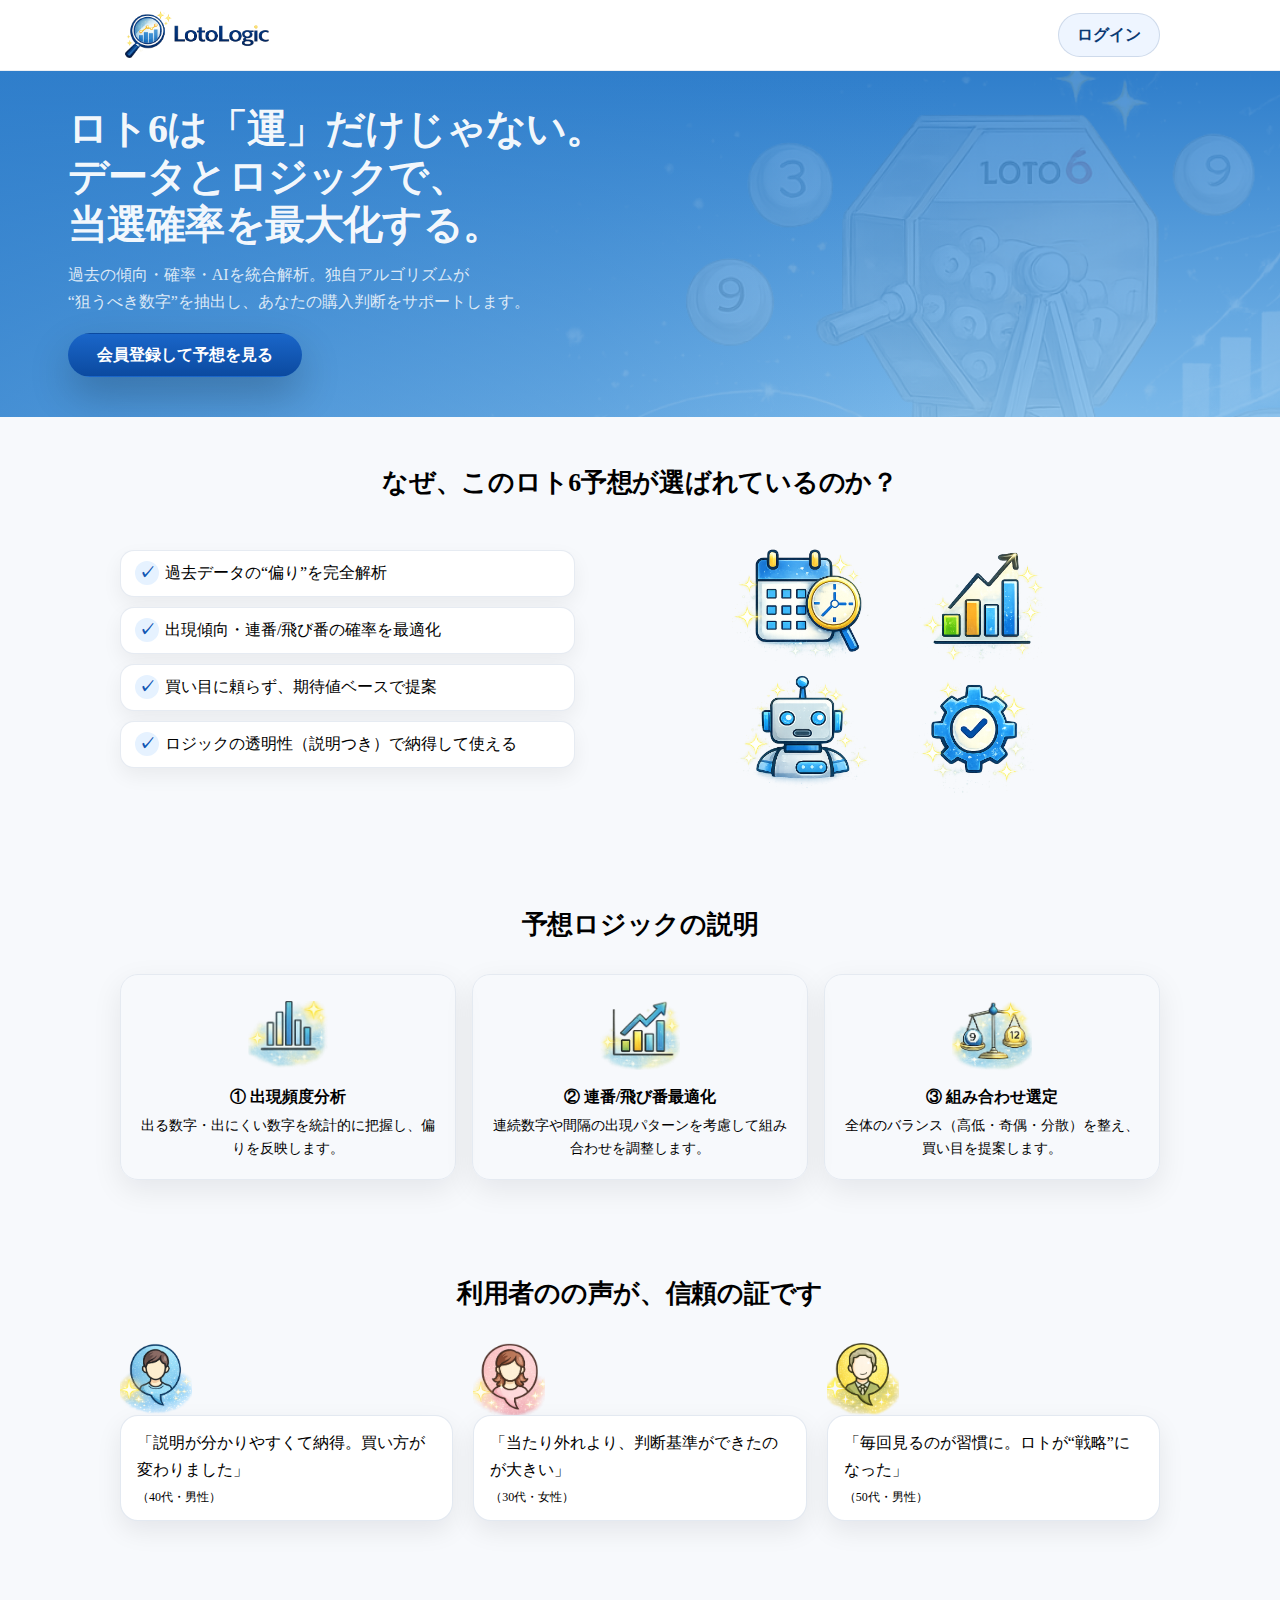
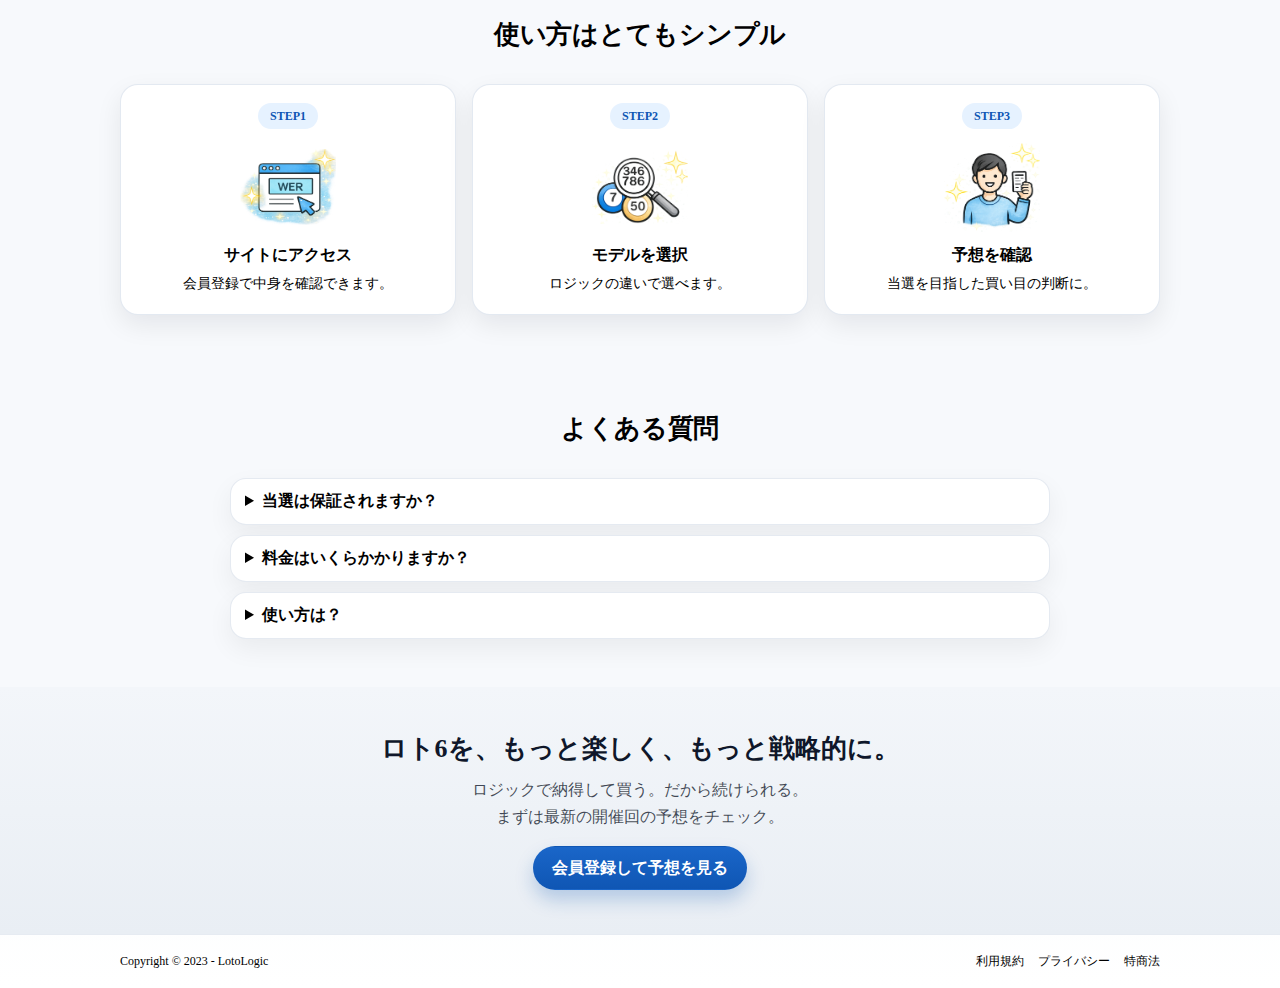
<file: frontend/index.html>
<!doctype html>
<html lang="ja">
<head>
  <meta charset="utf-8" />
  <meta name="viewport" content="width=device-width,initial-scale=1" />
  <title>LotoLogic</title>
  <link rel="stylesheet" href="./css/style.css" />
</head>
<body>

<header class="header">
  <div class="container header__inner">
    <a class="logo" href="/">
      <img class="logo__img logo__img--header" src="./assets/logo.webp" alt="LotoLogic">
    </a>


    <nav class="nav">
      <a class="btn btn--ghost" href="login.html">ログイン</a>
    </nav>
  </div>
</header>

<main>

  <!-- HERO -->
  <section class="hero">
    <div class="container container--hero hero__inner">
      <div class="hero__left">
        <h1 class="hero__title">
          ロト6は「運」だけじゃない。<br>
          データとロジックで、<br>
          当選確率を最大化する。
        </h1>
        <p class="hero__desc">
          過去の傾向・確率・AIを統合解析。独自アルゴリズムが<br>
          “狙うべき数字”を抽出し、あなたの購入判断をサポートします。
        </p>

        <div class="hero__cta">
          <a class="btn btn--primary" href="login.html">会員登録して予想を見る</a>
        </div>
      </div>
    </div>
  </section>

  <!-- WHY -->
  <section class="section reason">
    <div class="container">
      <h2 class="section__title">なぜ、このロト6予想が選ばれているのか？</h2>

      <div class="reason__layout">
        <div class="reason__media">
          <img src="./assets/reason-icons.webp"
              alt="理由アイコン"
              width="1280"
              height="640"
              loading="lazy"
              decoding="async">
        </div>

        <ul class="checklist reason__list">
          <li>過去データの“偏り”を完全解析</li>
          <li>出現傾向・連番/飛び番の確率を最適化</li>
          <li>買い目に頼らず、期待値ベースで提案</li>
          <li>ロジックの透明性（説明つき）で納得して使える</li>
        </ul>
      </div>
    </div>
  </section>


  <!-- LOGIC -->
  <section class="section section--alt">
    <div class="container">
      <h2 class="section__title">予想ロジックの説明</h2>

      <div class="cards3">
        <article class="card">
          <div class="card__icon">
            <img src="./assets/logic-frequency.webp"
                alt="出現頻度分析"
                width="56"
                height="56"
                loading="lazy">
          </div>
          <h3 class="card__title">① 出現頻度分析</h3>
          <p class="card__text">出る数字・出にくい数字を統計的に把握し、偏りを反映します。</p>
        </article>

        <article class="card">
          <div class="card__icon">
            <img src="./assets/logic-trend.webp"
                alt="傾向分析"
                width="56"
                height="56"
                loading="lazy">
          </div>
          <h3 class="card__title">② 連番/飛び番最適化</h3>
          <p class="card__text">連続数字や間隔の出現パターンを考慮して組み合わせを調整します。</p>
        </article>

        <article class="card">
          <div class="card__icon">
            <img src="./assets/logic-balance.webp"
                alt="組み合わせ最適化"
                width="56"
                height="56"
                loading="lazy">
          </div>
          <h3 class="card__title">③ 組み合わせ選定</h3>
          <p class="card__text">全体のバランス（高低・奇偶・分散）を整え、買い目を提案します。</p>
        </article>
      </div>
    </div>
  </section>

  <!-- TESTIMONIALS -->
  <section class="section">
    <div class="container">
      <h2 class="section__title">利用者のの声が、信頼の証です</h2>

      <div class="voices">
        <article class="voice">
          <div class="voice__avatar">
            <img src="./assets/voice-1.webp" alt="" width="56" height="56" loading="lazy">
          </div>
          <div class="voice__bubble">
            <p class="voice__text">「説明が分かりやすくて納得。買い方が変わりました」</p>
            <p class="voice__meta">（40代・男性）</p>
          </div>
        </article>

        <article class="voice">
          <div class="voice__avatar">
            <img src="./assets/voice-2.webp" alt="" width="56" height="56" loading="lazy">
          </div>
          <div class="voice__bubble">
            <p class="voice__text">「当たり外れより、判断基準ができたのが大きい」</p>
            <p class="voice__meta">（30代・女性）</p>
          </div>
        </article>

        <article class="voice">
          <div class="voice__avatar">
            <img src="./assets/voice-3.webp" alt="" width="56" height="56" loading="lazy">
          </div>
          <div class="voice__bubble">
            <p class="voice__text">「毎回見るのが習慣に。ロトが“戦略”になった」</p>
            <p class="voice__meta">（50代・男性）</p>
          </div>
        </article>
      </div>
    </div>
  </section>


  <!-- STEPS -->
  <section class="section section--alt">
    <div class="container">
      <h2 class="section__title">使い方はとてもシンプル</h2>

      <div class="steps">
        <article class="step">
          <p class="step__badge">STEP1</p>
          <div class="step__icon">
            <img src="./assets/step-1.webp" alt="" width="96" height="96" loading="lazy">
          </div>
          <h3 class="step__title">サイトにアクセス</h3>
          <p class="step__text">会員登録で中身を確認できます。</p>
        </article>

        <article class="step">
          <p class="step__badge">STEP2</p>
          <div class="step__icon">
            <img src="./assets/step-2.webp" alt="" width="96" height="96" loading="lazy">
          </div>
          <h3 class="step__title">モデルを選択</h3>
          <p class="step__text">ロジックの違いで選べます。</p>
        </article>

        <article class="step">
          <p class="step__badge">STEP3</p>
          <div class="step__icon">
            <img src="./assets/step-3.webp" alt="" width="96" height="96" loading="lazy">
          </div>
          <h3 class="step__title">予想を確認</h3>
          <p class="step__text">当選を目指した買い目の判断に。</p>
        </article>
      </div>
    </div>
  </section>


  <!-- FAQ -->
  <section class="section">
    <div class="container">
      <h2 class="section__title">よくある質問</h2>

      <div class="faq">
        <details class="faq__item">
          <summary>当選は保証されますか？</summary>
          <p>保証はできません。過去データの解析とロジックに基づき、判断材料を提供します。</p>
        </details>
        <details class="faq__item">
          <summary>料金はいくらかかりますか？</summary>
          <p>月額500円です。Stripe決済でいつでも解約できます。</p>
        </details>
        <details class="faq__item">
          <summary>使い方は？</summary>
          <p>開催中の回を確認し、モデルを選ぶだけで予想が表示されます。</p>
        </details>
      </div>
    </div>
  </section>

  <!-- BOTTOM CTA -->
  <section class="bottom-cta">
    <div class="container bottom-cta__inner">
      <h2 class="bottom-cta__title">ロト6を、もっと楽しく、もっと戦略的に。</h2>
      <p class="bottom-cta__text">
        ロジックで納得して買う。だから続けられる。<br>
        まずは最新の開催回の予想をチェック。
      </p>
      <div class="bottom-cta__buttons">
        <a class="btn btn--primary" href="login.html">会員登録して予想を見る</a>
      </div>
    </div>
  </section>

</main>

<footer class="footer">
  <div class="container footer__inner">
    <p class="footer__copy">Copyright © 2023 - LotoLogic</p>
    <div class="footer__links">
      <a href="terms.html">利用規約</a>
      <a href="privacy.html">プライバシー</a>
      <a href="tokusho.html">特商法</a>
    </div>
  </div>
</footer>

</body>
</html>
</file>
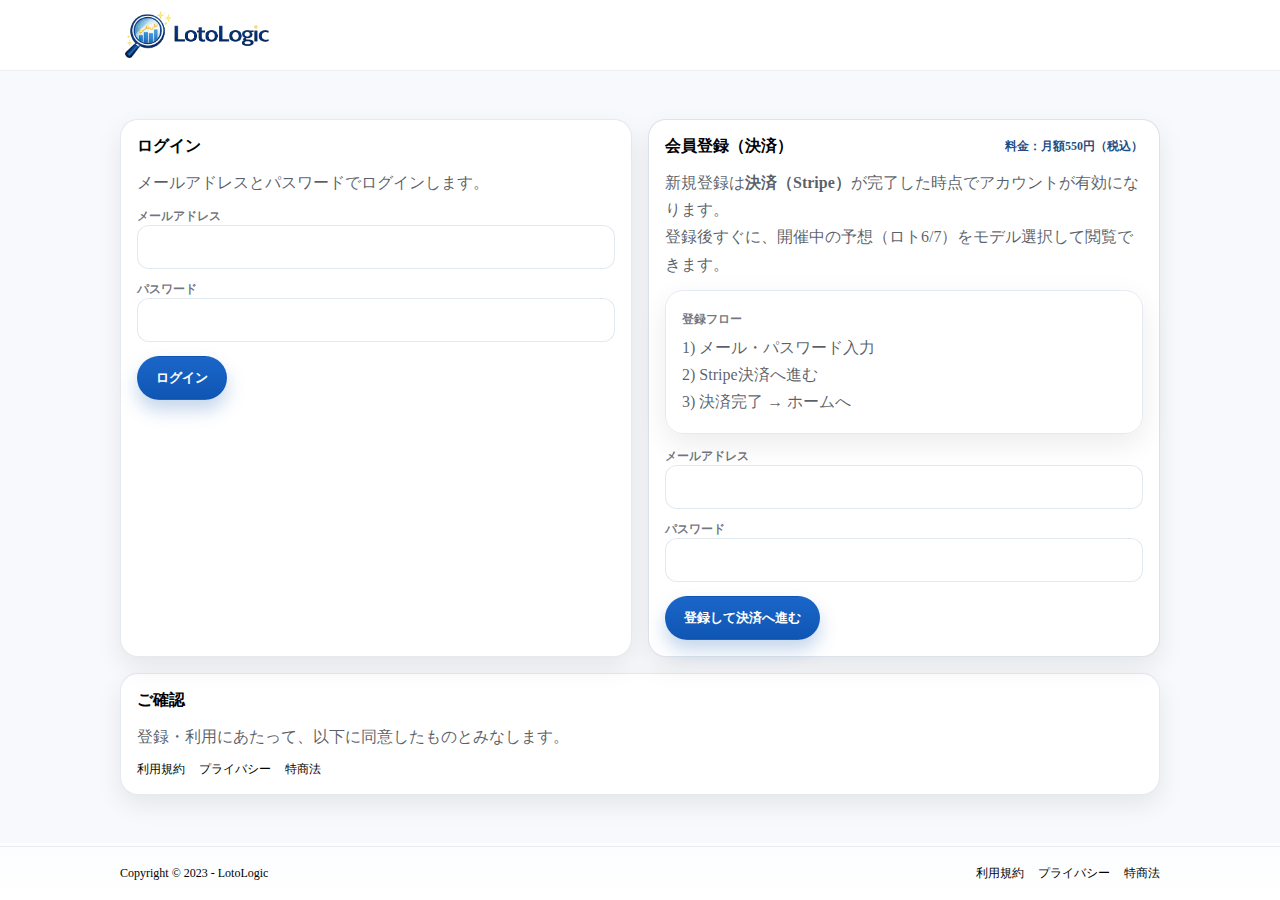
<file: frontend/home.html>
<!doctype html>
<html lang="ja">
<head>
  <meta charset="utf-8" />
  <meta name="viewport" content="width=device-width,initial-scale=1" />
  <title>ホーム | LotoLogic</title>
  <link rel="stylesheet" href="./css/style.css" />
</head>

<body class="page-home">

<header class="header">
  <div class="container header__inner">
    <a class="logo" href="index.html">
      <img class="logo__img logo__img--header" src="./assets/logo.webp" alt="LotoLogic">
    </a>

    <nav class="nav">
      <a class="btn btn--ghost" href="mypage.html">MYページ</a>
    </nav>
  </div>
</header>

<!-- サブナビ（タブ） -->
<div class="subnav">
  <div class="container subnav__inner">
    <a class="tab" href="home.html">ホーム</a>
    <a class="tab" href="loto6-logic.html">ロト6ロジック予想</a>
    <a class="tab" href="loto7-logic.html">ロト7ロジック予想</a>
    <a class="tab" href="loto6-fortune.html">ロト6占い予想</a>
    <a class="tab" href="loto7-fortune.html">ロト7占い予想</a>
    <a class="tab" href="results.html">当選結果</a>
    <a class="tab" href="mypage.html">MYページ</a>
  </div>
</div>

<main>
  <section class="section">
    <div class="container">

      <!-- ① 最新の抽選結果 -->
      <section class="panel panel--result">
        <div class="panel__head">
          <h2 class="panel__title">最新の抽選結果</h2>
          <a class="panel__link" href="results.html">過去の結果 →</a>
        </div>

        <div class="results-grid">
          <article class="result-card result-card--l6">
            <div class="result-head">
              <span class="badge badge--blue">ロト6</span>
              <p class="result-meta">第<span>1922</span>回（2026-01-08）</p>
            </div>

            <div class="nums nums--sm">
              <span class="num">04</span>
              <span class="num">12</span>
              <span class="num">15</span>
              <span class="num">18</span>
              <span class="num">26</span>
              <span class="num">40</span>
            </div>

            <a class="mini-link" href="results.html">詳細を見る →</a>
          </article>

          <article class="result-card result-card--l7">
            <div class="result-head">
              <span class="badge badge--gold">ロト7</span>
              <p class="result-meta">第<span>630</span>回（2026-01-09）</p>
            </div>

            <div class="nums nums--sm">
              <span class="num">04</span>
              <span class="num">12</span>
              <span class="num">15</span>
              <span class="num">18</span>
              <span class="num">26</span>
              <span class="num">40</span>
              <span class="num">41</span>
            </div>

            <a class="mini-link" href="results.html">詳細を見る →</a>
          </article>
        </div>
      </section>

      <!-- ② 開催中 -->
      <section class="panel panel--featured">
        <div class="panel__head">
          <h2 class="panel__title">開催中</h2>
        </div>

        <div class="draw-cards">
          <article class="draw-card">
            <span class="badge badge--blue">ロト6</span>
            <p class="draw-card__meta">第1923回（抽選日：2026-01-15）</p>
            <a class="btn btn--primary" href="loto6-logic.html">
              おすすめ予想を見る
            </a>
          </article>

          <article class="draw-card">
            <span class="badge badge--gold">ロト7</span>
            <p class="draw-card__meta">第631回（抽選日：2026-01-16）</p>
            <a class="btn btn--primary" href="loto7-fortune.html">
              おすすめ予想を見る
            </a>
          </article>
        </div>
      </section>

      
    </div>
  </section>
</main>

<footer class="footer">
  <div class="container footer__inner">
    <p class="footer__copy">Copyright © 2023 - LotoLogic</p>
    <div class="footer__links">
      <a href="terms.html">利用規約</a>
      <a href="privacy.html">プライバシー</a>
      <a href="tokusho.html">特商法</a>
    </div>
  </div>
</footer>

<script>window.LOTO_ENGINE_BASE="";</script>
<script src="./js/auth.js"></script>
<script>LotoAuth.requirePremium();</script>
</body>
</html>
</file>
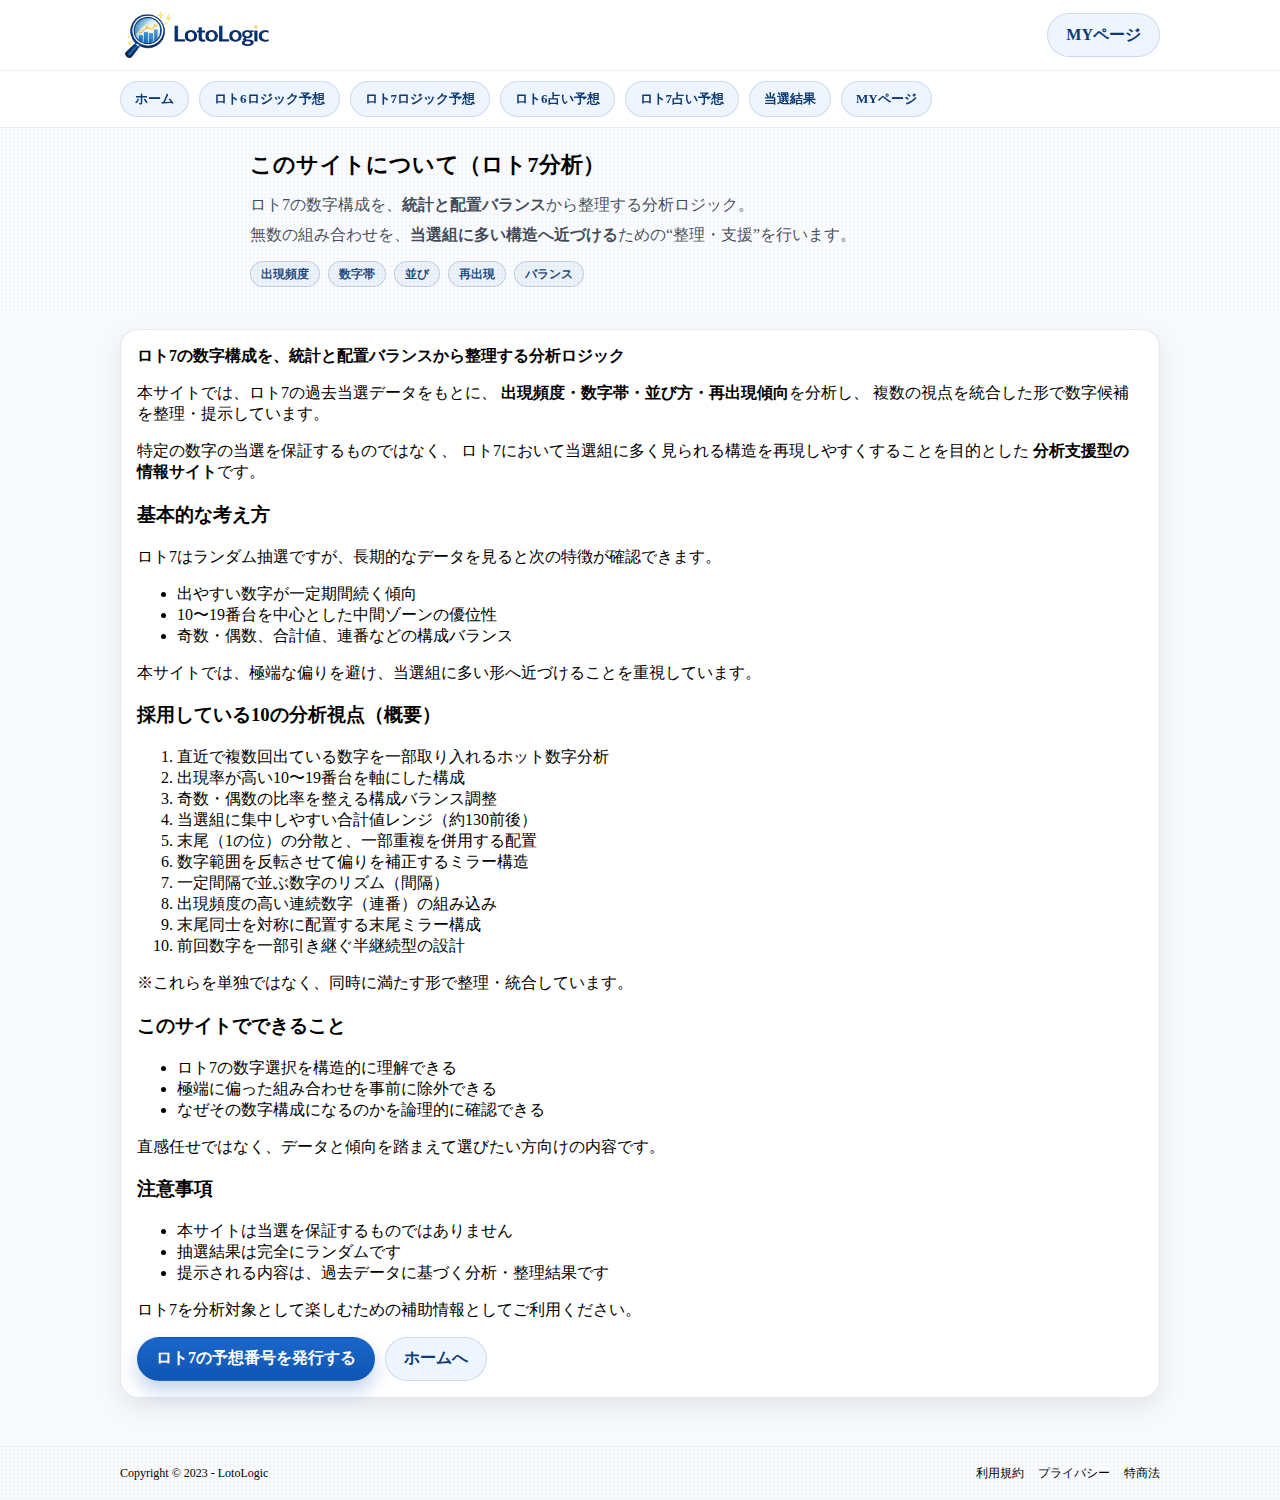
<file: frontend/logic-loto7.html>
<!doctype html>
<html lang="ja">
<head>
  <meta charset="utf-8" />
  <meta name="viewport" content="width=device-width,initial-scale=1" />
  <title>このサイトについて（ロト7分析） | LotoLogic</title>
  <link rel="stylesheet" href="./css/style.css" />
</head>

<body class="page-logic page-logic--loto7">

<header class="header">
  <div class="container header__inner">
    <a class="logo" href="home.html">
      <img class="logo__img logo__img--header" src="./assets/logo.webp" alt="LotoLogic">
    </a>
    <nav class="nav">
      <a class="btn btn--ghost" href="mypage.html">MYページ</a>
    </nav>
  </div>
</header>

<div class="subnav">
  <div class="container subnav__inner">
    <a class="tab" href="home.html">ホーム</a>
    <a class="tab" href="loto6-logic.html">ロト6ロジック予想</a>
    <a class="tab" href="loto7-logic.html">ロト7ロジック予想</a>
    <a class="tab" href="loto6-fortune.html">ロト6占い予想</a>
    <a class="tab" href="loto7-fortune.html">ロト7占い予想</a>
    <a class="tab" href="results.html">当選結果</a>
    <a class="tab" href="mypage.html">MYページ</a>
  </div>
</div>

<main class="logic-page">

  <!-- HERO（画像なし 1カラム） -->
  <section class="logic-hero">
    <div class="container">
      <div class="logic-hero__inner logic-hero__inner--single">
        <div class="logic-hero__left logic-hero__left--center">
          <h1 class="logic-hero__title">このサイトについて（ロト7分析）</h1>
          <p class="logic-hero__lead">
            ロト7の数字構成を、<strong>統計と配置バランス</strong>から整理する分析ロジック。<br>
            無数の組み合わせを、<strong>当選組に多い構造へ近づける</strong>ための“整理・支援”を行います。
          </p>

          <div class="logic-hero__chips" aria-hidden="true">
            <span class="chip">出現頻度</span>
            <span class="chip">数字帯</span>
            <span class="chip">並び</span>
            <span class="chip">再出現</span>
            <span class="chip">バランス</span>
          </div>
        </div>
      </div>
    </div>
  </section>

  <!-- 本文 -->
  <section class="section">
    <div class="container">

      <section class="panel analysis-about">
        <div class="panel__head">
          <h2 class="panel__title">ロト7の数字構成を、統計と配置バランスから整理する分析ロジック</h2>
        </div>

        <div class="about-box about-box--lead">
          <p>
            本サイトでは、ロト7の過去当選データをもとに、
            <strong>出現頻度・数字帯・並び方・再出現傾向</strong>を分析し、
            複数の視点を統合した形で数字候補を整理・提示しています。
          </p>
          <p>
            特定の数字の当選を保証するものではなく、
            ロト7において当選組に多く見られる構造を再現しやすくすることを目的とした
            <strong>分析支援型の情報サイト</strong>です。
          </p>
        </div>

        <div class="about-box">
          <h3 class="about-title">基本的な考え方</h3>
          <p class="about-note">
            ロト7はランダム抽選ですが、長期的なデータを見ると次の特徴が確認できます。
          </p>
          <ul class="about-list">
            <li>出やすい数字が一定期間続く傾向</li>
            <li>10〜19番台を中心とした中間ゾーンの優位性</li>
            <li>奇数・偶数、合計値、連番などの構成バランス</li>
          </ul>
          <p class="about-note">
            本サイトでは、極端な偏りを避け、当選組に多い形へ近づけることを重視しています。
          </p>
        </div>

        <div class="about-box">
          <h3 class="about-title">採用している10の分析視点（概要）</h3>
          <ol class="about-ol">
            <li>直近で複数回出ている数字を一部取り入れるホット数字分析</li>
            <li>出現率が高い10〜19番台を軸にした構成</li>
            <li>奇数・偶数の比率を整える構成バランス調整</li>
            <li>当選組に集中しやすい合計値レンジ（約130前後）</li>
            <li>末尾（1の位）の分散と、一部重複を併用する配置</li>
            <li>数字範囲を反転させて偏りを補正するミラー構造</li>
            <li>一定間隔で並ぶ数字のリズム（間隔）</li>
            <li>出現頻度の高い連続数字（連番）の組み込み</li>
            <li>末尾同士を対称に配置する末尾ミラー構成</li>
            <li>前回数字を一部引き継ぐ半継続型の設計</li>
          </ol>
          <p class="about-note">※これらを単独ではなく、同時に満たす形で整理・統合しています。</p>
        </div>

        <div class="about-box">
          <h3 class="about-title">このサイトでできること</h3>
          <ul class="about-list about-list--ok">
            <li>ロト7の数字選択を構造的に理解できる</li>
            <li>極端に偏った組み合わせを事前に除外できる</li>
            <li>なぜその数字構成になるのかを論理的に確認できる</li>
          </ul>
          <p class="about-note">
            直感任せではなく、データと傾向を踏まえて選びたい方向けの内容です。
          </p>
        </div>

        <div class="about-box about-box--warn">
          <h3 class="about-title">注意事項</h3>
          <ul class="about-list about-list--warn">
            <li>本サイトは当選を保証するものではありません</li>
            <li>抽選結果は完全にランダムです</li>
            <li>提示される内容は、過去データに基づく分析・整理結果です</li>
          </ul>
          <p class="about-note">
            ロト7を分析対象として楽しむための補助情報としてご利用ください。
          </p>
        </div>

        <div class="logic-bottom-cta">
          <a class="btn btn--primary" href="loto7-logic.html">ロト7の予想番号を発行する</a>
          <a class="btn btn--ghost" href="home.html">ホームへ</a>
        </div>

      </section>

    </div>
  </section>

</main>

<footer class="footer">
  <div class="container footer__inner">
    <p class="footer__copy">Copyright © 2023 - LotoLogic</p>
    <div class="footer__links">
      <a href="terms.html">利用規約</a>
      <a href="privacy.html">プライバシー</a>
      <a href="tokusho.html">特商法</a>
    </div>
  </div>
</footer>

</body>
</html>
</file>
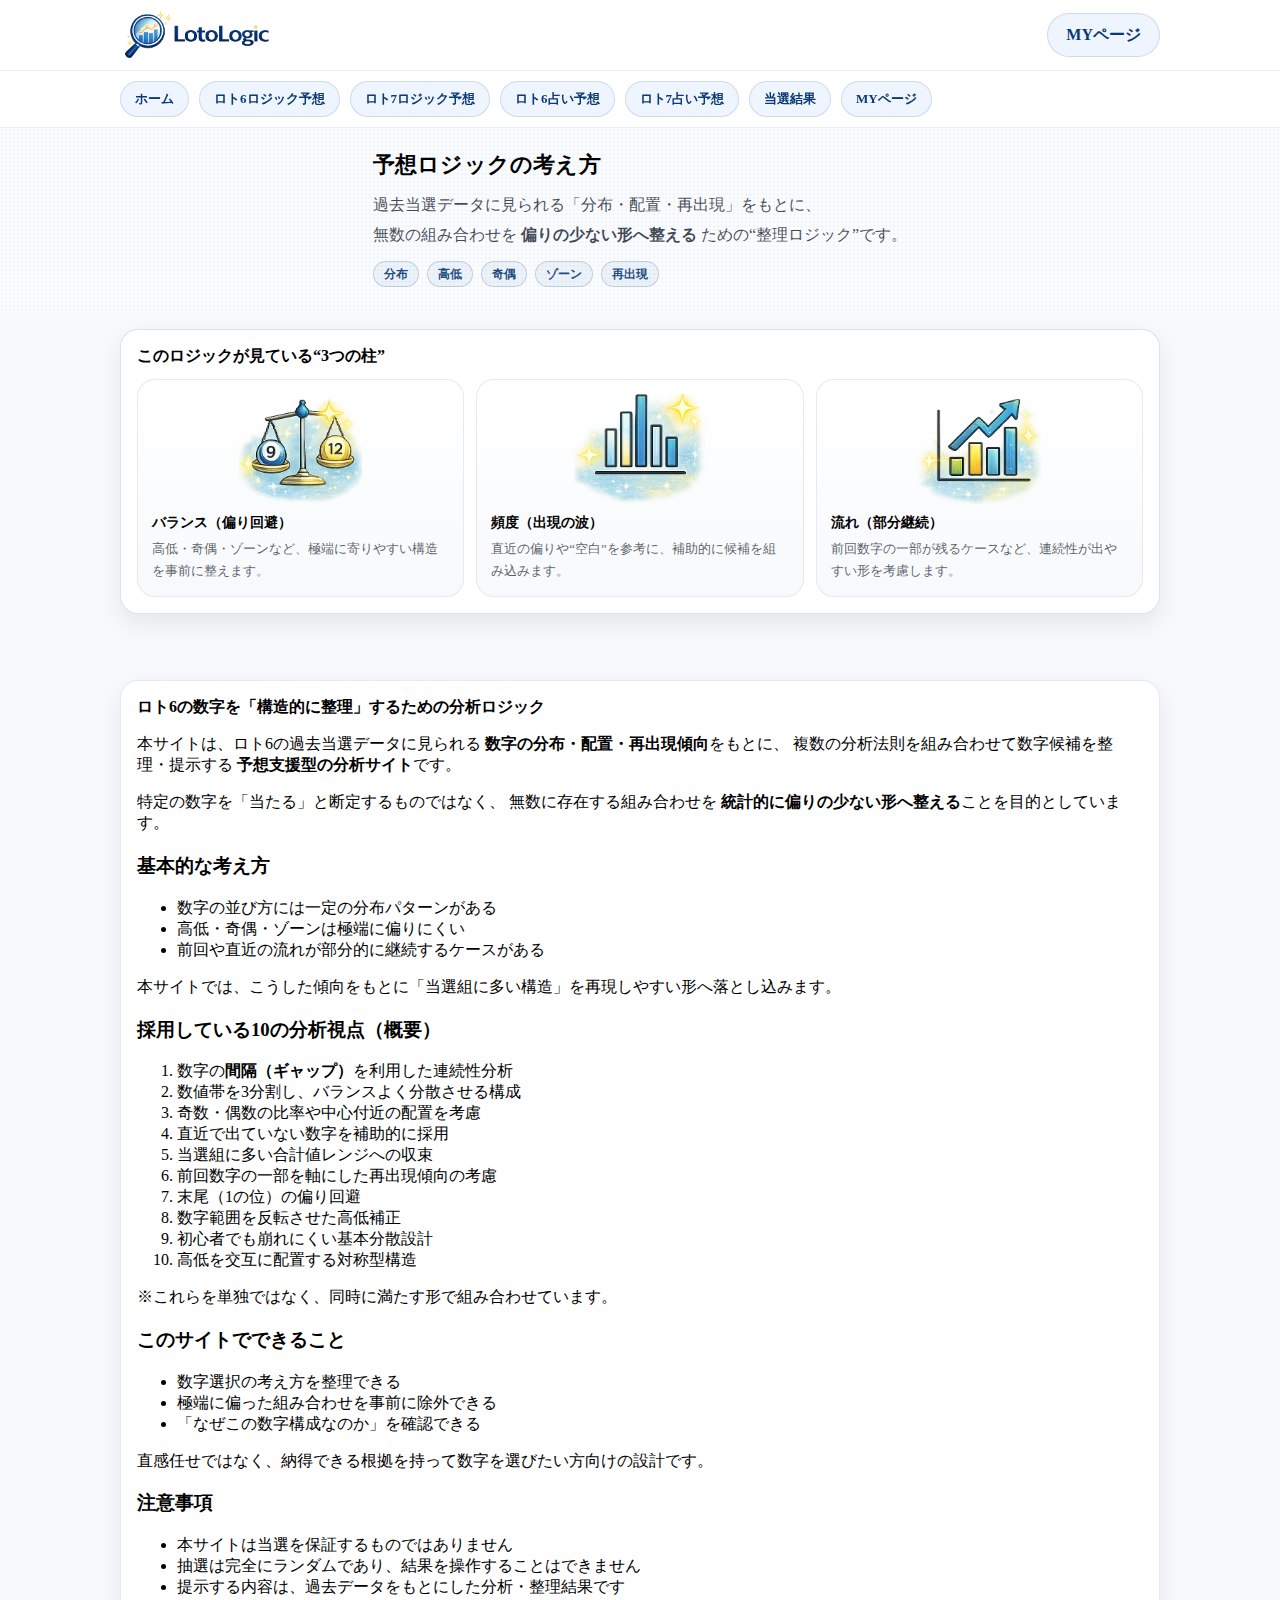
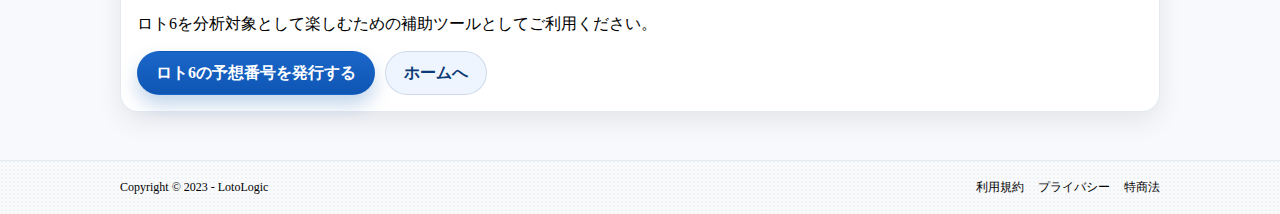
<file: frontend/logic.html>
<!doctype html>
<html lang="ja">
<head>
  <meta charset="utf-8" />
  <meta name="viewport" content="width=device-width,initial-scale=1" />
  <title>予想ロジックの説明 | LotoLogic</title>
  <link rel="stylesheet" href="./css/style.css" />
  <link href="https://fonts.googleapis.com/css2?family=IBM+Plex+Sans+JP:wght@700&display=swap" rel="stylesheet">
</head>

<body class="page-logic">

<header class="header">
  <div class="container header__inner">
    <a class="logo" href="home.html">
      <img class="logo__img logo__img--header" src="./assets/logo.webp" alt="LotoLogic">
    </a>
    <nav class="nav">
      <a class="btn btn--ghost" href="mypage.html">MYページ</a>
    </nav>
  </div>
</header>

<div class="subnav">
  <div class="container subnav__inner">
    <a class="tab" href="home.html">ホーム</a>
    <a class="tab" href="loto6-logic.html">ロト6ロジック予想</a>
    <a class="tab" href="loto7-logic.html">ロト7ロジック予想</a>
    <a class="tab" href="loto6-fortune.html">ロト6占い予想</a>
    <a class="tab" href="loto7-fortune.html">ロト7占い予想</a>
    <a class="tab" href="results.html">当選結果</a>
    <a class="tab" href="mypage.html">MYページ</a>
  </div>
</div>

<main class="logic-page">

  <!-- HERO -->
  <section class="logic-hero">
    <div class="container logic-hero__inner">
      <div class="logic-hero__left">
        <h1 class="logic-hero__title">予想ロジックの考え方</h1>
        <p class="logic-hero__lead">
          過去当選データに見られる「分布・配置・再出現」をもとに、<br>
          無数の組み合わせを <strong>偏りの少ない形へ整える</strong> ための“整理ロジック”です。
        </p>

        <div class="logic-hero__chips" aria-hidden="true">
          <span class="chip">分布</span>
          <span class="chip">高低</span>
          <span class="chip">奇偶</span>
          <span class="chip">ゾーン</span>
          <span class="chip">再出現</span>
        </div>

      </div>

      <div class="logic-hero__right" aria-hidden="true">
        <img class="logic-hero__img" src="./assets/hero-loto6-logic.webp" alt="">
      </div>
    </div>
  </section>

  <!-- 3つの柱 -->
  <section class="section">
    <div class="container">
      <div class="panel panel--featured">
        <div class="panel__head">
          <h2 class="panel__title">このロジックが見ている“3つの柱”</h2>
        </div>

        <div class="logic-cards">
          <article class="logic-card">
            <img src="./assets/logic-balance.webp" alt="" aria-hidden="true">
            <h3>バランス（偏り回避）</h3>
            <p>高低・奇偶・ゾーンなど、極端に寄りやすい構造を事前に整えます。</p>
          </article>

          <article class="logic-card">
            <img src="./assets/logic-frequency.webp" alt="" aria-hidden="true">
            <h3>頻度（出現の波）</h3>
            <p>直近の偏りや“空白”を参考に、補助的に候補を組み込みます。</p>
          </article>

          <article class="logic-card">
            <img src="./assets/logic-trend.webp" alt="" aria-hidden="true">
            <h3>流れ（部分継続）</h3>
            <p>前回数字の一部が残るケースなど、連続性が出やすい形を考慮します。</p>
          </article>
        </div>
      </div>
    </div>
  </section>

  <!-- ここから：あなたの説明（既存の本文を活かす） -->
  <section class="section">
    <div class="container">

      <section class="panel analysis-about" id="analysis-about">
        <div class="panel__head">
          <h2 class="panel__title">ロト6の数字を「構造的に整理」するための分析ロジック</h2>
        </div>

        <div class="about-box about-box--lead">
          <p>
            本サイトは、ロト6の過去当選データに見られる
            <strong>数字の分布・配置・再出現傾向</strong>をもとに、
            複数の分析法則を組み合わせて数字候補を整理・提示する
            <strong>予想支援型の分析サイト</strong>です。
          </p>
          <p>
            特定の数字を「当たる」と断定するものではなく、
            無数に存在する組み合わせを
            <strong>統計的に偏りの少ない形へ整える</strong>ことを目的としています。
          </p>
        </div>

        <div class="about-box">
          <h3 class="about-title">基本的な考え方</h3>
          <ul class="about-list">
            <li>数字の並び方には一定の分布パターンがある</li>
            <li>高低・奇偶・ゾーンは極端に偏りにくい</li>
            <li>前回や直近の流れが部分的に継続するケースがある</li>
          </ul>
          <p class="about-note">
            本サイトでは、こうした傾向をもとに「当選組に多い構造」を再現しやすい形へ落とし込みます。
          </p>
        </div>

        <div class="about-box">
          <h3 class="about-title">採用している10の分析視点（概要）</h3>
          <ol class="about-ol">
            <li>数字の<strong>間隔（ギャップ）</strong>を利用した連続性分析</li>
            <li>数値帯を3分割し、バランスよく分散させる構成</li>
            <li>奇数・偶数の比率や中心付近の配置を考慮</li>
            <li>直近で出ていない数字を補助的に採用</li>
            <li>当選組に多い合計値レンジへの収束</li>
            <li>前回数字の一部を軸にした再出現傾向の考慮</li>
            <li>末尾（1の位）の偏り回避</li>
            <li>数字範囲を反転させた高低補正</li>
            <li>初心者でも崩れにくい基本分散設計</li>
            <li>高低を交互に配置する対称型構造</li>
          </ol>
          <p class="about-note">※これらを単独ではなく、同時に満たす形で組み合わせています。</p>
        </div>

        <div class="about-box">
          <h3 class="about-title">このサイトでできること</h3>
          <ul class="about-list about-list--ok">
            <li>数字選択の考え方を整理できる</li>
            <li>極端に偏った組み合わせを事前に除外できる</li>
            <li>「なぜこの数字構成なのか」を確認できる</li>
          </ul>
          <p class="about-note">直感任せではなく、納得できる根拠を持って数字を選びたい方向けの設計です。</p>
        </div>

        <div class="about-box about-box--warn">
          <h3 class="about-title">注意事項</h3>
          <ul class="about-list about-list--warn">
            <li>本サイトは当選を保証するものではありません</li>
            <li>抽選は完全にランダムであり、結果を操作することはできません</li>
            <li>提示する内容は、過去データをもとにした分析・整理結果です</li>
          </ul>
          <p class="about-note">ロト6を分析対象として楽しむための補助ツールとしてご利用ください。</p>
        </div>

        <div class="logic-bottom-cta">
          <a class="btn btn--primary" href="loto6-logic.html">ロト6の予想番号を発行する</a>
          <a class="btn btn--ghost" href="home.html">ホームへ</a>
        </div>

      </section>

    </div>
  </section>

</main>

<footer class="footer">
  <div class="container footer__inner">
    <p class="footer__copy">Copyright © 2023 - LotoLogic</p>
    <div class="footer__links">
      <a href="terms.html">利用規約</a>
      <a href="privacy.html">プライバシー</a>
      <a href="tokusho.html">特商法</a>
    </div>
  </div>
</footer>

</body>
</html>
</file>
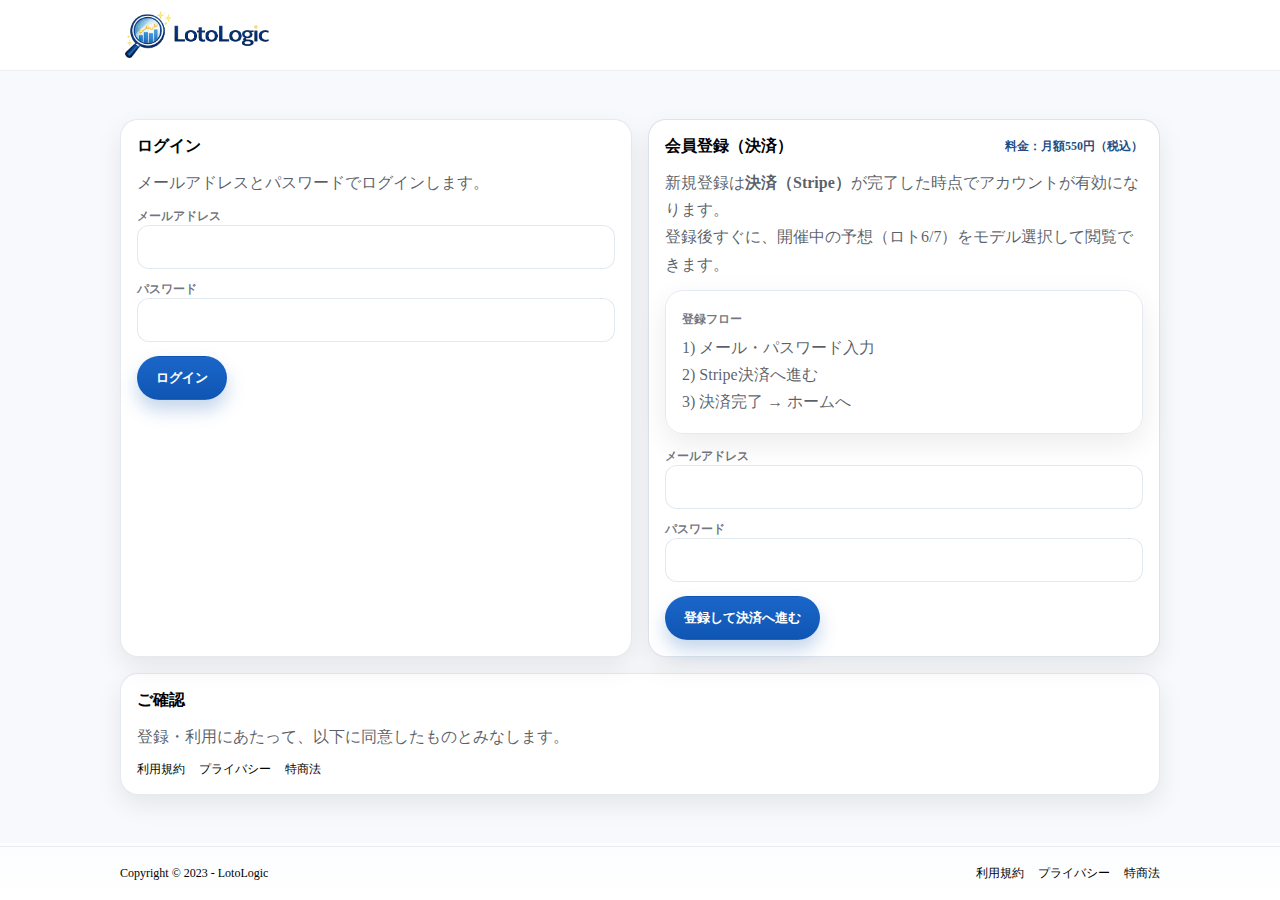
<file: frontend/login.html>
<!doctype html>
<html lang="ja">
<head>
  <meta charset="utf-8" />
  <meta name="viewport" content="width=device-width,initial-scale=1" />
  <title>ログイン・登録 | LotoLogic</title>
  <link rel="stylesheet" href="./css/style.css" />
</head>
<body>

<header class="header">
  <div class="container header__inner">
    <a class="logo" href="index.html">
      <img class="logo__img logo__img--header" src="./assets/logo.webp" alt="LotoLogic">
    </a>
  </div>
</header>

<main>
  <section class="section">
    <div class="container">

      <!-- エラー / 通知 -->
      <div id="globalMsg" class="card" style="display:none; padding:12px 16px; border-radius:12px; margin-bottom:16px; font-weight:700;"></div>

      <!-- 未課金ユーザー向け: 決済再開パネル (初期非表示) -->
      <div id="unpaidPanel" style="display:none; margin-bottom:16px;">
        <section class="panel panel--featured">
          <div class="panel__head">
            <h2 class="panel__title">決済が完了していません</h2>
          </div>
          <p class="muted-line">
            決済が完了していません。登録を続けるにはもう一度決済へ進んでください。
          </p>
          <div class="draw-card__actions" style="margin-top:14px;">
            <button type="button" class="btn btn--primary" id="resumeCheckoutBtn">決済へ進む</button>
            <button type="button" class="btn btn--outline" id="unpaidLogoutBtn">ログアウト</button>
          </div>
        </section>
      </div>

      <!-- 通常のログイン/登録フォーム (初期表示) -->
      <div id="authForms">
        <!-- 2カラム -->
        <div class="dash-grid">

          <!-- ログイン -->
          <section class="panel">
            <div class="panel__head">
              <h2 class="panel__title">ログイン</h2>
            </div>

            <form id="loginForm">
              <p class="muted-line" style="margin-bottom:10px;">
                メールアドレスとパスワードでログインします。
              </p>

              <div style="display:grid; gap:10px;">
                <label>
                  <span class="mini__label">メールアドレス</span>
                  <input type="email" id="loginEmail" required
                    style="width:100%; height:44px; padding:0 12px; border-radius:12px; border:1px solid rgba(226,232,240,.95);">
                </label>

                <label>
                  <span class="mini__label">パスワード</span>
                  <input type="password" id="loginPassword" required
                    style="width:100%; height:44px; padding:0 12px; border-radius:12px; border:1px solid rgba(226,232,240,.95);">
                </label>
              </div>

              <div class="draw-card__actions" style="margin-top:14px;">
                <button class="btn btn--primary" type="submit" id="loginBtn">ログイン</button>
              </div>
            </form>
          </section>

          <!-- 会員登録（＝決済） -->
          <section class="panel panel--featured">
            <div class="panel__head">
              <h2 class="panel__title">会員登録（決済）</h2>
              <a class="panel__link" href="#">料金：月額550円（税込）</a>
            </div>

            <p class="muted-line">
              新規登録は<strong>決済（Stripe）</strong>が完了した時点でアカウントが有効になります。<br>
              登録後すぐに、開催中の予想（ロト6/7）をモデル選択して閲覧できます。
            </p>

            <div class="card" style="margin-top:12px; text-align:left;">
              <p class="mini__label">登録フロー</p>
              <p class="muted-line" style="margin-top:6px;">
                1) メール・パスワード入力<br>
                2) Stripe決済へ進む<br>
                3) 決済完了 → ホームへ
              </p>
            </div>

            <form id="registerForm" style="margin-top:12px;">
              <div style="display:grid; gap:10px;">
                <label>
                  <span class="mini__label">メールアドレス</span>
                  <input type="email" id="regEmail" required
                    style="width:100%; height:44px; padding:0 12px; border-radius:12px; border:1px solid rgba(226,232,240,.95);">
                </label>

                <label>
                  <span class="mini__label">パスワード</span>
                  <input type="password" id="regPassword" required minlength="6"
                    style="width:100%; height:44px; padding:0 12px; border-radius:12px; border:1px solid rgba(226,232,240,.95);">
                </label>
              </div>

              <div class="draw-card__actions" style="margin-top:14px;">
                <button class="btn btn--primary" type="submit" id="regBtn">登録して決済へ進む</button>
              </div>
            </form>
          </section>

        </div>

        <!-- 注意事項（規約リンク） -->
        <section class="panel">
          <div class="panel__head">
            <h2 class="panel__title">ご確認</h2>
          </div>
          <p class="muted-line">
            登録・利用にあたって、以下に同意したものとみなします。
          </p>
          <div class="footer__links" style="margin-top:10px;">
            <a href="terms.html">利用規約</a>
            <a href="privacy.html">プライバシー</a>
            <a href="tokusho.html">特商法</a>
          </div>
        </section>
      </div>

    </div>
  </section>
</main>

<footer class="footer">
  <div class="container footer__inner">
    <p class="footer__copy">Copyright &copy; 2023 - LotoLogic</p>
    <div class="footer__links">
      <a href="terms.html">利用規約</a>
      <a href="privacy.html">プライバシー</a>
      <a href="tokusho.html">特商法</a>
    </div>
  </div>
</footer>

<script>window.LOTO_ENGINE_BASE="";</script>
<script src="./js/auth.js"></script>
<script>
(function() {
  var API = window.LOTO_ENGINE_BASE || "";
  var msgEl = document.getElementById("globalMsg");
  var params = new URLSearchParams(location.search);

  function showMsg(text, isError) {
    msgEl.textContent = text;
    msgEl.style.display = "block";
    msgEl.style.background = isError ? "rgba(239,68,68,.08)" : "rgba(34,197,94,.08)";
    msgEl.style.border = isError ? "1px solid rgba(239,68,68,.3)" : "1px solid rgba(34,197,94,.3)";
    msgEl.style.color = isError ? "#b91c1c" : "#166534";
  }

  // ------------------------------------------------------------------
  // 決済再開ヘルパー
  // ------------------------------------------------------------------
  function redirectToCheckout(btn, label) {
    var token = LotoAuth.getToken();
    console.log("[login] redirectToCheckout called, token exists:", !!token);

    if (!token) {
      showMsg("トークンが見つかりません。再度ログインしてください。", true);
      return;
    }

    btn.disabled = true;
    btn.textContent = "決済ページへ移動中…";

    fetch(API + "/billing/create-checkout-session", {
      method: "POST",
      headers: {
        "Content-Type": "application/json",
        "Authorization": "Bearer " + token
      }
    })
    .then(function(res) {
      console.log("[login] checkout response status:", res.status);
      return res.json().then(function(data) {
        if (!res.ok) {
          showMsg(data.detail || "決済セッションの作成に失敗しました", true);
          btn.disabled = false;
          btn.textContent = label;
          return;
        }
        console.log("[login] redirecting to:", data.checkout_url);
        window.location.href = data.checkout_url;
      });
    })
    .catch(function(e) {
      console.error("[login] checkout error:", e);
      showMsg("通信エラー: " + e.message, true);
      btn.disabled = false;
      btn.textContent = label;
    });
  }

  // ------------------------------------------------------------------
  // ログイン済み + 未課金: unpaid パネルを表示
  // ------------------------------------------------------------------
  function showUnpaidPanel() {
    document.getElementById("authForms").style.display = "none";
    document.getElementById("unpaidPanel").style.display = "block";
    console.log("[login] unpaid panel shown");
  }

  // ------------------------------------------------------------------
  // unpaid パネルのボタンイベント（常に登録）
  // ------------------------------------------------------------------
  document.getElementById("resumeCheckoutBtn").addEventListener("click", function() {
    console.log("[login] resumeCheckoutBtn clicked");
    redirectToCheckout(this, "決済へ進む");
  });
  document.getElementById("unpaidLogoutBtn").addEventListener("click", function() {
    console.log("[login] unpaidLogoutBtn clicked");
    LotoAuth.logout();
  });

  // ------------------------------------------------------------------
  // 初期状態の判定
  // ------------------------------------------------------------------
  var status = params.get("status");
  var payment = params.get("payment");
  var sessionId = params.get("session_id");

  if (payment === "success" && sessionId && LotoAuth.getToken()) {
    // ------------------------------------------------------------------
    // Stripe 決済完了後のリダイレクト → verify-session で is_premium 更新
    // ------------------------------------------------------------------
    console.log("[login] payment=success, verifying session:", sessionId);
    showMsg("決済を確認中です…しばらくお待ちください。", false);
    document.getElementById("authForms").style.display = "none";

    fetch(API + "/billing/verify-session?session_id=" + encodeURIComponent(sessionId), {
      headers: { "Authorization": "Bearer " + LotoAuth.getToken() }
    })
    .then(function(res) {
      return res.json().then(function(data) { return { ok: res.ok, data: data }; });
    })
    .then(function(result) {
      if (result.ok) {
        console.log("[login] verify-session success:", result.data);
        showMsg("決済が完了しました！ホームへ移動します。", false);
        // ユーザー情報を更新
        var user = LotoAuth.getUser() || {};
        user.is_premium = true;
        LotoAuth.setUser(user);
        setTimeout(function() {
          window.location.href = "home.html";
        }, 1000);
      } else {
        console.error("[login] verify-session failed:", result.data);
        showMsg(result.data.detail || "決済の確認に失敗しました。", true);
        document.getElementById("authForms").style.display = "block";
      }
    })
    .catch(function(e) {
      console.error("[login] verify-session error:", e);
      showMsg("決済確認中にエラーが発生しました: " + e.message, true);
      document.getElementById("authForms").style.display = "block";
    });

  } else if (LotoAuth.getToken()) {
    // ------------------------------------------------------------------
    // トークンあり → /auth/me で is_premium 確認
    // ------------------------------------------------------------------
    console.log("[login] token found, checking /auth/me");
    fetch(API + "/auth/me", {
      headers: { "Authorization": "Bearer " + LotoAuth.getToken() }
    })
    .then(function(res) {
      if (res.status === 401) {
        LotoAuth.removeToken();
        LotoAuth.removeUser();
        if (status === "cancelled") {
          showMsg("決済がキャンセルされました。再度登録してください。", true);
        }
        return null;
      }
      return res.json();
    })
    .then(function(user) {
      if (!user) return;
      LotoAuth.setUser(user);
      console.log("[login] user:", user.email, "is_premium:", user.is_premium);

      if (user.is_premium) {
        window.location.href = "home.html";
        return;
      }

      if (status === "cancelled") {
        showMsg("決済がキャンセルされました。登録を続けるにはもう一度決済へ進んでください。", true);
      } else if (status === "unpaid") {
        showMsg("決済が完了していません。登録を続けるにはもう一度決済へ進んでください。", true);
      }
      showUnpaidPanel();
    })
    .catch(function(e) {
      console.error("[login] /auth/me error:", e);
    });

  } else {
    // ------------------------------------------------------------------
    // トークンなし → フォーム表示
    // ------------------------------------------------------------------
    console.log("[login] no token found");
    if (status === "cancelled") {
      showMsg("決済がキャンセルされました。再度お試しください。", true);
    }
  }

  // ------------------------------------------------------------------
  // ログインフォーム
  // ------------------------------------------------------------------
  document.getElementById("loginForm").addEventListener("submit", function(e) {
    e.preventDefault();
    var btn = document.getElementById("loginBtn");
    btn.disabled = true;
    btn.textContent = "ログイン中…";

    fetch(API + "/auth/login", {
      method: "POST",
      headers: { "Content-Type": "application/json" },
      body: JSON.stringify({
        email: document.getElementById("loginEmail").value,
        password: document.getElementById("loginPassword").value
      })
    })
    .then(function(res) {
      return res.json().then(function(data) { return { ok: res.ok, data: data }; });
    })
    .then(function(result) {
      if (!result.ok) {
        showMsg(result.data.detail || "ログインに失敗しました", true);
        btn.disabled = false;
        btn.textContent = "ログイン";
        return;
      }

      LotoAuth.setToken(result.data.access_token);
      LotoAuth.setUser(result.data.user);

      return fetch(API + "/auth/me", {
        headers: { "Authorization": "Bearer " + result.data.access_token }
      })
      .then(function(meRes) { return meRes.json(); })
      .then(function(meData) {
        LotoAuth.setUser(meData);
        if (meData.is_premium) {
          window.location.href = "home.html";
        } else {
          btn.textContent = "決済ページへ移動中…";
          redirectToCheckout(btn, "ログイン");
        }
      });
    })
    .catch(function(e) {
      console.error("[login] login error:", e);
      showMsg("通信エラー: " + e.message, true);
      btn.disabled = false;
      btn.textContent = "ログイン";
    });
  });

  // ------------------------------------------------------------------
  // 登録フォーム → 即 Stripe Checkout
  // ------------------------------------------------------------------
  document.getElementById("registerForm").addEventListener("submit", function(e) {
    e.preventDefault();
    var btn = document.getElementById("regBtn");
    btn.disabled = true;
    btn.textContent = "登録中…";

    fetch(API + "/auth/register", {
      method: "POST",
      headers: { "Content-Type": "application/json" },
      body: JSON.stringify({
        email: document.getElementById("regEmail").value,
        password: document.getElementById("regPassword").value
      })
    })
    .then(function(res) {
      return res.json().then(function(data) { return { ok: res.ok, data: data }; });
    })
    .then(function(result) {
      if (!result.ok) {
        showMsg(result.data.detail || "登録に失敗しました", true);
        btn.disabled = false;
        btn.textContent = "登録して決済へ進む";
        return;
      }

      LotoAuth.setToken(result.data.access_token);
      LotoAuth.setUser(result.data.user);

      btn.textContent = "決済ページへ移動中…";
      redirectToCheckout(btn, "登録して決済へ進む");
    })
    .catch(function(e) {
      console.error("[login] register error:", e);
      showMsg("通信エラー: " + e.message, true);
      btn.disabled = false;
      btn.textContent = "登録して決済へ進む";
    });
  });
})();
</script>

</body>
</html>
</file>
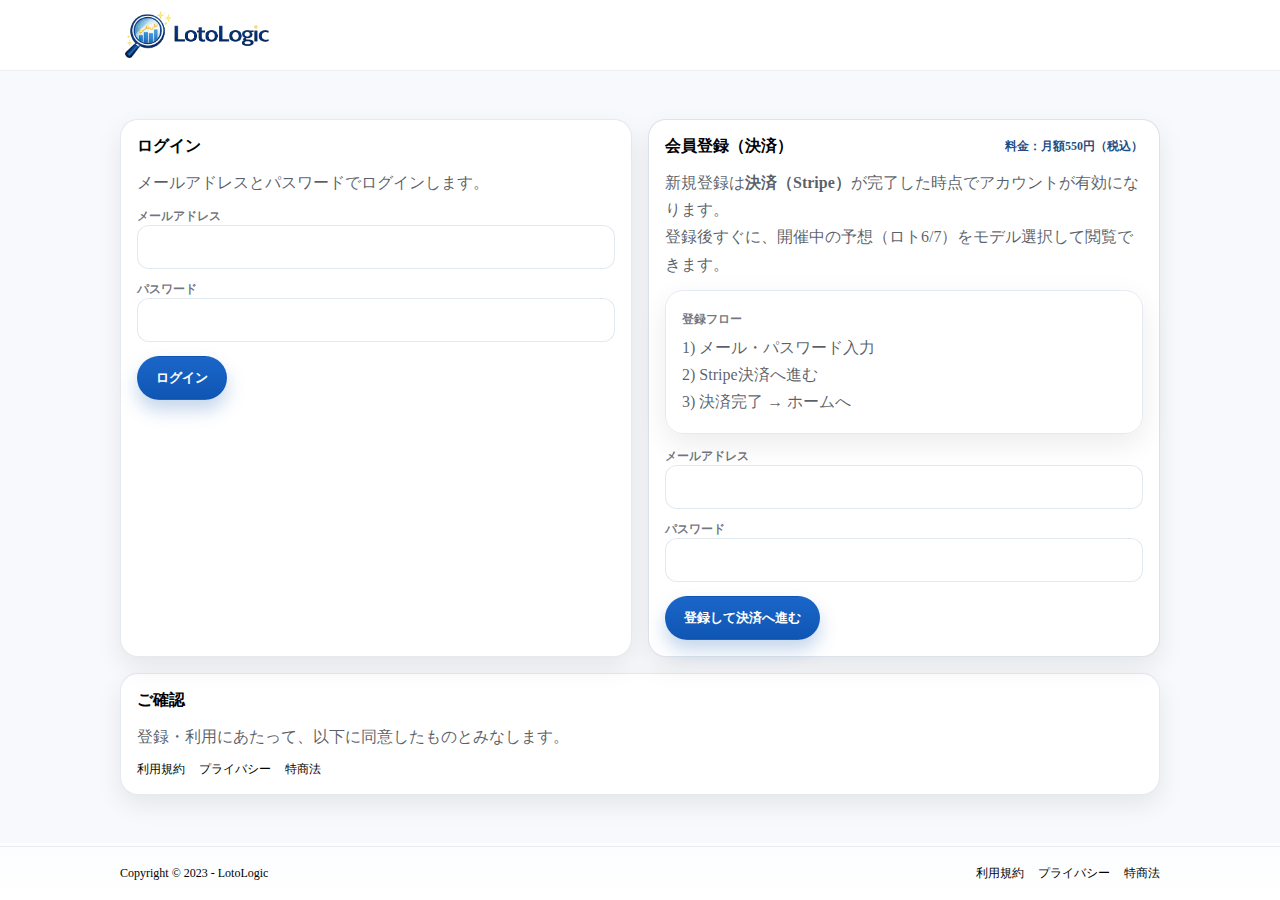
<file: frontend/loto6-fortune.html>
<!doctype html>
<html lang="ja">
<head>
  <meta charset="utf-8" />
  <meta name="viewport" content="width=device-width,initial-scale=1" />
  <title>ロト6占い予想 | LotoLogic</title>
  <link rel="stylesheet" href="./css/style.css" />
  <link href="https://fonts.googleapis.com/css2?family=IBM+Plex+Sans+JP:wght@700&display=swap" rel="stylesheet">
</head>

<body class="page-loto6-fortune" data-round="2" data-draw-date="2026-01-10">

<header class="header">
  <div class="container header__inner">
    <a class="logo" href="home.html">
      <img class="logo__img logo__img--header" src="./assets/logo.webp" alt="LotoLogic">
    </a>

    <nav class="nav">
      <a class="btn btn--ghost" href="mypage.html">MYページ</a>
    </nav>
  </div>
</header>

<!-- サブナビ（タブ） -->
<div class="subnav">
  <div class="container subnav__inner">
    <a class="tab" href="home.html">ホーム</a>
    <a class="tab" href="loto6-logic.html">ロト6ロジック予想</a>
    <a class="tab" href="loto7-logic.html">ロト7ロジック予想</a>
    <a class="tab is-active" href="loto6-fortune.html">ロト6占い予想</a>
    <a class="tab" href="loto7-fortune.html">ロト7占い予想</a>
    <a class="tab" href="results.html">当選結果</a>
    <a class="tab" href="mypage.html">MYページ</a>
  </div>
</div>

<main class="prediction-page">

  <!-- 占いHERO -->
  <section class="hero-issue fortune-hero">
    <div class="container">
        <div class="fortune-hero__card">

        <div class="fortune-hero__left">
            <h1 class="fortune-hero__title">誕生日・星座に基づく予想番号</h1>
            <p class="fortune-hero__subtitle">
            誕生日や星座を基に<br>
            ロト6予想数字をお届けします。
            </p>

            <div class="fortune-hero__label">あなたの生年月日をこちらに！</div>

            <div class="birth-select">
                <select id="birthYear"></select>
                <select id="birthMonth"></select>
                <select id="birthDay"></select>
            </div>

            <div class="issue-count">
                <label class="issue-count__label" for="issueSelect">発行数</label>
                <select id="issueSelect" class="issue-count__select"></select>
            </div>
        

            <button class="btn btn--primary issue-button" id="issueButton" type="button">
                予想番号を発行する
            </button>
            </div>
        </div>

        <div class="fortune-hero__right">
            <img src="./assets/fortune-icon.webp" alt="" aria-hidden="true" class="fortune-hero__img">
        </div>

        </div>
    </div>
    </section>



  <section class="section">
    <div class="container">

      <!-- 運勢コメント（A接続予定） -->
      <div class="card fortune-card" id="fortuneCard">
        <h2 class="card__title">今回の運勢</h2>

        <div class="prediction-state" id="fortuneState">
          <div class="prediction-state__panel">
            <span class="prediction-state__text" id="fortuneStateText">生年月日を入力して発行してください</span>
          </div>

          <img class="prediction-state__bot"
            src="./assets/fortune-icon.webp"
            alt=""
            aria-hidden="true">
        </div>

        <!-- Aから返す description を表示（3〜5行想定） -->
        <div id="fortuneText" class="fortune-text" hidden></div>
      </div>

      <!-- 予想番号表示欄 -->
      <div class="card prediction-card" style="margin-top:14px;">
        <h2 class="card__title">今回の予想番号</h2>
        <p class="prediction-box__meta">ロト6（1口・6個）／そのまま購入できます</p>

        <div id="predictionCards"></div>
      </div>

    </div>
  </section>
    <!-- 使い方（ロト6ロジック予想と同仕様） -->
　<section class="section bg-soft">
    <div class="container">

        <div class="howto">
        <h2 class="howto__title">予想番号の使い方</h2>

        <div class="howto__row">
            <div class="howto__item">
            <div class="howto__icon">
                <img src="./assets/btn-generate.webp" alt="" aria-hidden="true">
            </div>
            <div class="howto__label">STEP 1｜予想番号を発行</div>
            </div>

            <div class="howto__arrow">→</div>

            <div class="howto__item">
            <div class="howto__icon">
                <img src="./assets/ticket-single.webp" alt="" aria-hidden="true">
            </div>
            <div class="howto__label">STEP 2｜そのまま購入</div>
            </div>

            <div class="howto__arrow">→</div>

            <div class="howto__item">
            <div class="howto__icon">
                <img src="./assets/ticket-stack.webp" alt="" aria-hidden="true">
            </div>
            <div class="howto__label">STEP 3｜複数口はそのまま使う</div>
            </div>
        </div>
        </div>

    </div>
　</section>

</main>

<footer class="footer">
  <div class="container footer__inner">
    <p class="footer__copy">Copyright © 2023 - LotoLogic</p>
    <div class="footer__links">
      <a href="terms.html">利用規約</a>
      <a href="privacy.html">プライバシー</a>
      <a href="tokusho.html">特商法</a>
    </div>
  </div>
</footer>
<script>window.LOTO_ENGINE_BASE="";</script>
<script src="./js/auth.js"></script>
<script>LotoAuth.requirePremium();</script>
<script src="./js/loto6-fortune.js" defer></script>
</body>
</html>
</file>
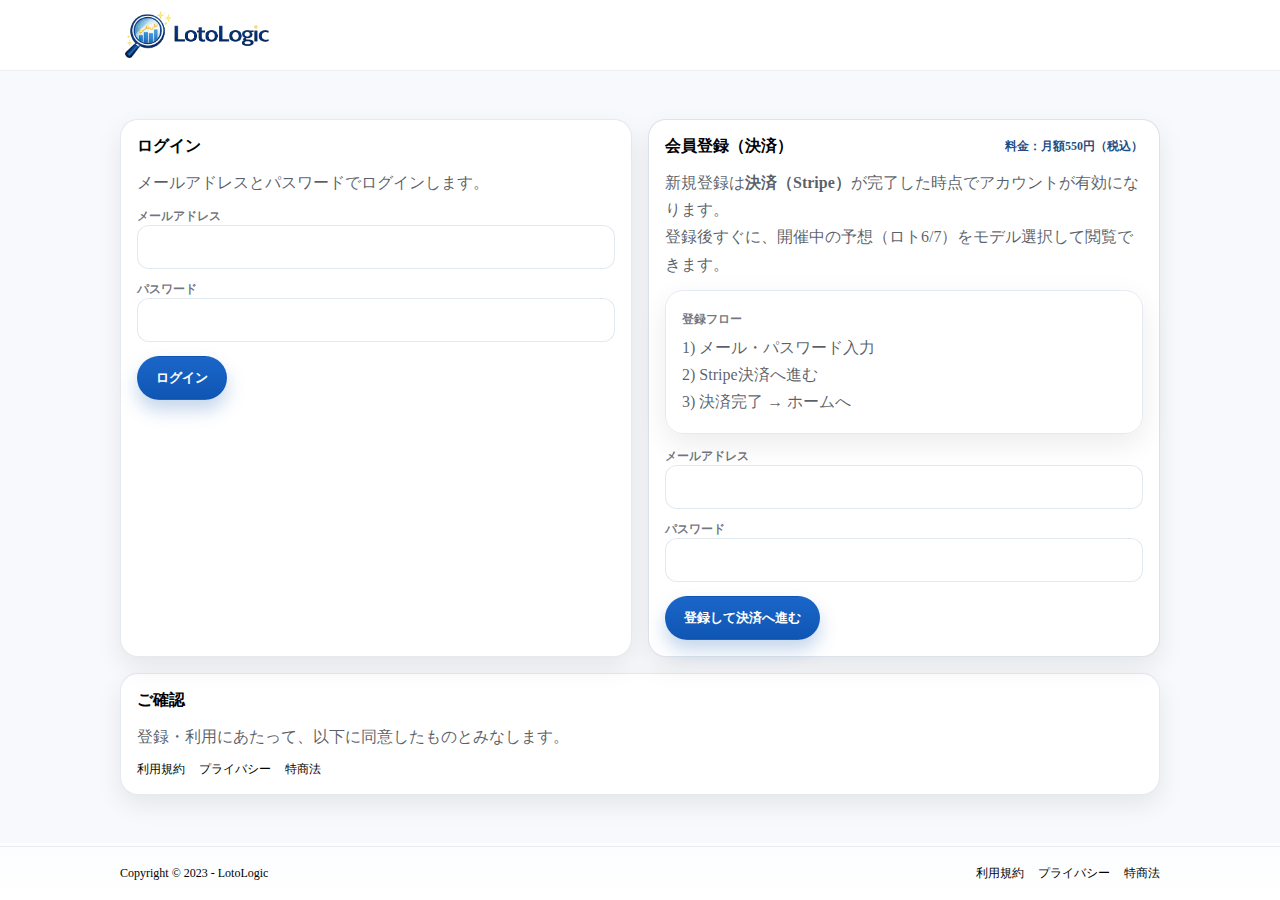
<file: frontend/loto6-logic.html>
<!doctype html>
<html lang="ja">
<head>
  <meta charset="utf-8" />
  <meta name="viewport" content="width=device-width,initial-scale=1" />
  <title>ロト6ロジック予想 | LotoLogic</title>
  <link rel="stylesheet" href="./css/style.css" />
  <link href="https://fonts.googleapis.com/css2?family=IBM+Plex+Sans+JP:wght@700&display=swap" rel="stylesheet">
</head>

<body class="page-loto6-logic">

<header class="header">
  <div class="container header__inner">
    <a class="logo" href="home.html">
      <img class="logo__img logo__img--header" src="./assets/logo.webp" alt="LotoLogic">
    </a>

    <nav class="nav">
      <a class="btn btn--ghost" href="mypage.html">MYページ</a>
    </nav>
  </div>
</header>

<!-- サブナビ（タブ） -->
<div class="subnav">
  <div class="container subnav__inner">
    <a class="tab" href="home.html">ホーム</a>
    <a class="tab" href="loto6-logic.html">ロト6ロジック予想</a>
    <a class="tab" href="loto7-logic.html">ロト7ロジック予想</a>
    <a class="tab" href="loto6-fortune.html">ロト6占い予想</a>
    <a class="tab" href="loto7-fortune.html">ロト7占い予想</a>
    <a class="tab" href="results.html">当選結果</a>
    <a class="tab" href="mypage.html">MYページ</a>
  </div>
</div>

<main class="prediction-page">

  <!-- ヒーローは section の外 -->
  <section class="hero-issue">
    <div class="hero-issue__inner">
        <h1 class="page-title">ロト6 ロジック予想</h1>

        <p class="draw-info">
        第<span id="round">-</span>回　
        抽選日：<time id="drawDate">-</time>
        </p>
    <!-- 発行数（1〜100） -->
    <div class="issue-count">
        <div class="issue-count__label">発行数</div>
        <select id="issueSelect" class="issue-count__select"></select>
    </div>
        <button class="btn btn--primary issue-button" id="issueButton" type="button">
        予想番号を発行する
        </button>
    </div>
　</section>

    
  <!-- ここから下を通常セクションに -->
  <section class="section">
    <div class="container">
      <!-- 予想番号一覧など -->



    



      <section class="section section--prediction-guide">
        <div class="container">

            <!-- 予想番号表示エリア -->
            <div class="prediction-box">
            <h2 class="prediction-box__title">今回の予想番号</h2>
            <p class="prediction-box__meta">ロト6（1口・6個）／そのまま購入できます</p>

            <!-- 状態パネル：生成中 -->
            <div class="prediction-state" id="predictionState">
                <div class="prediction-state__panel">
                    <span class="prediction-state__text" id="predictionStateText">予想番号未発行…</span>
                </div>

                <img class="prediction-state__bot"
                    src="./assets/robot-thinking.webp"
                    alt=""
                    aria-hidden="true">
                </div>

            <!-- ここに発行結果を描画する（必須） -->
            <div id="predictionCards"></div>

            </div>


            <!-- 発行後はここに numbers を入れる想定（今は非表示でOK）
            <ul class="prediction-numbers">
                <li>01</li><li>07</li><li>13</li><li>18</li><li>29</li><li>37</li>
            </ul>
            -->
            </div>

            <!-- 使い方（テキストがないところは要らない＝1行だけにする） -->
            <!-- 使い方（1行だけ） -->
            <div class="howto">
                <h2 class="howto__title">予想番号の使い方</h2>

                <div class="howto__row">
                    <div class="howto__item">
                    <div class="howto__icon">
                        <img src="./assets/btn-generate.webp" alt="" aria-hidden="true">
                    </div>
                    <div class="howto__label">STEP 1｜予想番号を発行</div>
                    </div>

                    <div class="howto__arrow">→</div>

                    <div class="howto__item">
                    <div class="howto__icon">
                        <img src="./assets/ticket-single.webp" alt="" aria-hidden="true">
                    </div>
                    <div class="howto__label">STEP 2｜そのまま購入</div>
                    </div>

                    <div class="howto__arrow">→</div>

                    <div class="howto__item">
                    <div class="howto__icon">
                        <img src="./assets/ticket-stack.webp" alt="" aria-hidden="true">
                    </div>
                    <div class="howto__label">STEP 3｜複数口はそのまま使う</div>
                    </div>
                </div>
            </div>

        </div>
    　</section>
      <!-- logic-banner -->
      <section class="logic-banner">
        <a href="logic.html" class="logic-banner__link" aria-label="予想ロジックを詳しく見る">
            <img class="logic-banner__img" src="./assets/logic-banner.webp" alt="予想ロジックを詳しく見る">
        </a>
      </section>

    </div>
  </section>
</main>

<footer class="footer">
  <div class="container footer__inner">
    <p class="footer__copy">Copyright © 2023 - LotoLogic</p>
    <div class="footer__links">
      <a href="terms.html">利用規約</a>
      <a href="privacy.html">プライバシー</a>
      <a href="tokusho.html">特商法</a>
    </div>
  </div>
</footer>
<script>window.LOTO_ENGINE_BASE="";</script>
<script src="./js/auth.js"></script>
<script>LotoAuth.requirePremium();</script>
<script src="./js/loto6-logic.js" defer></script>
</body>
</html>
</file>
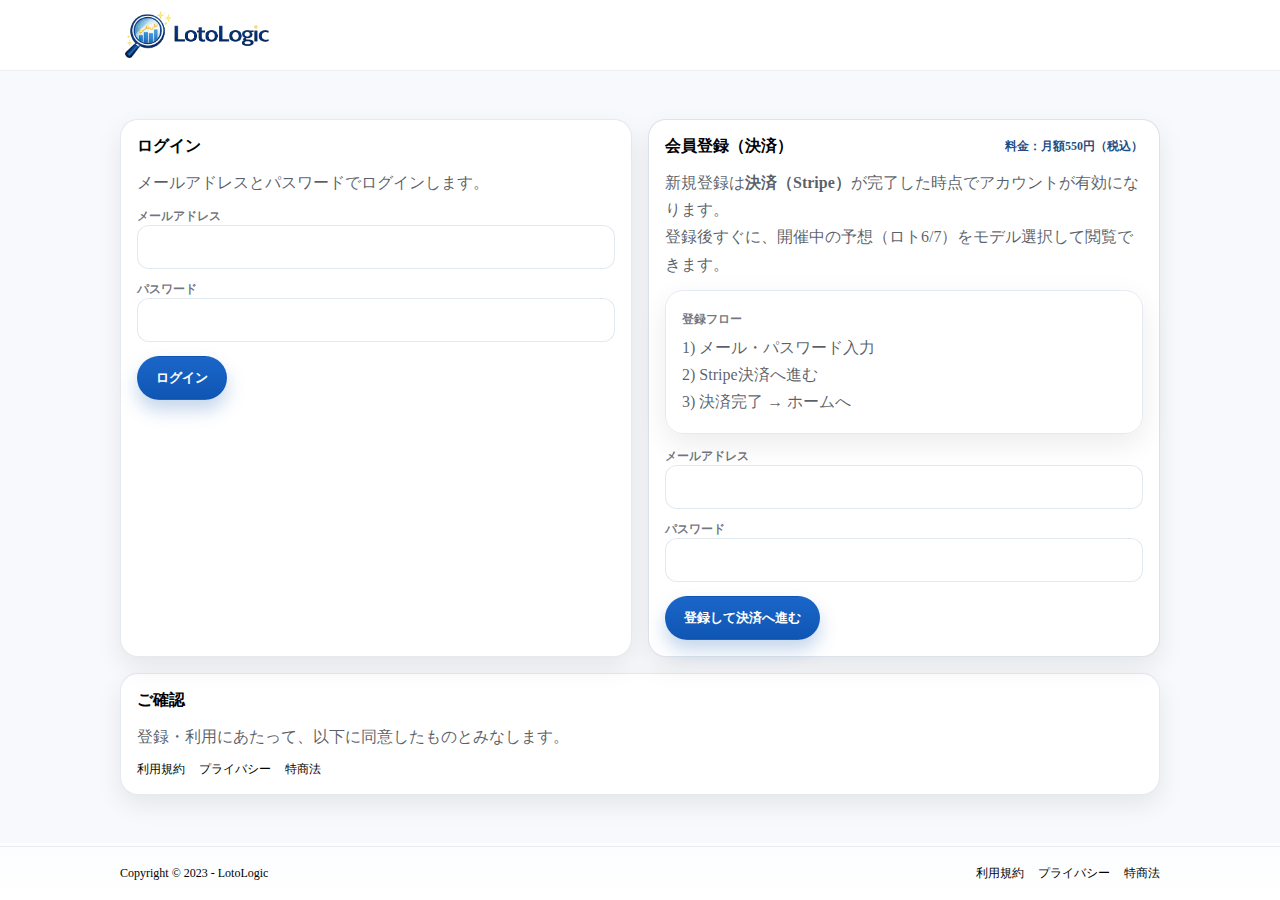
<file: frontend/loto7-fortune.html>
<!doctype html>
<html lang="ja">
<head>
  <meta charset="utf-8" />
  <meta name="viewport" content="width=device-width,initial-scale=1" />
  <title>ロト7占い予想 | LotoLogic</title>
  <link rel="stylesheet" href="./css/style.css" />
  <link href="https://fonts.googleapis.com/css2?family=IBM+Plex+Sans+JP:wght@700&display=swap" rel="stylesheet">
</head>

<body class="page-loto6-fortune" data-round="2" data-draw-date="2026-01-10">

<header class="header">
  <div class="container header__inner">
    <a class="logo" href="home.html">
      <img class="logo__img logo__img--header" src="./assets/logo.webp" alt="LotoLogic">
    </a>

    <nav class="nav">
      <a class="btn btn--ghost" href="mypage.html">MYページ</a>
    </nav>
  </div>
</header>

<!-- サブナビ（タブ） -->
<div class="subnav">
  <div class="container subnav__inner">
    <a class="tab" href="home.html">ホーム</a>
    <a class="tab" href="loto6-logic.html">ロト6ロジック予想</a>
    <a class="tab" href="loto7-logic.html">ロト7ロジック予想</a>
    <a class="tab" href="loto6-fortune.html">ロト6占い予想</a>
    <a class="tab is-active" href="loto7-fortune.html">ロト7占い予想</a>
    <a class="tab" href="results.html">当選結果</a>
    <a class="tab" href="mypage.html">MYページ</a>
  </div>
</div>

<main class="prediction-page">

  <!-- 占いHERO -->
  <section class="hero-issue fortune-hero">
    <div class="container">
      <div class="fortune-hero__card">

        <div class="fortune-hero__left">
          <h1 class="fortune-hero__title">誕生日・星座に基づく予想番号</h1>
          <p class="fortune-hero__subtitle">
            誕生日や星座を基に<br>
            ロト7の予想番号をお届けします。
          </p>

          <div class="fortune-hero__label">あなたの生年月日をこちらに！</div>

          <div class="birth-select">
            <select id="birthYear"></select>
            <select id="birthMonth"></select>
            <select id="birthDay"></select>
          </div>

          <div class="issue-count">
            <label class="issue-count__label" for="issueSelect">発行数</label>
            <select id="issueSelect" class="issue-count__select"></select>
          </div>

          <button class="btn btn--primary issue-button" id="issueButton" type="button">
            予想番号を発行する
          </button>
        </div>

        <div class="fortune-hero__right">
          <img src="./assets/fortune-icon.webp" alt="" aria-hidden="true" class="fortune-hero__img">
        </div>

      </div>
    </div>
  </section>

  <section class="section">
    <div class="container">

      <!-- 運勢コメント（A接続予定） -->
      <div class="card fortune-card" id="fortuneCard">
        <h2 class="card__title">今回の運勢</h2>

        <div class="prediction-state" id="fortuneState">
          <div class="prediction-state__panel">
            <span class="prediction-state__text" id="fortuneStateText">生年月日を入力して発行してください</span>
          </div>

          <img class="prediction-state__bot"
            src="./assets/fortune-icon.webp"
            alt=""
            aria-hidden="true">
        </div>

        <!-- Aから返す description を表示（3〜5行想定） -->
        <div id="fortuneText" class="fortune-text" hidden></div>
      </div>

      <!-- 予想番号表示欄 -->
      <div class="card prediction-card" style="margin-top:14px;">
        <h2 class="card__title">今回の予想番号</h2>
        <p class="prediction-box__meta">ロト7（1口・7個）／そのまま購入できます</p>

        <div id="predictionCards"></div>
      </div>

    </div>
  </section>

  <!-- 使い方（ロト6ロジック予想と同仕様） -->
  <section class="section bg-soft">
    <div class="container">

      <div class="howto">
        <h2 class="howto__title">予想番号の使い方</h2>

        <div class="howto__row">
          <div class="howto__item">
            <div class="howto__icon">
              <img src="./assets/btn-generate.webp" alt="" aria-hidden="true">
            </div>
            <div class="howto__label">STEP 1｜予想番号を発行</div>
          </div>

          <div class="howto__arrow">→</div>

          <div class="howto__item">
            <div class="howto__icon">
              <img src="./assets/ticket-single.webp" alt="" aria-hidden="true">
            </div>
            <div class="howto__label">STEP 2｜そのまま購入</div>
          </div>

          <div class="howto__arrow">→</div>

          <div class="howto__item">
            <div class="howto__icon">
              <img src="./assets/ticket-stack.webp" alt="" aria-hidden="true">
            </div>
            <div class="howto__label">STEP 3｜複数口はそのまま使う</div>
          </div>
        </div>
      </div>

    </div>
  </section>

</main>

<footer class="footer">
  <div class="container footer__inner">
    <p class="footer__copy">Copyright © 2023 - LotoLogic</p>
    <div class="footer__links">
      <a href="terms.html">利用規約</a>
      <a href="privacy.html">プライバシー</a>
      <a href="tokusho.html">特商法</a>
    </div>
  </div>
</footer>
<script>window.LOTO_ENGINE_BASE="";</script>
<script src="./js/auth.js"></script>
<script>LotoAuth.requirePremium();</script>
<script src="./js/loto7-fortune.js" defer></script>
</body>
</html>
</file>
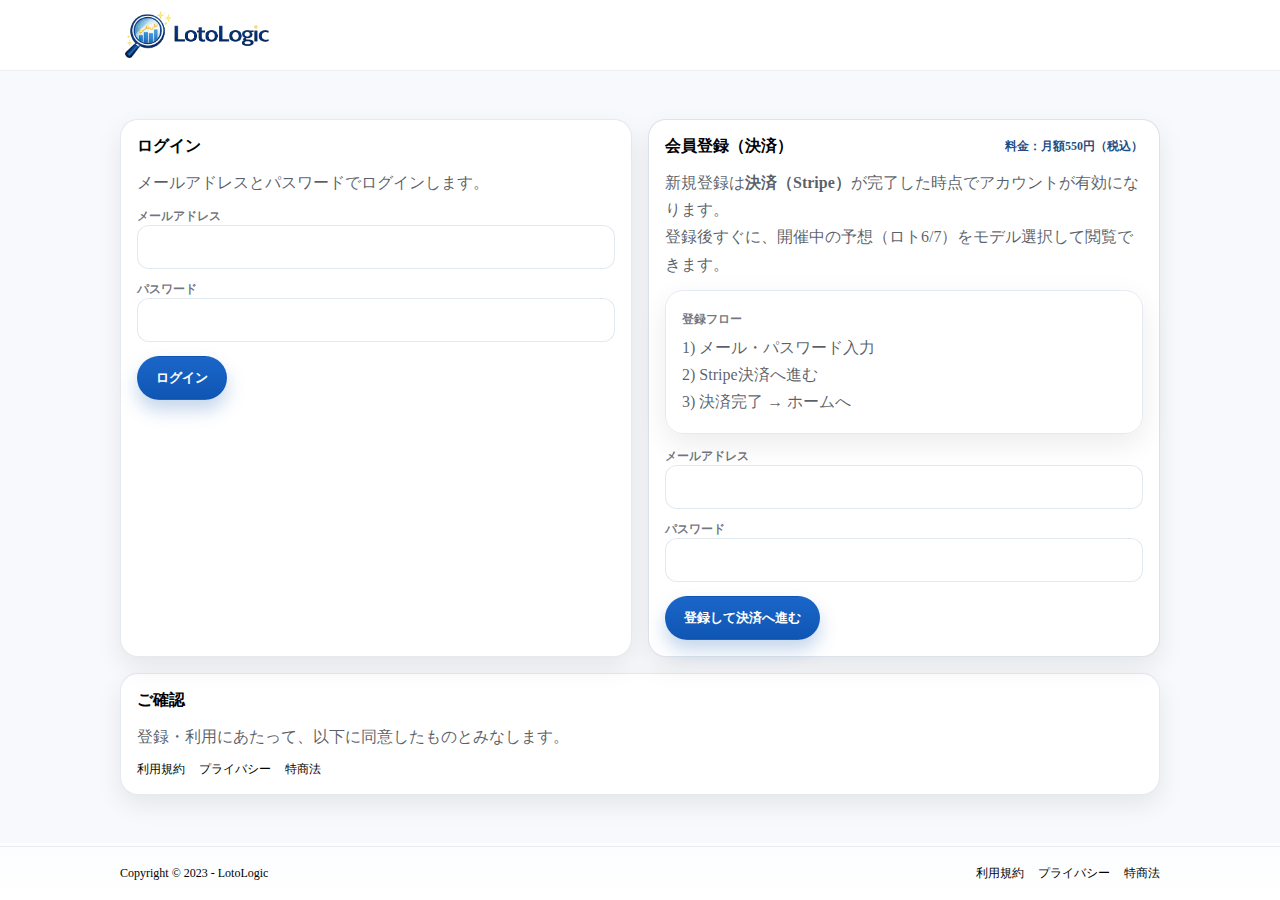
<file: frontend/loto7-logic.html>
<!doctype html> 
<html lang="ja">
<head>
  <meta charset="utf-8" />
  <meta name="viewport" content="width=device-width,initial-scale=1" />
  <title>ロト7ロジック予想 | LotoLogic</title>
  <link rel="stylesheet" href="./css/style.css" />
  <link href="https://fonts.googleapis.com/css2?family=IBM+Plex+Sans+JP:wght@700&display=swap" rel="stylesheet">
</head>

<body class="page-loto6-logic">

<header class="header">
  <div class="container header__inner">
    <a class="logo" href="home.html">
      <img class="logo__img logo__img--header" src="./assets/logo.webp" alt="LotoLogic">
    </a>

    <nav class="nav">
      <a class="btn btn--ghost" href="mypage.html">MYページ</a>
    </nav>
  </div>
</header>

<!-- サブナビ（タブ） -->
<div class="subnav">
  <div class="container subnav__inner">
    <a class="tab" href="home.html">ホーム</a>
    <a class="tab" href="loto6-logic.html">ロト6ロジック予想</a>
    <a class="tab is-active" href="loto7-logic.html">ロト7ロジック予想</a>
    <a class="tab" href="loto6-fortune.html">ロト6占い予想</a>
    <a class="tab" href="loto7-fortune.html">ロト7占い予想</a>
    <a class="tab" href="results.html">当選結果</a>
    <a class="tab" href="mypage.html">MYページ</a>
  </div>
</div>

<main class="prediction-page">

  <!-- ヒーローは section の外 -->
  <section class="hero-issue">
    <div class="hero-issue__inner">
        <h1 class="page-title">ロト7 ロジック予想</h1>

        <p class="draw-info">
        第<span id="round">-</span>回　
        抽選日：<time id="drawDate">-</time>
        </p>
    <!-- 発行数（1〜100） -->
    <div class="issue-count">
        <div class="issue-count__label">発行数</div>
        <select id="issueSelect" class="issue-count__select"></select>
    </div>
        <button class="btn btn--primary issue-button" id="issueButton" type="button">
        予想番号を発行する
        </button>
    </div>
　</section>


  <!-- ここから下を通常セクションに -->
  <section class="section">
    <div class="container">
      <!-- 予想番号一覧など -->




      <section class="section section--prediction-guide">
        <div class="container">

            <!-- 予想番号表示エリア -->
            <div class="prediction-box">
            <h2 class="prediction-box__title">今回の予想番号</h2>
            <p class="prediction-box__meta">ロト7（1口・7個）／そのまま購入できます</p>

            <!-- 状態パネル：生成中 -->
            <div class="prediction-state" id="predictionState">
                <div class="prediction-state__panel">
                    <span class="prediction-state__text" id="predictionStateText">予想番号未発行…</span>
                </div>

                <img class="prediction-state__bot"
                    src="./assets/robot-thinking.webp"
                    alt=""
                    aria-hidden="true">
                </div>

            <!-- ここに発行結果を描画する（必須） -->
            <div id="predictionCards"></div>

            </div>


            <!-- 発行後はここに numbers を入れる想定（今は非表示でOK）
            <ul class="prediction-numbers">
                <li>01</li><li>07</li><li>13</li><li>18</li><li>29</li><li>37</li><li>??</li>
            </ul>
            -->
            </div>

            <!-- 使い方（テキストがないところは要らない＝1行だけにする） -->
            <!-- 使い方（1行だけ） -->
            <div class="howto">
                <h2 class="howto__title">予想番号の使い方</h2>

                <div class="howto__row">
                    <div class="howto__item">
                    <div class="howto__icon">
                        <img src="./assets/btn-generate.webp" alt="" aria-hidden="true">
                    </div>
                    <div class="howto__label">STEP 1｜予想番号を発行</div>
                    </div>

                    <div class="howto__arrow">→</div>

                    <div class="howto__item">
                    <div class="howto__icon">
                        <img src="./assets/ticket-single.webp" alt="" aria-hidden="true">
                    </div>
                    <div class="howto__label">STEP 2｜そのまま購入</div>
                    </div>

                    <div class="howto__arrow">→</div>

                    <div class="howto__item">
                    <div class="howto__icon">
                        <img src="./assets/ticket-stack.webp" alt="" aria-hidden="true">
                    </div>
                    <div class="howto__label">STEP 3｜複数口はそのまま使う</div>
                    </div>
                </div>
            </div>

        </div>
    　</section>




      <!-- logic-banner -->
      <section class="logic-banner">
        <a href="logic-loto7.html" class="logic-banner__link" aria-label="予想ロジックを詳しく見る">
            <img class="logic-banner__img" src="./assets/logic7-banner.webp" alt="予想ロジックを詳しく見る">
        </a>
      </section>



     

    </div>
  </section>
</main>

<footer class="footer">
  <div class="container footer__inner">
    <p class="footer__copy">Copyright © 2023 - LotoLogic</p>
    <div class="footer__links">
      <a href="terms.html">利用規約</a>
      <a href="privacy.html">プライバシー</a>
      <a href="tokusho.html">特商法</a>
    </div>
  </div>
</footer>
<script>window.LOTO_ENGINE_BASE="";</script>
<script src="./js/auth.js"></script>
<script>LotoAuth.requirePremium();</script>
<script src="./js/loto7-logic.js" defer></script>
</body>
</html>
</file>
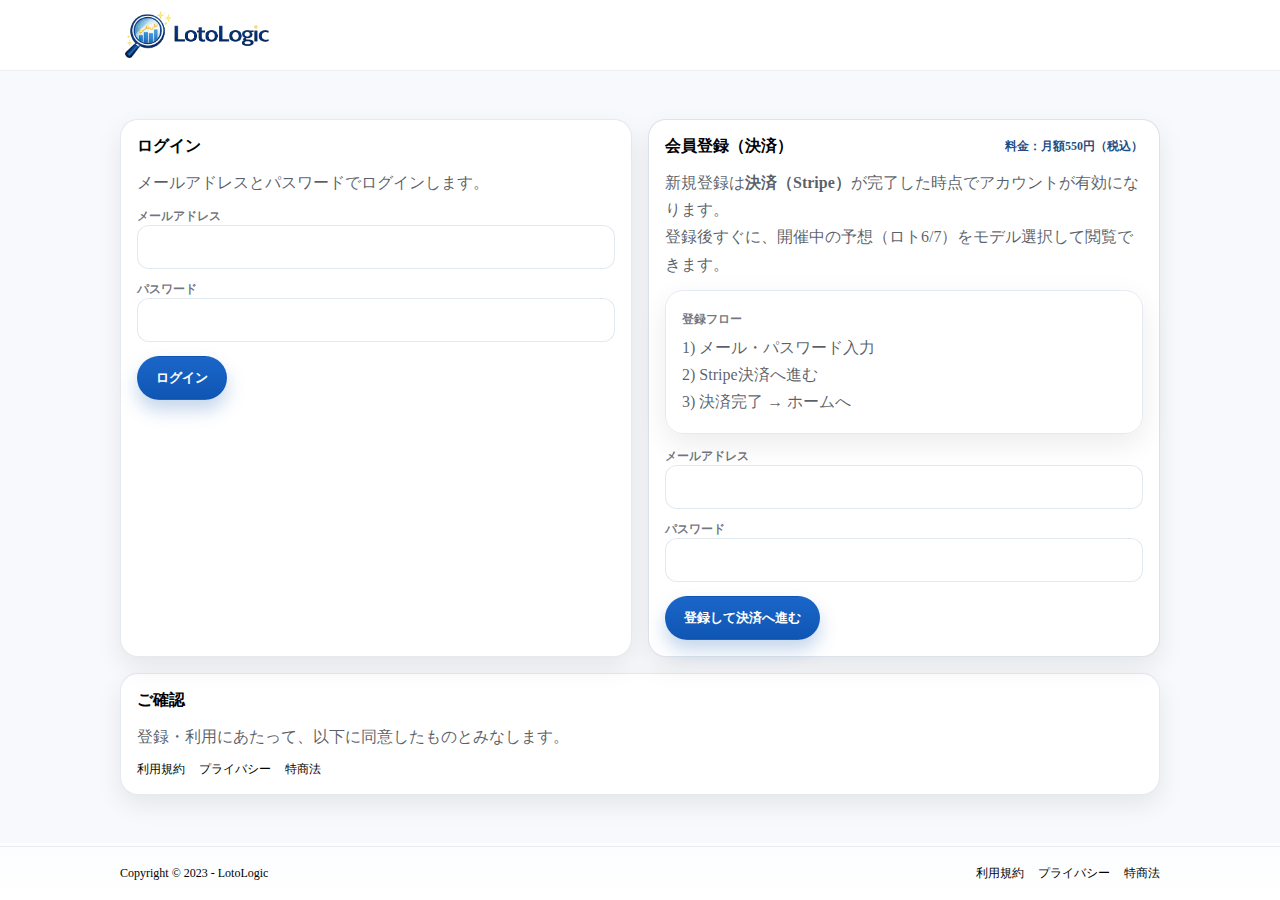
<file: frontend/mypage.html>
<!doctype html>
<html lang="ja">
<head>
  <meta charset="utf-8" />
  <meta name="viewport" content="width=device-width,initial-scale=1" />
  <title>MYページ | LotoLogic</title>
  <link rel="stylesheet" href="./css/style.css" />
</head>
<body>

<header class="header">
  <div class="container header__inner">
    <a class="logo" href="home.html">
      <img class="logo__img logo__img--header" src="./assets/logo.webp" alt="LotoLogic">
    </a>

    <nav class="nav">
      <a class="btn btn--ghost" href="mypage.html">MYページ</a>
    </nav>
  </div>
</header>

<!-- サブナビ（タブ） -->
<div class="subnav">
  <div class="container subnav__inner">
    <a class="tab" href="home.html">ホーム</a>
    <a class="tab" href="loto6-logic.html">ロト6ロジック予想</a>
    <a class="tab" href="loto7-logic.html">ロト7ロジック予想</a>
    <a class="tab" href="loto6-fortune.html">ロト6占い予想</a>
    <a class="tab" href="loto7-fortune.html">ロト7占い予想</a>
    <a class="tab" href="results.html">当選結果</a>
    <a class="tab is-active" href="mypage.html">MYページ</a>
  </div>
</div>

<main>
  <section class="section">
    <div class="container">

      <h1 class="dash-title" style="margin:0 0 8px;">MYページ</h1>
      <p class="dash-sub" id="mypageSub" style="margin:0 0 16px;">
        アカウント状況と課金状態を確認できます。
      </p>

      <!-- ローディング -->
      <div id="mypageLoading" class="card" style="padding:24px;text-align:center;">
        <p style="font-weight:700;">読み込み中…</p>
      </div>

      <!-- 実コンテンツ (初期非表示) -->
      <div id="mypageContent" style="display:none;">
        <div class="dash-grid dash-grid--single">

          <!-- アカウント -->
          <section class="panel">
            <div class="panel__head">
              <h2 class="panel__title">アカウント</h2>
            </div>

            <p class="muted-line">
              メール：<strong id="userEmail">-</strong><br>
              登録日：<strong id="userCreatedAt">-</strong>
            </p>

            <div class="draw-card__actions" style="margin-top:12px;">
              <button class="btn btn--outline" id="logoutBtn">ログアウト</button>
            </div>
          </section>

          <!-- 課金管理 -->
          <section class="panel panel--featured" id="billingPanel">
            <div class="panel__head">
              <h2 class="panel__title">課金管理</h2>
            </div>

            <!-- プレミアム会員の場合 -->
            <div id="billingActive" style="display:none;">
              <p class="muted-line">
                ステータス：<strong style="color:#166534;">有料プラン（課金中）</strong>
              </p>

              <div class="draw-card__actions" style="margin-top:12px;">
                <button class="btn btn--primary" id="portalBtn">Stripe管理画面を開く</button>
              </div>
              <p class="mini-note">※ 領収書の確認・プラン変更・解約はStripe管理画面で行えます。</p>
            </div>

            <!-- 無料会員の場合 -->
            <div id="billingInactive" style="display:none;">
              <p class="muted-line">
                ステータス：<strong style="color:#b91c1c;">無料（未課金）</strong>
              </p>
              <p class="muted-line" style="margin-top:8px;">
                予想番号を閲覧するには有料プラン（月額550円・税込）への登録が必要です。
              </p>

              <div class="draw-card__actions" style="margin-top:12px;">
                <button class="btn btn--primary" id="upgradeBtn">有料プランに登録する</button>
              </div>
            </div>
          </section>

        </div>
      </div>

    </div>
  </section>
</main>

<footer class="footer">
  <div class="container footer__inner">
    <p class="footer__copy">Copyright &copy; 2023 - LotoLogic</p>
    <div class="footer__links">
      <a href="terms.html">利用規約</a>
      <a href="privacy.html">プライバシー</a>
      <a href="tokusho.html">特商法</a>
    </div>
  </div>
</footer>

<script>window.LOTO_ENGINE_BASE="";</script>
<script src="./js/auth.js"></script>
<script>
(async function() {
  const premiumOk = await LotoAuth.requirePremium();
  if (!premiumOk) return;

  const API = window.LOTO_ENGINE_BASE || "";

  async function loadMypage() {
    try {
      const res = await LotoAuth.fetchWithAuth(API + "/auth/me");
      if (!res.ok) throw new Error("Failed to fetch user info");
      const user = await res.json();

      // Update cached user
      LotoAuth.setUser(user);

      // Populate
      document.getElementById("userEmail").textContent = user.email || "-";
      document.getElementById("userCreatedAt").textContent = user.created_at ? user.created_at.split("T")[0].split(" ")[0] : "-";

      if (user.is_premium) {
        document.getElementById("billingActive").style.display = "block";
        document.getElementById("billingInactive").style.display = "none";
      } else {
        document.getElementById("billingActive").style.display = "none";
        document.getElementById("billingInactive").style.display = "block";
      }

      document.getElementById("mypageLoading").style.display = "none";
      document.getElementById("mypageContent").style.display = "block";
    } catch (e) {
      console.error(e);
      document.getElementById("mypageLoading").innerHTML = '<p style="font-weight:700;color:#b91c1c;">読み込みに失敗しました。</p>';
    }
  }

  loadMypage();

  // Logout
  document.getElementById("logoutBtn").addEventListener("click", () => {
    LotoAuth.logout();
  });

  // Stripe Portal
  document.getElementById("portalBtn").addEventListener("click", async () => {
    const btn = document.getElementById("portalBtn");
    btn.disabled = true;
    btn.textContent = "読み込み中…";
    try {
      const res = await LotoAuth.fetchWithAuth(API + "/billing/create-portal-session", { method: "POST" });
      const data = await res.json();
      if (data.portal_url) {
        window.location.href = data.portal_url;
      } else {
        alert("ポータルの取得に失敗しました");
        btn.disabled = false;
        btn.textContent = "Stripe管理画面を開く";
      }
    } catch (e) {
      alert("通信エラーが発生しました");
      btn.disabled = false;
      btn.textContent = "Stripe管理画面を開く";
    }
  });

  // Upgrade
  document.getElementById("upgradeBtn").addEventListener("click", async () => {
    const btn = document.getElementById("upgradeBtn");
    btn.disabled = true;
    btn.textContent = "読み込み中…";
    try {
      const res = await LotoAuth.fetchWithAuth(API + "/billing/create-checkout-session", { method: "POST" });
      const data = await res.json();
      if (data.checkout_url) {
        window.location.href = data.checkout_url;
      } else {
        alert("決済セッションの作成に失敗しました");
        btn.disabled = false;
        btn.textContent = "有料プランに登録する";
      }
    } catch (e) {
      alert("通信エラーが発生しました");
      btn.disabled = false;
      btn.textContent = "有料プランに登録する";
    }
  });
})();
</script>

</body>
</html>
</file>
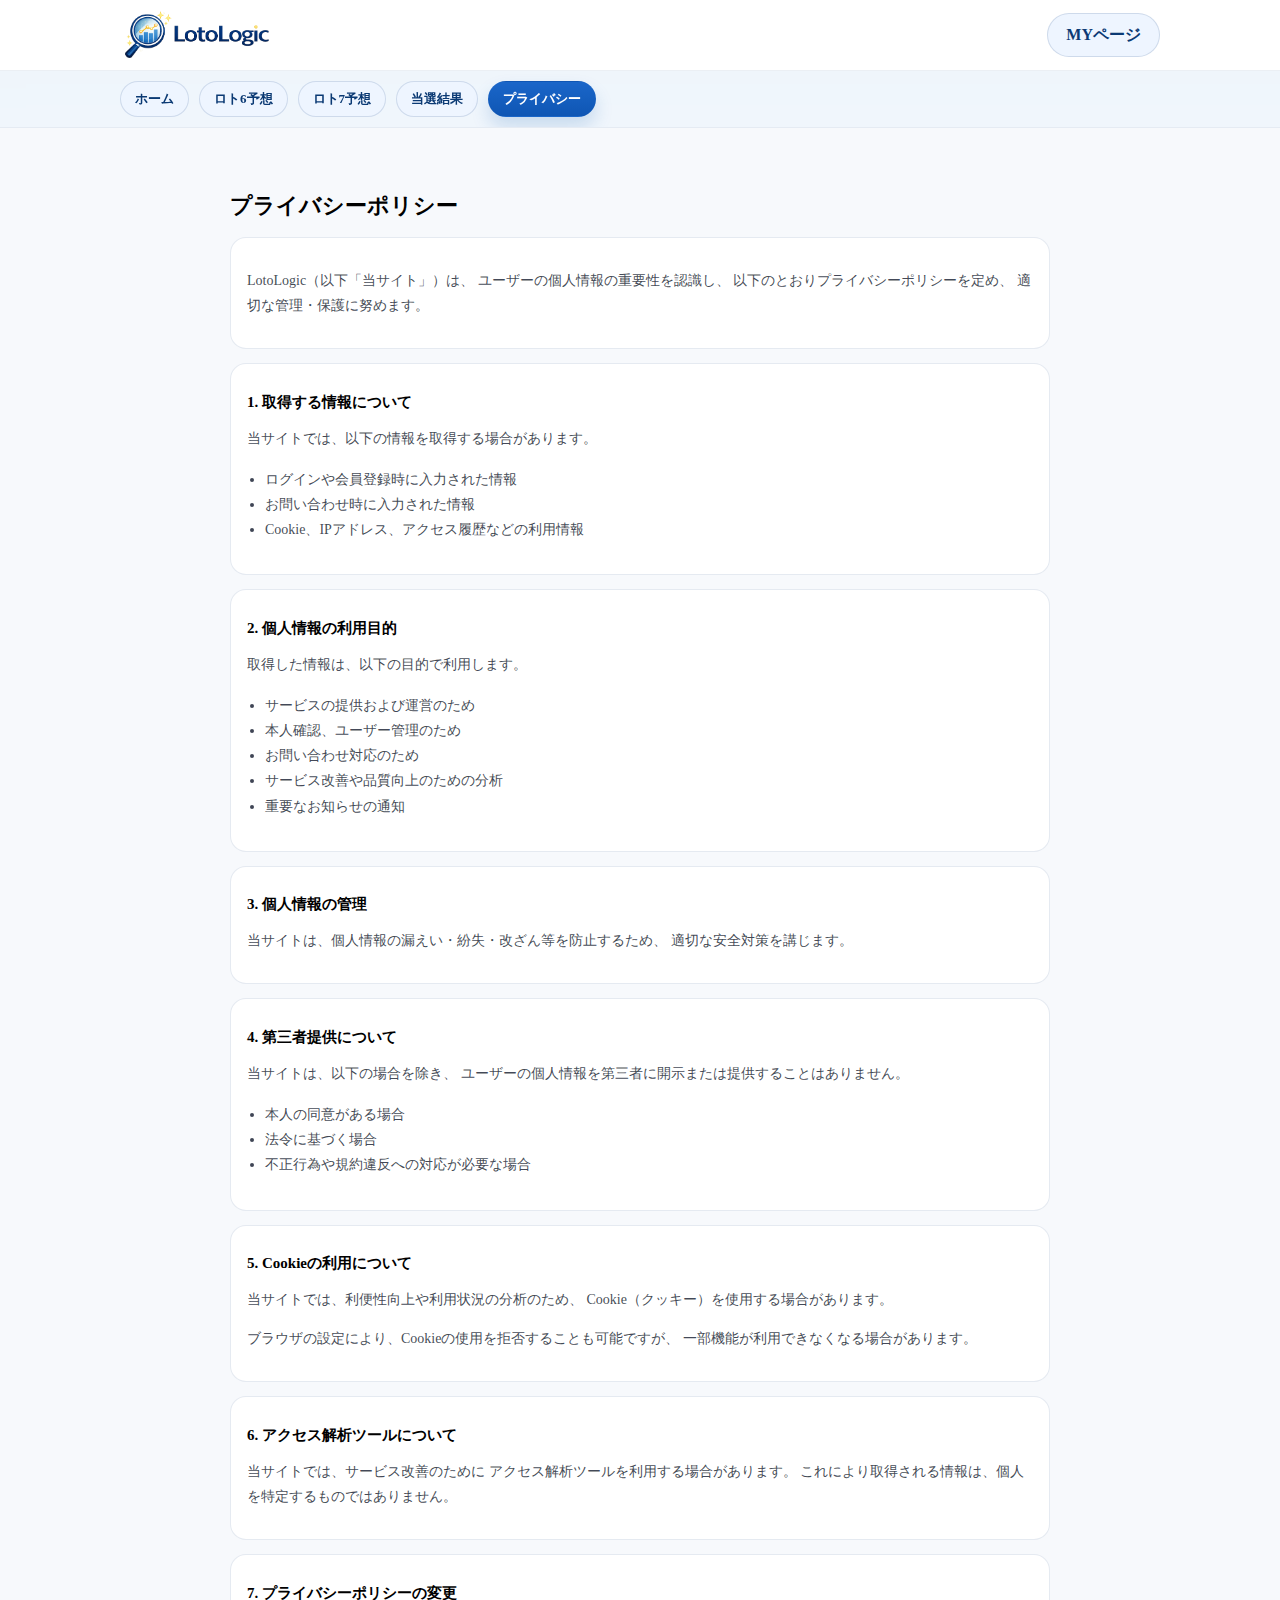
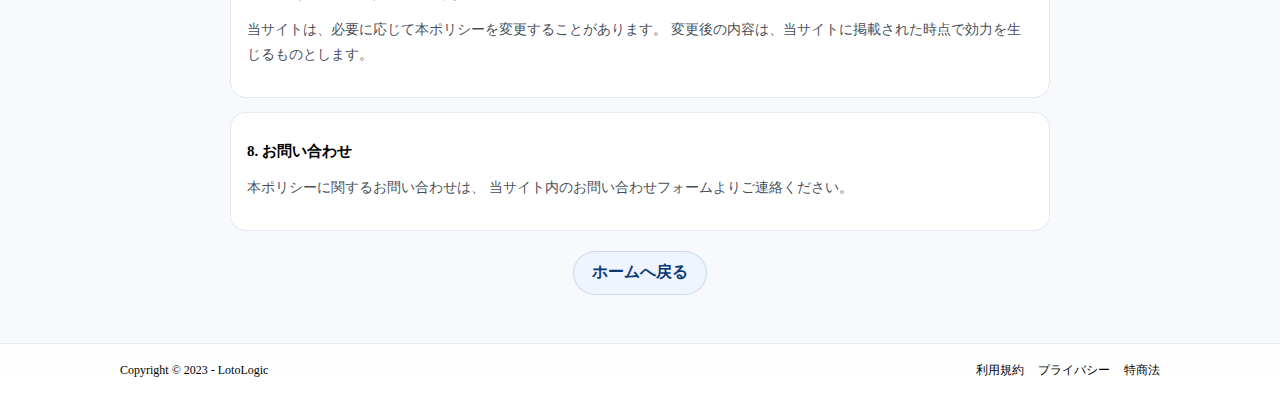
<file: frontend/privacy.html>
<!doctype html>
<html lang="ja">
<head>
  <meta charset="utf-8" />
  <meta name="viewport" content="width=device-width,initial-scale=1" />
  <title>プライバシーポリシー | LotoLogic</title>
  <link rel="stylesheet" href="./css/style.css" />
</head>

<body class="page-privacy">

<header class="header">
  <div class="container header__inner">
    <a class="logo" href="home.html">
      <img class="logo__img logo__img--header" src="./assets/logo.webp" alt="LotoLogic">
    </a>
    <nav class="nav">
      <a class="btn btn--ghost" href="mypage.html">MYページ</a>
    </nav>
  </div>
</header>

<div class="subnav">
  <div class="container subnav__inner">
    <a class="tab" href="home.html">ホーム</a>
    <a class="tab" href="loto6-logic.html">ロト6予想</a>
    <a class="tab" href="loto7-logic.html">ロト7予想</a>
    <a class="tab" href="results.html">当選結果</a>
    <a class="tab is-active" href="privacy.html">プライバシー</a>
  </div>
</div>

<main class="section">
  <div class="container container--narrow">

    <h1 class="page-title">プライバシーポリシー</h1>

    <section class="terms-box">
      <p>
        LotoLogic（以下「当サイト」）は、
        ユーザーの個人情報の重要性を認識し、
        以下のとおりプライバシーポリシーを定め、
        適切な管理・保護に努めます。
      </p>
    </section>

    <section class="terms-box">
      <h2>1. 取得する情報について</h2>
      <p>当サイトでは、以下の情報を取得する場合があります。</p>
      <ul>
        <li>ログインや会員登録時に入力された情報</li>
        <li>お問い合わせ時に入力された情報</li>
        <li>Cookie、IPアドレス、アクセス履歴などの利用情報</li>
      </ul>
    </section>

    <section class="terms-box">
      <h2>2. 個人情報の利用目的</h2>
      <p>取得した情報は、以下の目的で利用します。</p>
      <ul>
        <li>サービスの提供および運営のため</li>
        <li>本人確認、ユーザー管理のため</li>
        <li>お問い合わせ対応のため</li>
        <li>サービス改善や品質向上のための分析</li>
        <li>重要なお知らせの通知</li>
      </ul>
    </section>

    <section class="terms-box">
      <h2>3. 個人情報の管理</h2>
      <p>
        当サイトは、個人情報の漏えい・紛失・改ざん等を防止するため、
        適切な安全対策を講じます。
      </p>
    </section>

    <section class="terms-box">
      <h2>4. 第三者提供について</h2>
      <p>
        当サイトは、以下の場合を除き、
        ユーザーの個人情報を第三者に開示または提供することはありません。
      </p>
      <ul>
        <li>本人の同意がある場合</li>
        <li>法令に基づく場合</li>
        <li>不正行為や規約違反への対応が必要な場合</li>
      </ul>
    </section>

    <section class="terms-box">
      <h2>5. Cookieの利用について</h2>
      <p>
        当サイトでは、利便性向上や利用状況の分析のため、
        Cookie（クッキー）を使用する場合があります。
      </p>
      <p>
        ブラウザの設定により、Cookieの使用を拒否することも可能ですが、
        一部機能が利用できなくなる場合があります。
      </p>
    </section>

    <section class="terms-box">
      <h2>6. アクセス解析ツールについて</h2>
      <p>
        当サイトでは、サービス改善のために
        アクセス解析ツールを利用する場合があります。
        これにより取得される情報は、個人を特定するものではありません。
      </p>
    </section>

    <section class="terms-box">
      <h2>7. プライバシーポリシーの変更</h2>
      <p>
        当サイトは、必要に応じて本ポリシーを変更することがあります。
        変更後の内容は、当サイトに掲載された時点で効力を生じるものとします。
      </p>
    </section>

    <section class="terms-box">
      <h2>8. お問い合わせ</h2>
      <p>
        本ポリシーに関するお問い合わせは、
        当サイト内のお問い合わせフォームよりご連絡ください。
      </p>
    </section>

    <div class="terms-footer">
      <a class="btn btn--ghost" href="home.html">ホームへ戻る</a>
    </div>

  </div>
</main>

<footer class="footer">
  <div class="container footer__inner">
    <p class="footer__copy">Copyright © 2023 - LotoLogic</p>
    <div class="footer__links">
      <a href="terms.html">利用規約</a>
      <a href="privacy.html">プライバシー</a>
      <a href="tokusho.html">特商法</a>
    </div>
  </div>
</footer>

</body>
</html>
</file>
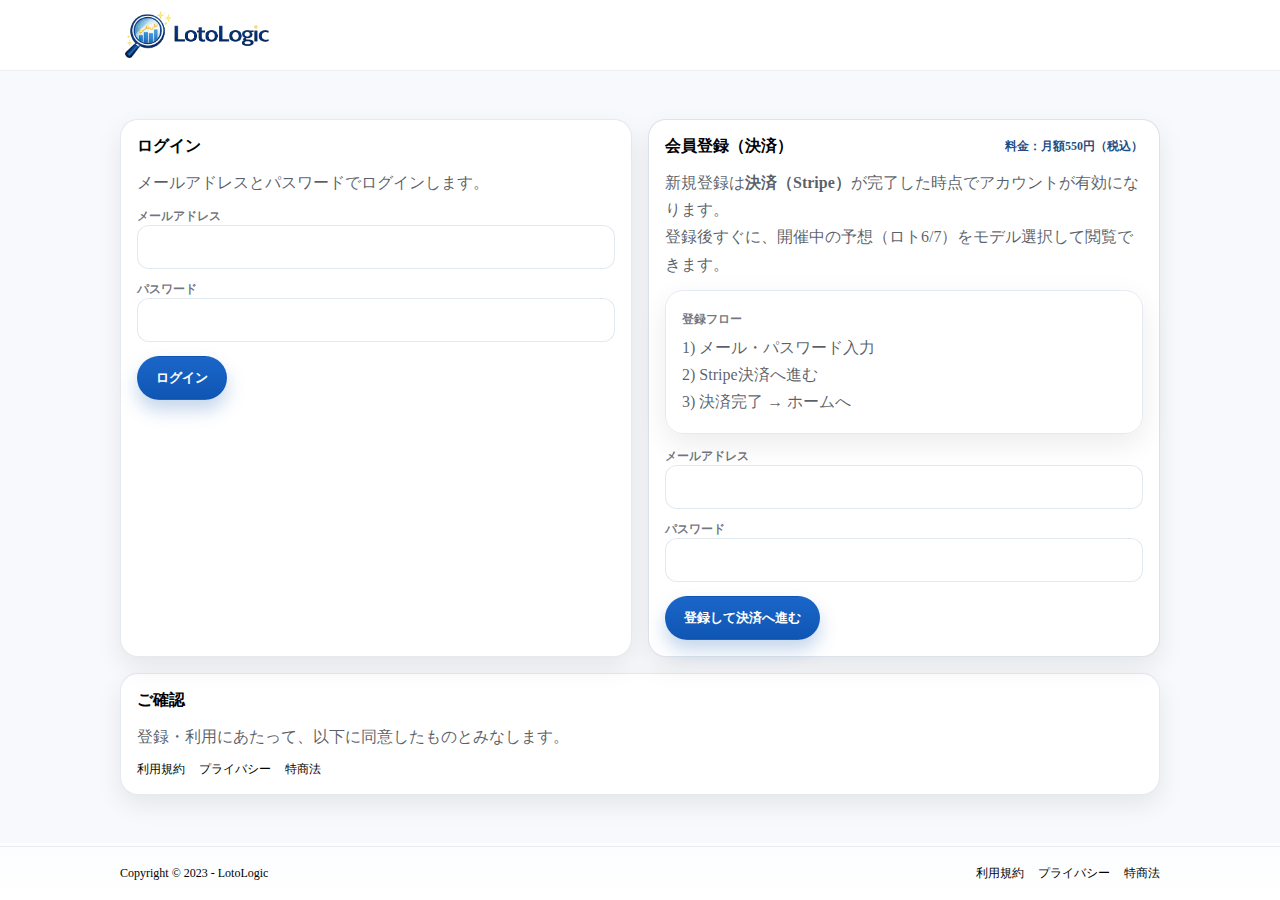
<file: frontend/results.html>
<!doctype html>
<html lang="ja">
<head>
  <meta charset="utf-8" />
  <meta name="viewport" content="width=device-width,initial-scale=1" />
  <title>当選結果 | LotoLogic</title>
  <link rel="stylesheet" href="./css/style.css" />
</head>
<body class="page-home page-results">

<header class="header">
  <div class="container header__inner">
    <a class="logo" href="home.html">
      <img class="logo__img logo__img--header" src="./assets/logo.webp" alt="LotoLogic">
    </a>

    <nav class="nav">
      <a class="btn btn--ghost" href="mypage.html">MYページ</a>
    </nav>
  </div>
</header>

<!-- サブナビ（タブ） -->
<div class="subnav">
  <div class="container subnav__inner">
    <a class="tab" href="home.html">ホーム</a>
    <a class="tab" href="loto6-logic.html">ロト6ロジック予想</a>
    <a class="tab" href="loto7-logic.html">ロト7ロジック予想</a>
    <a class="tab" href="loto6-fortune.html">ロト6占い予想</a>
    <a class="tab" href="loto7-fortune.html">ロト7占い予想</a>
    <a class="tab" href="results.html">当選結果</a>
    <a class="tab" href="mypage.html">MYページ</a>
  </div>
</div>

<main>
  <section class="section">
    <div class="container">


      <!-- 最新の抽選結果（カード2枚） -->
      <section class="panel panel--result">
        <div class="panel__head">
          <h2 class="panel__title">最新の抽選結果</h2>
        </div>

        <div class="results-grid">
          <!-- LOTO6 -->
          <article class="result-card">
            <div class="result-head">
              <span class="badge badge--blue">ロト6</span>
              <p class="result-meta">第<span>1922</span>回（2026-01-08）</p>
            </div>

            <div class="nums nums--sm" aria-label="ロト6 当選番号">
              <span class="num">04</span>
              <span class="num">12</span>
              <span class="num">15</span>
              <span class="num">18</span>
              <span class="num">26</span>
              <span class="num">40</span>
              <!-- ボーナスがあるなら -->
              <!-- <span class="num num--bonus">09</span> -->
            </div>

            <a class="mini-link" href="#past">過去一覧へ →</a>
          </article>

          <!-- LOTO7 -->
          <article class="result-card">
            <div class="result-head">
              <span class="badge badge--gold">ロト7</span>
              <p class="result-meta">第<span>630</span>回（2026-01-09）</p>
            </div>

            <div class="nums nums--sm" aria-label="ロト7 当選番号">
              <span class="num">04</span>
              <span class="num">12</span>
              <span class="num">15</span>
              <span class="num">18</span>
              <span class="num">26</span>
              <span class="num">40</span>
              <span class="num">41</span>
              <!-- <span class="num num--bonus">09</span> -->
              <!-- <span class="num num--bonus">27</span> -->
            </div>

            <a class="mini-link" href="#past">過去一覧へ →</a>
          </article>
        </div>
      </section>

      <!-- 過去一覧（まずは見た目の箱だけ） -->
      <section class="panel" id="past">
        <div class="panel__head">
          <h2 class="panel__title">過去の結果</h2>
          <a class="panel__link" href="#">CSV取得（ダミー）</a>
        </div>

        <!-- 一旦はシンプルに縦並び：後でJSで増やす前提 -->
        <div class="draw-cards">
          <article class="draw-card">
            <div class="draw-card__top">
              <span class="badge badge--blue">ロト6</span>
              <span class="draw-card__meta">第1922回</span>
            </div>
            <p class="draw-card__date">抽選日：2026-01-08</p>
            <div class="nums nums--sm">
              <span class="num">04</span><span class="num">12</span><span class="num">15</span>
              <span class="num">18</span><span class="num">26</span><span class="num">40</span>
            </div>
          </article>

          <article class="draw-card">
            <div class="draw-card__top">
              <span class="badge badge--gold">ロト7</span>
              <span class="draw-card__meta">第630回</span>
            </div>
            <p class="draw-card__date">抽選日：2026-01-09</p>
            <div class="nums nums--sm">
              <span class="num">04</span><span class="num">12</span><span class="num">15</span>
              <span class="num">18</span><span class="num">26</span><span class="num">40</span>
              <span class="num">41</span>
            </div>
          </article>

          <article class="draw-card">
            <div class="draw-card__top">
              <span class="badge badge--blue">ロト6</span>
              <span class="draw-card__meta">第1921回</span>
            </div>
            <p class="draw-card__date">抽選日：2026-01-01</p>
            <div class="nums nums--sm">
              <span class="num">02</span><span class="num">09</span><span class="num">14</span>
              <span class="num">20</span><span class="num">33</span><span class="num">39</span>
            </div>
          </article>
        </div>

        <p class="mini-note">※次のステップで「ロト6/7の切り替え」「ページング」をJSで足します。</p>
      </section>

    </div>
  </section>
</main>

<footer class="footer">
  <div class="container footer__inner">
    <p class="footer__copy">Copyright © 2023 - LotoLogic</p>
    <div class="footer__links">
      <a href="terms.html">利用規約</a>
      <a href="privacy.html">プライバシー</a>
      <a href="tokusho.html">特商法</a>
    </div>
  </div>
</footer>

<script>window.LOTO_ENGINE_BASE="";</script>
<script src="./js/auth.js"></script>
<script>LotoAuth.requirePremium();</script>
</body>
</html>
</file>
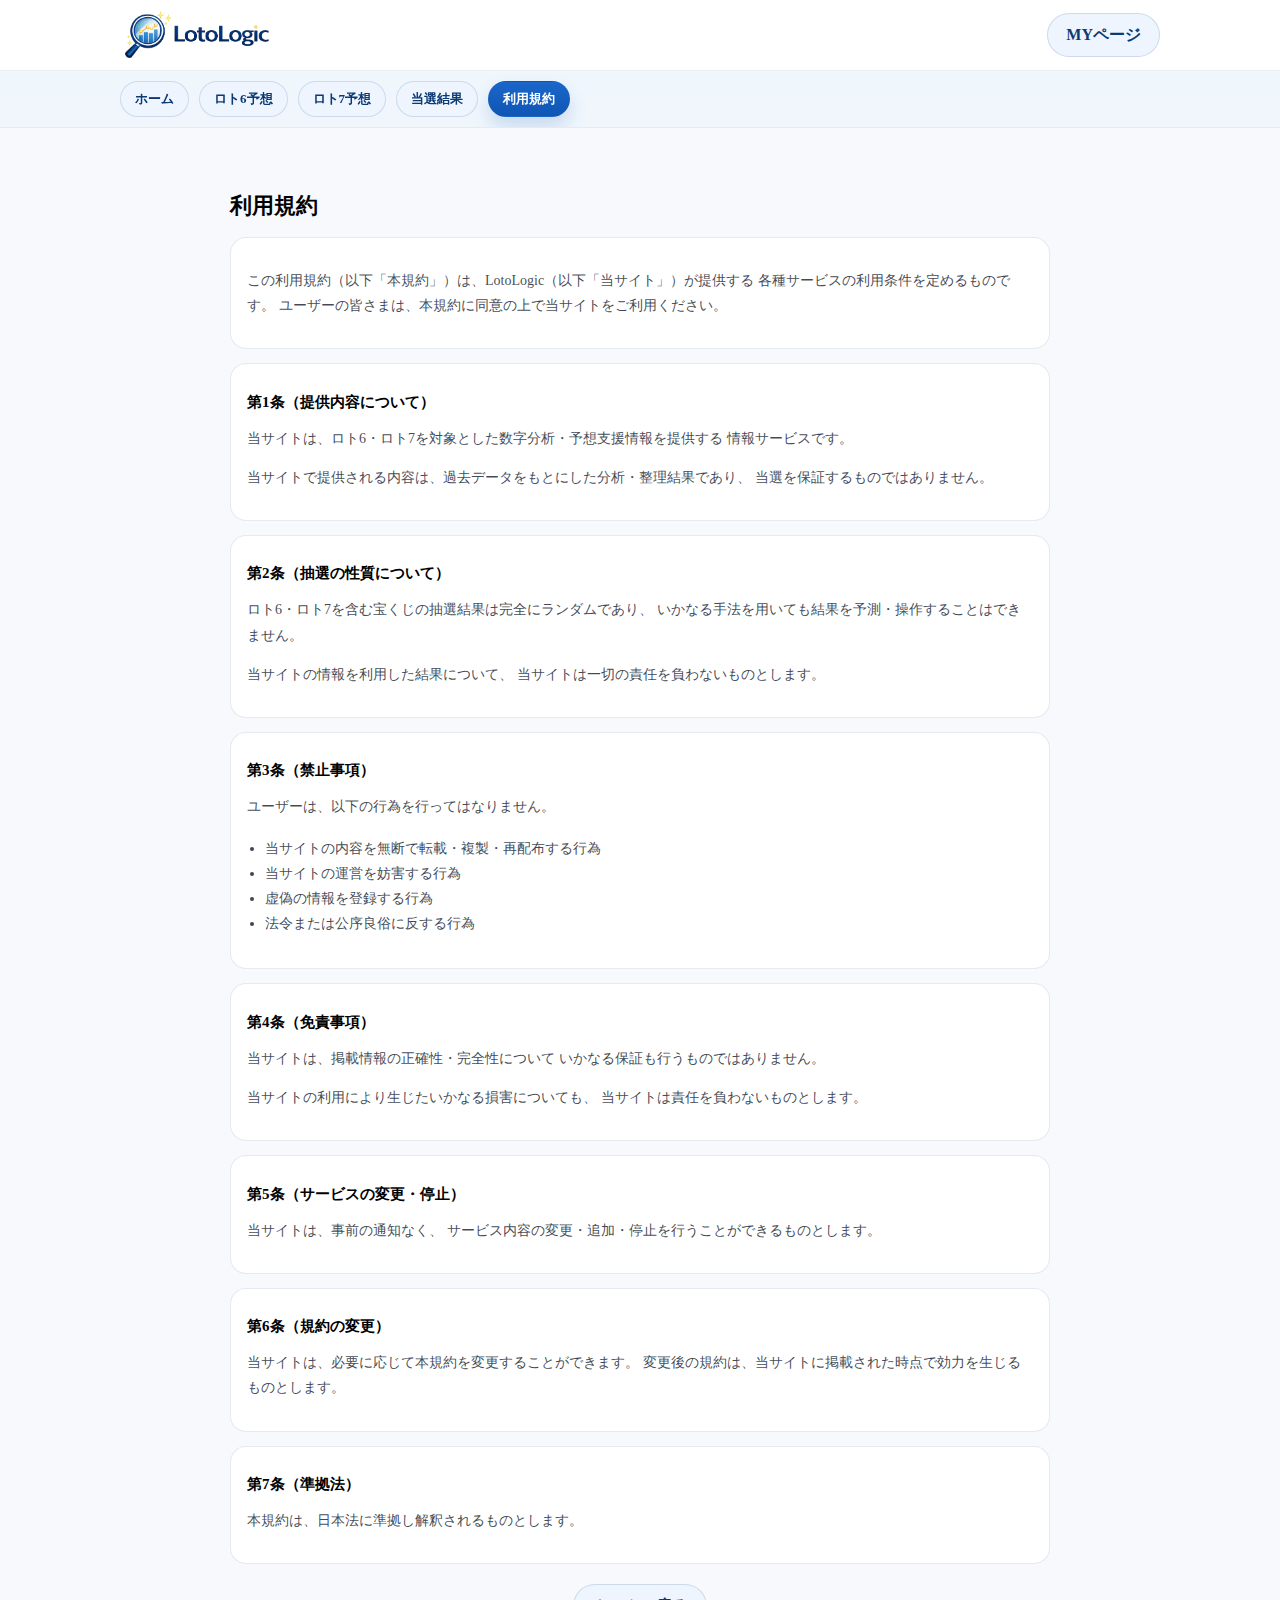
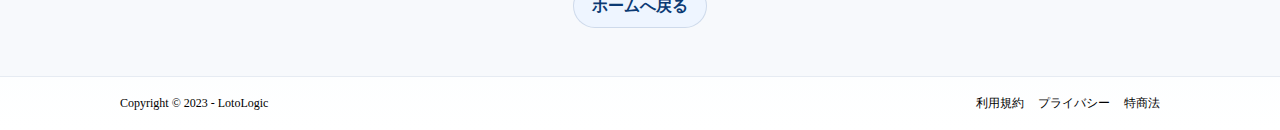
<file: frontend/terms.html>
<!doctype html>
<html lang="ja">
<head>
  <meta charset="utf-8" />
  <meta name="viewport" content="width=device-width,initial-scale=1" />
  <title>利用規約 | LotoLogic</title>
  <link rel="stylesheet" href="./css/style.css" />
</head>

<body class="page-terms">

<header class="header">
  <div class="container header__inner">
    <a class="logo" href="home.html">
      <img class="logo__img logo__img--header" src="./assets/logo.webp" alt="LotoLogic">
    </a>
    <nav class="nav">
      <a class="btn btn--ghost" href="mypage.html">MYページ</a>
    </nav>
  </div>
</header>

<div class="subnav">
  <div class="container subnav__inner">
    <a class="tab" href="home.html">ホーム</a>
    <a class="tab" href="loto6-logic.html">ロト6予想</a>
    <a class="tab" href="loto7-logic.html">ロト7予想</a>
    <a class="tab" href="results.html">当選結果</a>
    <a class="tab is-active" href="terms.html">利用規約</a>
  </div>
</div>

<main class="section">
  <div class="container container--narrow">

    <h1 class="page-title">利用規約</h1>

    <section class="terms-box">
      <p>
        この利用規約（以下「本規約」）は、LotoLogic（以下「当サイト」）が提供する
        各種サービスの利用条件を定めるものです。
        ユーザーの皆さまは、本規約に同意の上で当サイトをご利用ください。
      </p>
    </section>

    <section class="terms-box">
      <h2>第1条（提供内容について）</h2>
      <p>
        当サイトは、ロト6・ロト7を対象とした数字分析・予想支援情報を提供する
        情報サービスです。
      </p>
      <p>
        当サイトで提供される内容は、過去データをもとにした分析・整理結果であり、
        当選を保証するものではありません。
      </p>
    </section>

    <section class="terms-box">
      <h2>第2条（抽選の性質について）</h2>
      <p>
        ロト6・ロト7を含む宝くじの抽選結果は完全にランダムであり、
        いかなる手法を用いても結果を予測・操作することはできません。
      </p>
      <p>
        当サイトの情報を利用した結果について、
        当サイトは一切の責任を負わないものとします。
      </p>
    </section>

    <section class="terms-box">
      <h2>第3条（禁止事項）</h2>
      <p>ユーザーは、以下の行為を行ってはなりません。</p>
      <ul>
        <li>当サイトの内容を無断で転載・複製・再配布する行為</li>
        <li>当サイトの運営を妨害する行為</li>
        <li>虚偽の情報を登録する行為</li>
        <li>法令または公序良俗に反する行為</li>
      </ul>
    </section>

    <section class="terms-box">
      <h2>第4条（免責事項）</h2>
      <p>
        当サイトは、掲載情報の正確性・完全性について
        いかなる保証も行うものではありません。
      </p>
      <p>
        当サイトの利用により生じたいかなる損害についても、
        当サイトは責任を負わないものとします。
      </p>
    </section>

    <section class="terms-box">
      <h2>第5条（サービスの変更・停止）</h2>
      <p>
        当サイトは、事前の通知なく、
        サービス内容の変更・追加・停止を行うことができるものとします。
      </p>
    </section>

    <section class="terms-box">
      <h2>第6条（規約の変更）</h2>
      <p>
        当サイトは、必要に応じて本規約を変更することができます。
        変更後の規約は、当サイトに掲載された時点で効力を生じるものとします。
      </p>
    </section>

    <section class="terms-box">
      <h2>第7条（準拠法）</h2>
      <p>
        本規約は、日本法に準拠し解釈されるものとします。
      </p>
    </section>

    <div class="terms-footer">
      <a class="btn btn--ghost" href="home.html">ホームへ戻る</a>
    </div>

  </div>
</main>

<footer class="footer">
  <div class="container footer__inner">
    <p class="footer__copy">Copyright © 2023 - LotoLogic</p>
    <div class="footer__links">
      <a href="terms.html">利用規約</a>
      <a href="privacy.html">プライバシー</a>
      <a href="tokusho.html">特商法</a>
    </div>
  </div>
</footer>

</body>
</html>
</file>
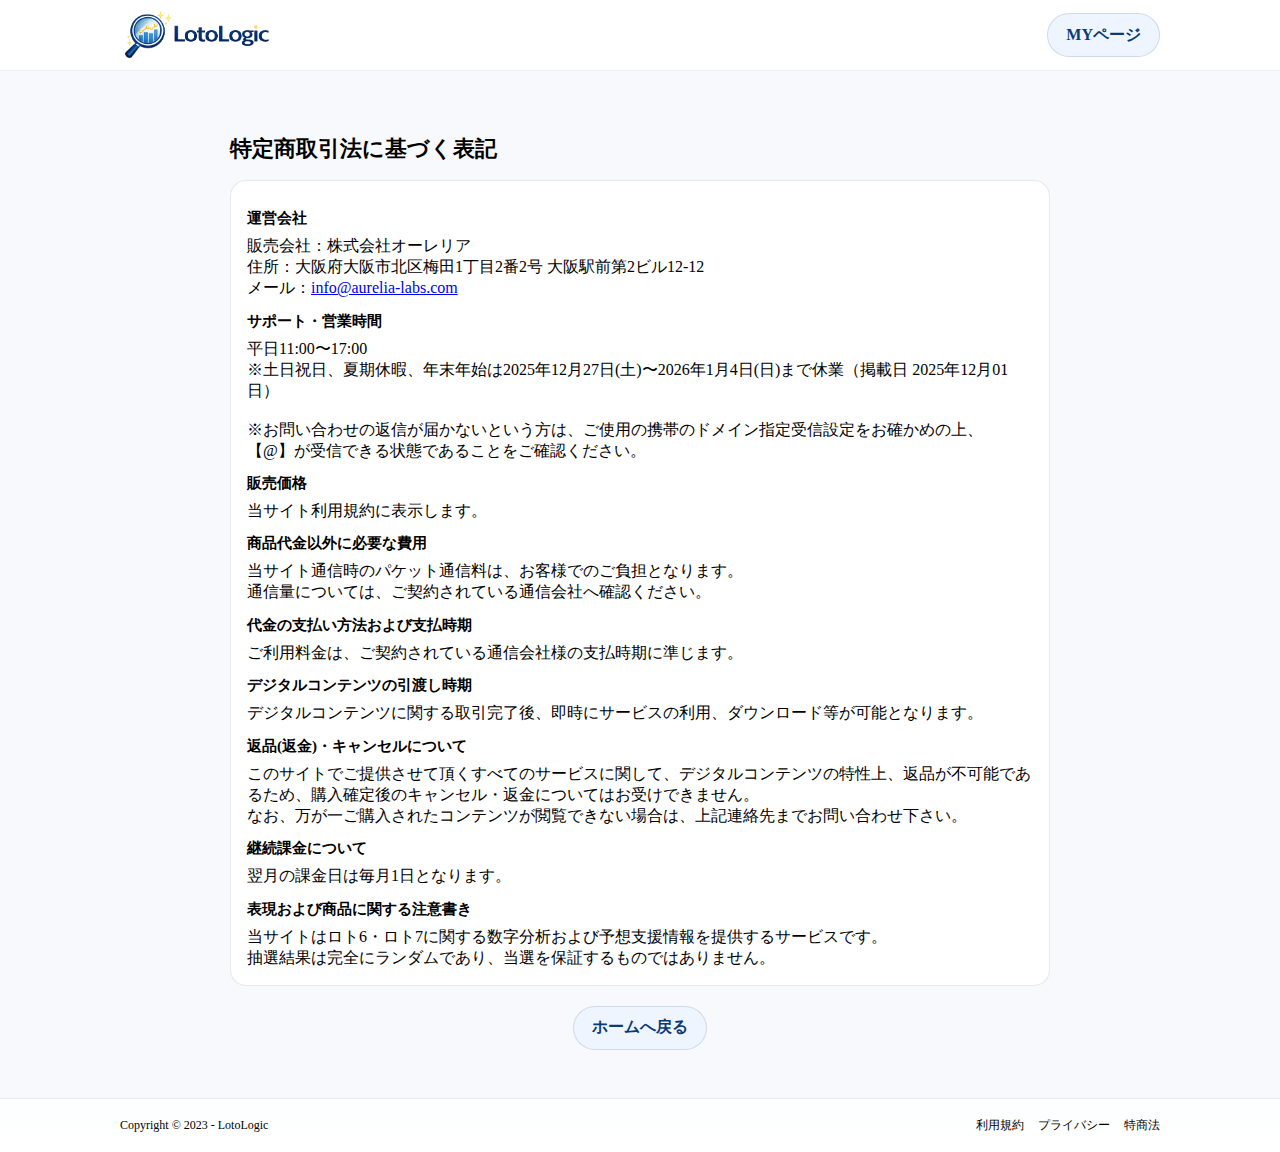
<file: frontend/tokusho.html>
<!doctype html>
<html lang="ja">
<head>
  <meta charset="utf-8" />
  <meta name="viewport" content="width=device-width,initial-scale=1" />
  <title>特定商取引法に基づく表記 | LotoLogic</title>
  <link rel="stylesheet" href="./css/style.css" />
</head>

<body class="page-tokusho">

<header class="header">
  <div class="container header__inner">
    <a class="logo" href="home.html">
      <img class="logo__img logo__img--header" src="./assets/logo.webp" alt="LotoLogic">
    </a>
    <nav class="nav">
      <a class="btn btn--ghost" href="mypage.html">MYページ</a>
    </nav>
  </div>
</header>

<main class="section">
  <div class="container container--narrow">

    <h1 class="page-title">特定商取引法に基づく表記</h1>

    <section class="terms-box">
      <div class="tokusho">
        <section class="tokusho__item">
            <h2 class="tokusho__title">運営会社</h2>
            <div class="tokusho__body">
            販売会社：株式会社オーレリア<br>
            住所：大阪府大阪市北区梅田1丁目2番2号 大阪駅前第2ビル12-12<br>
            メール：<a href="mailto:info@aurelia-labs.com">info@aurelia-labs.com</a>
            </div>
        </section>

        <section class="tokusho__item">
            <h2 class="tokusho__title">サポート・営業時間</h2>
            <div class="tokusho__body">
            平日11:00〜17:00<br>
            ※土日祝日、夏期休暇、年末年始は2025年12月27日(土)〜2026年1月4日(日)まで休業（掲載日 2025年12月01日）<br><br>
            ※お問い合わせの返信が届かないという方は、ご使用の携帯のドメイン指定受信設定をお確かめの上、<br>
            【@】が受信できる状態であることをご確認ください。
            </div>
        </section>

        <section class="tokusho__item">
            <h2 class="tokusho__title">販売価格</h2>
            <div class="tokusho__body">
            当サイト利用規約に表示します。
            </div>
        </section>

        <section class="tokusho__item">
            <h2 class="tokusho__title">商品代金以外に必要な費用</h2>
            <div class="tokusho__body">
            当サイト通信時のパケット通信料は、お客様でのご負担となります。<br>
            通信量については、ご契約されている通信会社へ確認ください。
            </div>
        </section>

        <section class="tokusho__item">
            <h2 class="tokusho__title">代金の支払い方法および支払時期</h2>
            <div class="tokusho__body">
            ご利用料金は、ご契約されている通信会社様の支払時期に準じます。
            </div>
        </section>

        <section class="tokusho__item">
            <h2 class="tokusho__title">デジタルコンテンツの引渡し時期</h2>
            <div class="tokusho__body">
            デジタルコンテンツに関する取引完了後、即時にサービスの利用、ダウンロード等が可能となります。
            </div>
        </section>

        <section class="tokusho__item">
            <h2 class="tokusho__title">返品(返金)・キャンセルについて</h2>
            <div class="tokusho__body">
            このサイトでご提供させて頂くすべてのサービスに関して、デジタルコンテンツの特性上、返品が不可能であるため、購入確定後のキャンセル・返金についてはお受けできません。<br>
            なお、万が一ご購入されたコンテンツが閲覧できない場合は、上記連絡先までお問い合わせ下さい。
            </div>
        </section>

        <section class="tokusho__item">
            <h2 class="tokusho__title">継続課金について</h2>
            <div class="tokusho__body">
            翌月の課金日は毎月1日となります。
            </div>
        </section>

        <section class="tokusho__item tokusho__item--note">
            <h2 class="tokusho__title">表現および商品に関する注意書き</h2>
            <div class="tokusho__body">
            当サイトはロト6・ロト7に関する数字分析および予想支援情報を提供するサービスです。<br>
            抽選結果は完全にランダムであり、当選を保証するものではありません。
            </div>
        </section>
        </div>

    </section>

    <div class="terms-footer">
      <a class="btn btn--ghost" href="home.html">ホームへ戻る</a>
    </div>

  </div>
</main>

<footer class="footer">
  <div class="container footer__inner">
    <p class="footer__copy">Copyright © 2023 - LotoLogic</p>
    <div class="footer__links">
      <a href="terms.html">利用規約</a>
      <a href="privacy.html">プライバシー</a>
      <a href="tokusho.html">特商法</a>
    </div>
  </div>
</footer>

</body>
</html>
</file>
<file: frontend/css/style.css>
:root{
  --radius: 18px;
  --line: rgba(15, 23, 42, .08);
  --shadow: 0 10px 30px rgba(2, 6, 23, .08);
}

.card,
.step,
.voice__bubble,
.faq__item{
  box-shadow: 0 6px 16px rgba(0,0,0,.08);
  border-radius: 16px;
  background: #fff;
}



/* ブロック背景プリセット */
.bg-ivory{
  background:
    radial-gradient(rgba(0,0,0,.03) 1px, transparent 1px),
    linear-gradient(180deg, var(--bg-ivory) 0%, var(--bg-ivory-2) 100%);
  background-size: 4px 4px, auto;
}

.bg-soft{
  background: var(--bg-soft);
}

.bg-lemon{
  background: var(--bg-lemon);
}

/* ブロック境界がズレて見えるの防止（重要） */
.section{
  padding: 96px 0;
  border-top: 1px solid transparent;
  border-bottom: 1px solid transparent;
}

*{ box-sizing:border-box; }
html, body{
  width: 100%;
  margin: 0;
  padding: 0;
}

html{
  background: none;
}

body{
  background:
    linear-gradient(
      180deg,
      #2f7ecb 0%,
      #7bb9ea 30%,
      #e9f3fb 65%,
      #ffffff 100%
    );
}



img{ max-width:100%; display:block; }

.container{
  width:min(1040px, calc(100% - 40px));
  margin-inline:auto;
}

.header{
  position:sticky;
  top:0;
  z-index:50;
  background:#fff;
  border-bottom:1px solid rgba(226,232,240,.7);
  backdrop-filter: blur(8px);
}
.header__inner{
  display:flex;
  align-items:center;
  justify-content:space-between;
  padding:10px 0;
}
.logo{
  display:flex;
  align-items:center;
  flex-shrink:0;
  line-height:0;
}

.logo img{
  height:50px;
  width:auto;
  display:block;
}
.nav{
  display:flex;
  align-items:center;
  gap:12px;
}

.hamburger{
  width:40px; height:40px;
  border:1px solid var(--line);
  border-radius:12px;
  background:#fff;
  display:grid;
  place-items:center;
  cursor:pointer;
}
.hamburger span{
  display:block;
  width:18px;
  height:2px;
  background:#0f172a;
  margin:2px 0;
}

/* Buttons */
.btn{
  display:inline-flex;
  align-items:center;
  justify-content:center;
  height:44px;
  padding:0 18px;
  border-radius:999px;
  font-weight:700;
  text-decoration:none;
  border:1px solid transparent;
  transition: transform .08s ease, box-shadow .2s ease, background .2s ease;
  white-space:nowrap;
}
.btn:active{ transform: translateY(1px); }

.btn--primary{
  color:#fff;
  background: linear-gradient(180deg, #1a66c9 0%, #0f56b4 100%);
  box-shadow: 0 10px 18px rgba(21, 93, 178, .25);
}
.btn--primary:hover{ box-shadow: 0 14px 24px rgba(21, 93, 178, .28); }

.btn--outline{
  color:#0b3a74;
  background:#fff;
  border-color: rgba(11,58,116,.22);
}
.btn--outline:hover{ background:#f6fbff; }

.btn--ghost{
  color:#0b3a74;
  background:#eef5ff;
  border-color: rgba(11,58,116,.14);
}
.btn--ghost:hover{ background:#e6f0ff; }

/* HERO */
.hero{
  position: relative;
  background:
    linear-gradient(
      180deg,
      rgba(47,126,203,0.96) 0%,
      rgba(123,185,234,0.96) 100%
    ),
    url("./assets/hero-bg.webp");

  background-repeat: no-repeat;
  background-position: right -200px center;
  background-size: 760px auto;
}

/* 左側に光のグラデを足して高級感 */
.hero::before{
  content:"";
  position:absolute;
  inset:0;
  background: linear-gradient(
    90deg,
    rgba(47,126,203,.70) 0%,
    rgba(47,126,203,.35) 45%,
    rgba(47,126,203,0) 75%
  );
  pointer-events:none;
  z-index:0;
}

/* 文字・ボタンを最前面 */
.hero .container,
.hero__inner{
  position: relative;
  z-index:1;
}

.hero__inner{
  display:grid;
  grid-template-columns: 1.05fr .95fr; /* ← 左を少し広くして中央寄せ感 */
  gap: 70px;                           /* ← 間隔は程よく */
  align-items: center;
  padding: 34px 0 30px;
  justify-items: center !important;
}
.hero__kicker{
  display:inline-flex;
  padding:6px 12px;
  border-radius:999px;
  background: rgba(255,255,255,.16);
  border:1px solid rgba(255,255,255,.18);
  font-weight:800;
  letter-spacing:.02em;
  margin:0 0 12px;
}
.hero__title{
  margin:0 0 12px;
  font-size: clamp(26px, 3.2vw, 40px);
  line-height:1.2;
  letter-spacing:-.02em;
}
.hero__desc{
  margin:0 0 18px;
  color: rgba(255,255,255,.86);
  line-height:1.7;
}
.hero__cta{
  display:flex;
  gap:12px;
  flex-wrap:wrap;
  margin:0 0 10px;
}
.hero__note{
  margin:0;
  font-size:12px;
  color: rgba(255,255,255,.76);
}
.hero__left{
  position: relative;
  z-index: 1;             /* ← 文字を前へ */
}


/* HEROだけ少し広くする（他セクションはそのまま） */
.container--hero{
  width: min(1200px, calc(100% - 40px));
}
.hero__art{
  position: absolute;
  inset: -80px -120px -120px -120px; /* はみ出し */
  z-index: 0;
  pointer-events: none;
}

.hero__art img{
  width: 1600px;          /* ← デカくする本体 */
  max-width: none;        /* ← max-width:100% を無効化 */
  opacity: .14;           /* ← 背景化 */
  filter: blur(.6px) saturate(.9);
  transform: translate(120px, 10px); /* ← 位置調整 */
}
.hero__right{
  position: relative;
}

/* Sections */
.section{
  padding:48px 0;
  background: transparent;
}
.section--alt{
  border-top: none !important;
  border-bottom: none !important;
}

.section__title{
  text-align:center;
  margin:0 0 18px;
  font-size: clamp(18px, 2.2vw, 26px);
  letter-spacing:-.01em;
  margin-bottom: 32px;
}
/* reason-icons.webp 1枚運用 */
.reason__layout{
  display: grid;
  grid-template-columns: .9fr 1.1fr; /* ← 左を細く、右を広く */
  gap: 28px;
  align-items: start;
  margin-top: 22px;
}
.voice__bubble,
.step{
  background: #ffffff;
}
/* 画像側 */
.reason__media{
  background: none;
  border: none;
  border-radius: 0;
  padding: 0;
  box-shadow: none;
}

.reason__media img{
  width: 100%;
  height: auto;
  display: block;
  aspect-ratio: 2 / 1;
  object-fit: contain;
}

/* テキスト側 */
.reason__list{
  display: grid;
  gap: 14px;
}

.reason__media{
  order: 2; /* 右へ */
}

.reason__list{
  order: 1; /* 左へ */
}
/* スマホは縦並びに戻す */
@media (max-width: 860px){
  .reason__layout{
    grid-template-columns: 1fr;
  }
}

/* Checklist */
.checklist{
  list-style:none;
  padding:0;
  margin:18px auto 0;
  width:min(760px, 100%);
  display:grid;
  gap:10px;
}
.checklist li{
  background:#fff;
  border:1px solid rgba(226,232,240,.85);
  border-radius: 14px;
  padding:12px 14px;
  box-shadow: 0 8px 20px rgba(2,6,23,.06);
  position:relative;
  padding-left:44px;
  color: var(--text);
}
.checklist li::before{
  content:"✓";
  position:absolute;
  left:14px; top:10px;
  width:24px; height:24px;
  display:grid;
  place-items:center;
  border-radius:999px;
  background:#e6f2ff;
  color:#0f56b4;
  font-weight:900;
}

/* Cards */
.cards3{
  display:grid;
  grid-template-columns: repeat(3, 1fr);
  gap:16px;
  margin-top:18px;
}
.card{
  background: var(--card);
  border:1px solid rgba(226,232,240,.9);
  border-radius: var(--radius);
  box-shadow: var(--shadow);
  padding: 20px 16px 18px; /* 上だけ微調整OK */
  text-align:center;
}
.card__icon{
  width: 80px;
  height: 80px;
  margin: 0 auto 12px;
  display: grid;
  place-items: center;
}


.card__icon img{
  width: 100%;
  height: 100%;
  object-fit: contain;
  display: block;
}

.card__title{
  margin:0 0 6px;
  font-size:16px;
}
.card__text{
  margin:0;
  color: var(--muted);
  font-size:14px;
  line-height:1.7;
}

/* Testimonials */
.voices{
  width:min(860px, 100%);
  margin: 18px auto 0;
  display:grid;
  gap: 14px;
}

.voices{
  width: min(1100px, 100%);
  margin: 18px auto 0;
  display: grid;
  grid-template-columns: repeat(3, 1fr); /* ← 横3列 */
  gap: 20px;
}

.voice__avatar{
  flex:0 0 auto;
  width:72px;
  height:72px;
  border: none;
  background: transparent;
  border-radius: 0;
  display:grid;
  place-items:center;
  overflow:hidden;
}

.voice__avatar img{
  width:100%;
  height:100%;
  object-fit:cover;
  display:block;
}

/* 吹き出し */
.voice__bubble{
  position:relative;
  background:#fff;
  border:1px solid rgba(226,232,240,.95);
  border-radius: 18px;
  box-shadow: 0 10px 26px rgba(2,6,23,.08);
  padding: 14px 16px;
  width:100%;
  max-width: 720px;   /* ここを調整（680〜760で好み） */
}

/* 左の三角（スクショ寄せ） */
.voice__bubble::before{
  content:"";
  position:absolute;
  left:-8px;
  top:18px;
  width:16px;
  height:16px;
  background:#fff;
  border-left:1px solid rgba(226,232,240,.95);
  border-bottom:1px solid rgba(226,232,240,.95);
  transform: rotate(45deg);
  content: none !important;
}

.voice__text{
  margin:0;
  line-height:1.65;
}

.voice__meta{
  margin:6px 0 0;
  color: var(--muted);
  font-size:12px;
}

/* SP */
@media (max-width: 560px){
  .voice__avatar{ width:48px; height:48px; }
  .voice__bubble{ padding: 12px 14px; }
  .voice__bubble::before{ top:16px; }
}


/* Steps */
.steps{
  display:grid;
  grid-template-columns: repeat(3, 1fr);
  gap:16px;
  margin-top:18px;
}

.step{
  background:#fff;
  border:1px solid rgba(226,232,240,.95);
  border-radius: 18px;
  padding:18px 16px;
  box-shadow: 0 10px 26px rgba(2,6,23,.08);
  text-align:center;
}

.step__badge{
  display:inline-flex;
  margin:0 auto 10px;
  height:26px;
  padding:0 12px;
  border-radius:999px;
  background:#e6f2ff;
  color:#0f56b4;
  font-weight:900;
  font-size:12px;
  align-items:center;
}

.step__icon{
  width:96px;
  height:96px;
  margin:0 auto 10px;
  display:grid;
  place-items:center;
}

.step__icon img{
  width:100%;
  height:100%;
  object-fit: contain;
  display:block;
}

.step__title{
  margin:0 0 6px;
  font-size:16px;
  font-weight:900;
}

.step__text{
  margin:0;
  color: var(--muted);
  line-height:1.7;
  font-size:14px;
}

@media (max-width: 860px){
  .steps{ grid-template-columns: 1fr; }
  .step{ text-align:left; }
  .step__badge{ margin:0 0 10px; }
  .step__icon{ margin:0 0 10px; }
}


/* FAQ */
.faq{
  width:min(820px, 100%);
  margin:18px auto 0;
  display:grid;
  gap:10px;
}
.faq__item{
  background:#fff;
  border:1px solid rgba(226,232,240,.9);
  border-radius: 16px;
  padding:12px 14px;
  box-shadow: 0 10px 26px rgba(2,6,23,.06);
}
.faq__item summary{
  cursor:pointer;
  font-weight:800;
}
.faq__item p{
  margin:10px 0 0;
  color: var(--muted);
  line-height:1.7;
  font-size:14px;
}

/* Bottom CTA */
.bottom-cta{
  background: linear-gradient(180deg, #0b3a74 0%, #0f5fb8 100%);
  color:#fff;
  padding:44px 0;
}
.bottom-cta__inner{
  text-align:center;
}
.bottom-cta__title{
  margin:0 0 10px;
  font-size: clamp(18px, 2.2vw, 26px);
}
.bottom-cta__text{
  margin:0 0 16px;
  color: rgba(255,255,255,.86);
  line-height:1.7;
}
.bottom-cta__buttons{
  display:flex;
  gap:12px;
  justify-content:center;
  flex-wrap:wrap;
}

/* Footer */
.footer{
  border-top:1px solid rgba(226,232,240,.85);
  padding:18px 0;
}
.footer__inner{
  display:flex;
  justify-content:space-between;
  align-items:center;
  gap:12px;
  flex-wrap:wrap;
}
.footer__copy{
  margin:0;
  color: var(--muted);
  font-size:12px;
}
.footer__links{
  display: inline-flex;   /* ← これが効く：中身の幅に縮む */
  gap: 14px;
  flex-wrap: wrap;        /* ← PCでも崩れ防止（任意だけどおすすめ） */
}

.footer__links a{
  color: var(--muted);
  text-decoration:none;
  font-size:12px;
}
.footer__links a:hover{ text-decoration:underline; }

/* Responsive */
@media (max-width: 860px){
  .hero__inner{ grid-template-columns: 1fr; padding:26px 0; }
  .cards3{ grid-template-columns: 1fr; }
  .steps{ grid-template-columns: 1fr; }
  .header__inner{ padding:10px 0; }
}

@media (max-width: 860px){
  .hero__art{
    max-width: 320px;
    padding: 14px;
  }
}

@media (max-width: 860px){
  .hero__art{
    max-width: 360px;
    margin-inline: auto;
    transform: none;
  }
}

@media (max-width: 860px){
  .steps{
    justify-items: center;   /* ← これが一番重要 */
  }

  .step{
    max-width: 420px;        /* ← 横に広がりすぎ防止 */
    width: 100%;
    text-align: center;      /* ← 見出しと説明は中央 */
  }
}

/* HEROだけ幅を広げる（確実に効かせる） */
.hero .container{
  width: min(1200px, calc(100% - 40px)) !important;
}

.section,
.section--alt{
  background: transparent !important;
  border: none !important;
}

/* 背景をブロッククラスで管理するため、既存の背景指定を無効化 */
.section--alt{ background: transparent !important; }
/* 青を使うのはここだけ */
.hero,
.bottom-cta{
  background: linear-gradient(
    180deg,
    #2f7ecb 0%,
    #7bb9ea 100%
  );
}

/* それ以外は全部白寄り */
.section,
.section--alt{
  background: #f7f9fc !important;
}
.hero__title{
  color: rgba(255,255,255,.96);
  letter-spacing: -0.02em;
}

.hero__desc{
  color: rgba(255,255,255,.82);
  max-width: 34em;
}


.hero .btn--primary{
  padding: 14px 28px;
  font-size:16px;
  font-weight:700;
  box-shadow: 0 18px 40px rgba(0,0,0,.22);
  background: linear-gradient(180deg,#1a66c9 0%, #0b4aa0 100%);
}

.hero__left .btn.btn--primary{
  transition: transform .25s ease, box-shadow .25s ease, filter .25s ease;
}

.hero__left .btn.btn--primary:hover{
  transform: translateY(-4px);
  box-shadow: 0 16px 30px rgba(0,0,0,.22);
  filter: brightness(1.03);
}
/* 最後のCTA専用ボタン */
.btn--final{
  background: #0b3a74;
  color: #fff;
  font-size: 18px;
  font-weight: 700;
  padding: 16px 40px;
  border-radius: 999px;
  box-shadow: 0 10px 26px rgba(11,58,116,.25);
  transition: all .25s ease;
}

/* hoverは控えめ */
.btn--final:hover{
  transform: translateY(-2px);
  box-shadow: 0 14px 34px rgba(11,58,116,.32);
}
/* =========================
   最後CTAをグレー背景に最適化
   ========================= */
.bottom-cta{
  background: linear-gradient(180deg,#f3f6fa 0%, #e9eef4 100%) !important;
  color: #0f172a !important;      /* ← 白固定を潰す */
}

/* 見出し・本文も確実に濃色へ */
.bottom-cta__title{
  color: #0f172a !important;
}
.bottom-cta__text{
  color: rgba(15,23,42,.78) !important;
}

/* ボタンを1個運用にした前提：中央寄せはそのまま */
.bottom-cta__buttons{
  justify-content: center;
}
/* 右側の薄い背景イラスト */
.hero::after{
  content:"";
  position:absolute;
  inset:-140px; /* はみ出させる */
  background: url("../assets/hero-bg.webp") no-repeat;
  background-position: 62% 38%;
  background-size: 1800px auto;
  opacity:.16;
  filter: blur(.6px) saturate(.9);
  pointer-events:none;
  z-index:0; /* ← -1にしない */
}
/* 文字・ボタン側は前に固定 */
.hero .container,
.hero__inner{
  position: relative !important;
  z-index: 1 !important;
}
/* HEROを背景レイヤーの親にする */
.hero{
  position: relative;
  overflow: hidden;
  background: linear-gradient(180deg,#2f7ecb 0%, #7bb9ea 100%);
  color:#fff;
}

/* テキスト・ボタンは最前面 */
.hero .container,
.hero__inner{
  position: relative !important;
  z-index: 1 !important;
}
@media (max-width: 860px){
  /* 使い方カード内を中央揃え */
  .step{
    text-align: center;
  }

  /* STEPバッジとアイコンを確実に中央へ */
  .step__badge,
  .step__icon{
    margin-left: auto !important;
    margin-right: auto !important;
  }
}
/* モデル一覧：4枚を2x2で見せる */
.cards3--models{
  grid-template-columns: repeat(2, 1fr);
}

/* スマホは1列 */
@media (max-width: 860px){
  .cards3--models{
    grid-template-columns: 1fr;
  }
}
/* =========================
   ロゴ下タブ（サブナビ）
   ========================= */
.subnav{
  position: sticky;
  top: 61px;                 /* ヘッダー高さに合わせる（ロゴ50px+padding想定） */
  z-index: 49;
  background: rgba(255,255,255,.92);
  backdrop-filter: blur(10px);
  border-bottom: 1px solid rgba(226,232,240,.8);
}

.subnav__inner{
  display: flex;
  gap: 10px;
  padding: 10px 0;
  overflow-x: auto;          /* スマホで横スクロール */
  -webkit-overflow-scrolling: touch;
  scrollbar-width: none;
}
.subnav__inner::-webkit-scrollbar{ display:none; }

.tab{
  flex: 0 0 auto;
  display: inline-flex;
  align-items: center;
  height: 36px;
  padding: 0 14px;
  border-radius: 999px;
  background: #eef5ff;
  border: 1px solid rgba(11,58,116,.14);
  color: #0b3a74;
  font-weight: 800;
  font-size: 13px;
  text-decoration: none;
  white-space: nowrap;
}

.tab:hover{ background:#e6f0ff; }

.tab.is-active{
  background: linear-gradient(180deg, #1a66c9 0%, #0f56b4 100%);
  color: #fff;
  border-color: transparent;
  box-shadow: 0 10px 18px rgba(21, 93, 178, .18);
}
.model-grid{
  display: grid;
  grid-template-columns: repeat(2, 1fr);
  gap: 16px;
}

.model-card{
  background: #fff;
  border: 1px solid rgba(226,232,240,.9);
  border-radius: 18px;
  box-shadow: 0 10px 26px rgba(2,6,23,.08);
  overflow: hidden;
}

.model-card__img{
  width: 100%;
  display: block;
}

.model-card__body{
  padding: 14px 14px 16px;
}

.model-card__title{
  margin: 0 0 8px;
  font-size: 16px;
  font-weight: 900;
}

.model-card__desc{
  margin: 0 0 12px;
  color: rgba(15,23,42,.75);
  font-size: 13px;
  line-height: 1.7;
}

@media (max-width: 860px){
  .model-grid{
    grid-template-columns: 1fr;
  }
}
/* =========================
   HOME（豪華版）
   ========================= */

/* タイトル周り */
.dash-title{
  margin: 0;
  font-size: clamp(18px, 2.2vw, 26px);
  letter-spacing: -.01em;
}
.dash-sub{
  margin: 8px 0 0;
  color: rgba(15,23,42,.70);
  line-height: 1.7;
}

/* 上段 */
.dash-top{
  display: grid;
  grid-template-columns: 1.2fr .8fr;
  gap: 16px;
  margin-bottom: 16px;
}

.dash-welcome{
  background: #fff;
  border: 1px solid rgba(226,232,240,.9);
  border-radius: 18px;
  box-shadow: 0 10px 26px rgba(2,6,23,.08);
  padding: 16px;
}

.dash-welcome__head{
  display:flex;
  align-items:center;
  justify-content:space-between;
  gap: 12px;
}

/* 課金ステータス */
.pill{
  display: inline-flex;
  align-items: center;
  height: 28px;
  padding: 0 12px;
  border-radius: 999px;
  font-weight: 900;
  font-size: 12px;
  border: 1px solid rgba(226,232,240,.9);
  background: #f7f9fc;
  color: rgba(15,23,42,.8);
  white-space: nowrap;
}
.pill--active{
  background: rgba(16,185,129,.12);
  border-color: rgba(16,185,129,.22);
  color: rgba(6,95,70,.95);
}
.pill--expired{
  background: rgba(239,68,68,.10);
  border-color: rgba(239,68,68,.22);
  color: rgba(127,29,29,.95);
}

/* クイック導線 */
.quick{
  margin-top: 14px;
  display: grid;
  grid-template-columns: repeat(3, 1fr);
  gap: 10px;
}
.quick__btn{
  display:block;
  padding: 12px 12px;
  border-radius: 16px;
  text-decoration:none;
  border: 1px solid rgba(226,232,240,.95);
  background: linear-gradient(180deg, #ffffff 0%, #f7f9fc 100%);
  box-shadow: 0 10px 20px rgba(2,6,23,.06);
}
.quick__btn--ghost{
  background: #fff;
}
.quick__label{
  display:block;
  font-weight: 900;
  color: rgba(15,23,42,.92);
  margin-bottom: 4px;
}
.quick__meta{
  display:block;
  color: rgba(15,23,42,.62);
  font-size: 12px;
}

/* サマリー */
.dash-summary{
  display: grid;
  grid-template-columns: 1fr;
  gap: 10px;
}
.mini{
  background:#fff;
  border: 1px solid rgba(226,232,240,.9);
  border-radius: 18px;
  box-shadow: 0 10px 26px rgba(2,6,23,.08);
  padding: 14px;
}
.mini__label{
  margin:0;
  color: rgba(15,23,42,.60);
  font-weight: 800;
  font-size: 12px;
}
.mini__value{
  margin: 6px 0 0;
  font-weight: 900;
  font-size: 18px;
}
.mini__note{
  margin: 4px 0 0;
  color: rgba(15,23,42,.45);
  font-size: 11px;
}

/* グリッド */
.dash-grid{
  display: grid;
  grid-template-columns: 1fr 1fr;
  gap: 16px;
  margin-bottom: 16px;
}

/* パネル */
.panel{
  background:#fff;
  border: 1px solid rgba(226,232,240,.9);
  border-radius: 18px;
  box-shadow: 0 10px 26px rgba(2,6,23,.08);
  padding: 16px;
}
.panel__head{
  display:flex;
  align-items:center;
  justify-content:space-between;
  gap: 12px;
  margin-bottom: 12px;
}
.panel__title{
  margin:0;
  font-weight: 900;
  font-size: 16px;
}
.panel__link{
  color: rgba(11,58,116,.92);
  text-decoration:none;
  font-weight: 800;
  font-size: 12px;
}
.panel__link:hover{ text-decoration: underline; }

.panel--featured{
  border-color: rgba(11,58,116,.14);
}

/* 開催回カード */
.draw-cards{
  display: grid;
  grid-template-columns: 1fr;
  gap: 12px;
}
.draw-card{
  border: 1px solid rgba(226,232,240,.9);
  border-radius: 18px;
  padding: 14px;
  background: linear-gradient(180deg, #ffffff 0%, #f7f9fc 100%);
}
.draw-card__top{
  display:flex;
  align-items:center;
  justify-content:space-between;
  gap: 10px;
  margin-bottom: 8px;
}
.draw-card__meta{
  color: rgba(15,23,42,.70);
  font-weight: 800;
  font-size: 12px;
}
.draw-card__date{
  margin:0 0 12px;
  color: rgba(15,23,42,.62);
  font-size: 12px;
}
.draw-card__actions{
  display:flex;
  gap: 10px;
  flex-wrap: wrap;
}

/* バッジ */
.badge{
  display:inline-flex;
  align-items:center;
  height: 24px;
  padding: 0 10px;
  border-radius: 999px;
  font-weight: 900;
  font-size: 12px;
  border: 1px solid rgba(226,232,240,.9);
  background: #fff;
}
.badge--blue{
  border-color: rgba(11,58,116,.16);
  background: rgba(11,58,116,.06);
  color: rgba(11,58,116,.95);
}
.badge--gold{
  border-color: rgba(161,98,7,.18);
  background: rgba(234,179,8,.10);
  color: rgba(133,77,14,.95);
}

/* おすすめ */
.chip{
  display:inline-flex;
  align-items:center;
  height: 26px;
  padding: 0 10px;
  border-radius: 999px;
  border: 1px solid rgba(11,58,116,.18);
  background: rgba(11,58,116,.06);
  color: rgba(11,58,116,.95);
  font-weight: 900;
  font-size: 12px;
  white-space: nowrap;
}

.featured__headline{
  margin: 0 0 10px;
  font-weight: 900;
  font-size: 16px;
}
.featured__desc{
  margin: 10px 0 0;
  color: rgba(15,23,42,.72);
  line-height: 1.7;
}
.featured__foot{
  margin-top: 14px;
  display:flex;
  align-items:center;
  justify-content:space-between;
  gap: 12px;
  flex-wrap: wrap;
}
.one-word{
  color: rgba(15,23,42,.55);
  font-weight: 800;
  font-size: 12px;
}

/* 既存のballをホーム向けに少し大きく */
.balls--lg .ball{
  width: 48px;
  height: 48px;
  font-size: 14px;
}

/* モデルショートカット */
.model-short{
  display: grid;
  grid-template-columns: repeat(2, 1fr);
  gap: 12px;
}
.model-item{
  display:block;
  border-radius: 16px;
  border: 1px solid rgba(226,232,240,.95);
  background: linear-gradient(180deg, #ffffff 0%, #f7f9fc 100%);
  padding: 12px 12px;
  text-decoration: none;
  box-shadow: 0 10px 20px rgba(2,6,23,.06);
}
.model-item__title{
  display:block;
  font-weight: 900;
  color: rgba(15,23,42,.92);
  margin-bottom: 4px;
}
.model-item__desc{
  display:block;
  color: rgba(15,23,42,.62);
  font-size: 12px;
}

/* ロック */
.panel--lock{
  border-color: rgba(239,68,68,.20);
  background: linear-gradient(180deg, rgba(239,68,68,.06) 0%, #fff 100%);
}
.lock-text{
  margin: 0 0 12px;
  color: rgba(15,23,42,.70);
  line-height: 1.7;
}

/* SP最適化 */
@media (max-width: 860px){
  .dash-top{ grid-template-columns: 1fr; }
  .dash-grid{ grid-template-columns: 1fr; }
  .quick{ grid-template-columns: 1fr; }
  .model-short{ grid-template-columns: 1fr; }
}
/* =========================
   当選番号：金ボールUI
   ========================= */
.nums{
  display:flex;
  flex-wrap:wrap;
  gap:10px;
  align-items:center;
}

/* 画像っぽい「金コイン」 */
.num{
  width:44px;
  height:44px;
  display:grid;
  place-items:center;
  border-radius:999px;

  /* 金のグラデ＋光沢 */
  background:
    radial-gradient(circle at 30% 28%, rgba(255,255,255,.95) 0 14%, rgba(255,255,255,0) 28%),
    radial-gradient(circle at 70% 78%, rgba(0,0,0,.10) 0 22%, rgba(0,0,0,0) 46%),
    linear-gradient(180deg, #ffe7a8 0%, #f2c45f 45%, #d79a2f 100%);

  border: 2px solid rgba(143, 92, 10, .55);
  box-shadow:
    0 10px 18px rgba(2,6,23,.18),
    inset 0 2px 0 rgba(255,255,255,.55),
    inset 0 -3px 0 rgba(122,72,6,.25);

  color:#0f172a;
  font-weight:900;
  font-size:15px;
  letter-spacing:.02em;
}

/* 文字の縁取りっぽさ（視認性UP） */
.num{
  text-shadow: 0 1px 0 rgba(255,255,255,.55);
}

/* ボーナスを少しだけ強調したい場合 */
.num--bonus{
  background:
    radial-gradient(circle at 30% 28%, rgba(255,255,255,.95) 0 14%, rgba(255,255,255,0) 28%),
    radial-gradient(circle at 70% 78%, rgba(0,0,0,.10) 0 22%, rgba(0,0,0,0) 46%),
    linear-gradient(180deg, #fff1c9 0%, #ffd170 45%, #e3a232 100%);
  border-color: rgba(122,72,6,.6);
  transform: translateY(-1px);
}

/* 小さめ表示（カード内に詰める用） */
.nums.nums--sm .num{
  width:40px;
  height:40px;
  font-size:14px;
}

/* SP最適化 */
@media (max-width: 560px){
  .nums{ gap:8px; }
  .num{ width:40px; height:40px; font-size:14px; }
}
/* =========================
   HOME：最新結果エリア
   ========================= */
.panel--result{
  background: linear-gradient(180deg, #ffffff 0%, #f7f9fc 100%);
}

/* 最新の抽選結果：縦並び */
.results-grid{
  display: grid;
  grid-template-columns: 1fr;
  gap: 14px;
}

.result-card{
  position: relative;
  border: 1px solid rgba(226,232,240,.95);
  border-radius: 18px;
  background: #fff;
  box-shadow: 0 10px 26px rgba(2,6,23,.08);
  padding: 14px;
  overflow:hidden;
}

/* うっすら柄（高級感） */
.result-card::after{
  content:"";
  position:absolute;
  inset:-40px;
  background:
    radial-gradient(rgba(11,58,116,.06) 1px, transparent 1px);
  background-size: 6px 6px;
  opacity:.45;
  pointer-events:none;
}

.result-head{
  position:relative;
  z-index:1;
  display:flex;
  align-items:center;
  justify-content:space-between;
  gap: 10px;
  margin-bottom: 10px;
}

.result-meta{
  margin:0;
  color: rgba(15,23,42,.70);
  font-weight: 800;
  font-size: 12px;
  white-space:nowrap;
}

.result-card .nums{
  position:relative;
  z-index:1;
}

.mini-link{
  position:relative;
  z-index:1;
  display:inline-block;
  margin-top: 10px;
  color: rgba(11,58,116,.92);
  font-weight: 900;
  font-size: 12px;
  text-decoration:none;
}
.mini-link:hover{ text-decoration: underline; }

/* SP */
@media (max-width: 860px){
  .results-grid{ grid-template-columns: 1fr; }
}
/* 予想ページで使う最低限 */
.muted-line{ color: rgba(15,23,42,.70); margin: 0; line-height: 1.7; }
.mini-note{ color: rgba(15,23,42,.65); font-size: 12px; margin: 10px 0 0; }
/* HOME 背景（最優先で上書き） */
.page-home{
  background:
    linear-gradient(
      180deg,
      rgba(47,126,203,0.92) 0%,
      rgba(123,185,234,0.92) 40%,
      rgba(233,243,251,0.96) 100%
    ),
    url("../assets/bg-home.webp") center top / cover no-repeat;
  min-height: 100vh;
}
/* =========================
   HOMEだけ 背景を出す（最優先）
   ========================= */

/* まずページ全体に背景 */
body.page-home{
  background:
    linear-gradient(
      180deg,
      rgba(255,255,255,0.35) 0%,
      rgba(255,255,255,0.45) 40%,
      rgba(255,255,255,0.55) 100%
    ),
    url("../assets/bg-home.webp") center top / cover no-repeat;
  min-height: 100vh;
}

/* ここが本丸：sectionのベタ塗りを消す */
body.page-home .section,
body.page-home .section--alt{
  background: transparent !important;
}

/* 中身（パネル）は白のまま読みやすく */
body.page-home .panel,
body.page-home .result-card,
body.page-home .draw-card,
body.page-home .model-item{
  background: rgba(255,255,255,0.94);
  backdrop-filter: blur(2px);
}

/* =========================
   PCだけ：フッター下が広がるのを止める
   ========================= */
@media (min-width: 860px){
  .footer__inner{
    flex-wrap: nowrap !important;  /* ← 折り返し禁止 */
    align-items: center;
  }

  .footer__links{
    width: auto !important;        /* ← 100% 等を打ち消す */
    max-width: none !important;
    display: inline-flex !important;/* ← 内容幅にする */
    justify-content: flex-end;
    gap: 14px;
  }
}
/* HOMEだけ：下の余白を詰める */
body.page-home .section{
  padding-bottom: 24px;
}
/* 最新の結果 と 開催中 の間に余白を作る */
.panel--result{
  margin-bottom: 20px; /* ← 16〜24pxで好み調整 */
}

/* 余白がフッターの下に出ないようにする（全ページ共通でOK） */
body{
  min-height: 100vh;
  display: flex;
  flex-direction: column;
}

main{
  flex: 1;  /* 余りの高さはここが吸う */
}

footer.footer{
  margin-top: auto; /* フッターを最下部へ */
}
/* =========================
   ロト6ロジック タイトル背景
   ========================= */

.page-header{
  position: relative;
  padding: 64px 0 56px;
  color: #ffffff;

  background:
    /* 文字を読みやすくするための青グラデ */
    linear-gradient(
      180deg,
      rgba(47,126,203,0.85) 0%,
      rgba(123,185,234,0.85) 55%,
      rgba(233,243,251,0.95) 100%
    ),
    url("../assets/hero-bg.webp");

  background-size: cover;
  background-position: center;
  background-repeat: no-repeat;
}

/* タイトル */
.page-header .page-title{
  font-size: clamp(24px, 4vw, 36px);
  font-weight: 800;
  letter-spacing: .04em;
  margin-bottom: 12px;
}

/* 開催回・抽選日 */
.page-header .draw-info{
  font-size: 14px;
  opacity: .95;
}

/* 下のセクションとの区切りをきれいに */
.page-header::after{
  content: "";
  position: absolute;
  left: 0;
  right: 0;
  bottom: 0;
  height: 24px;
  background: linear-gradient(
    180deg,
    rgba(255,255,255,0),
    rgba(255,255,255,1)
  );
}
/* =========================
   ヘッダー背景を発行ボタンまで伸ばす
   ========================= */

.page-header,
.issue-control{
  color:#fff;
  background:
    linear-gradient(
      180deg,
      rgba(47,126,203,0.85) 0%,
      rgba(123,185,234,0.85) 55%,
      rgba(233,243,251,0.95) 100%
    ),
    url("../assets/bg-home.webp");
  background-size: cover;
  background-position: center;
  background-repeat: no-repeat;
}

/* page-header：タイトル中央 */
.page-header{
  text-align: center;
  padding: 56px 0 18px;
  position: relative;
}

.page-header .page-title{
  margin: 0 0 10px;
  font-size: clamp(24px, 4vw, 36px);
  font-weight: 800;
  letter-spacing: .04em;
}

/* 開催回・抽選日：サブタイトルくらいの大きさ */
.page-header .draw-info{
  margin: 0;
  font-size: clamp(14px, 2.2vw, 18px);
  font-weight: 600;
  opacity: .95;
}

/* issue-control：背景を続けてボタンを配置 */
.issue-control{
  padding: 14px 0 34px;
  position: relative;
}

/* 下の白背景へ自然にフェード */
.issue-control::after{
  content:"";
  position:absolute;
  left:0; right:0; bottom:0;
  height: 22px;
  background: linear-gradient(180deg, rgba(255,255,255,0), rgba(255,255,255,1));
}

/* 発行ボタン：中央・幅 */
.issue-control__inner{
  display:flex;
  justify-content:center;
}

.issue-button{
  width: min(420px, 100%);
  padding: 14px 18px;
  border-radius: 999px;
  font-weight: 800;
}

/* =========================
   発行数選択ダイアログ
   ========================= */
.issue-dialog{
  border: none;
  padding: 0;
  border-radius: 16px;
  width: min(520px, calc(100% - 28px));
}

.issue-dialog::backdrop{
  background: rgba(0,0,0,.45);
}

.issue-dialog__panel{
  padding: 18px 16px 16px;
}

.issue-dialog__title{
  margin: 0 0 12px;
  font-size: 16px;
  font-weight: 800;
}

.issue-dialog__select{
  width: 100%;
  padding: 12px 12px;
  border-radius: 12px;
  border: 1px solid rgba(15,23,42,.12);
  font-size: 16px;
  background: #fff;
}

.issue-dialog__actions{
  margin-top: 14px;
  display:flex;
  gap:10px;
  justify-content:flex-end;
}
/* タイトル〜発行ボタンまで同じ背景 */
.page-header,
.issue-control{
  background:
    linear-gradient(180deg,
      rgba(47,126,203,0.85) 0%,
      rgba(123,185,234,0.85) 55%,
      rgba(233,243,251,0.95) 100%
    ),
    url("../assets/bg-home.webp");
  background-size: cover;
  background-position: center;
  background-repeat: no-repeat;
  color:#fff;
}

/* タイトル中央 */
.page-header{
  text-align:center;
  padding:56px 0 18px;
}
.page-header .page-title{ margin:0 0 10px; }
.page-header .draw-info{
  margin:0;
  font-size: clamp(14px, 2.2vw, 18px);
  font-weight: 600;
}

/* 発行ボタン中央（既存CSSに勝つため少し強めに） */
.issue-control{
  padding: 14px 0 34px;
  position: relative;
}
.issue-control__inner{
  display:flex !important;
  justify-content:center !important;
}
.issue-button{
  width: min(520px, 100%);
  border-radius: 999px;
  padding: 14px 18px;
  font-weight: 800;
}

/* 下を白へフェード */
.issue-control::after{
  content:"";
  position:absolute;
  left:0; right:0; bottom:0;
  height: 22px;
  background: linear-gradient(180deg, rgba(255,255,255,0), rgba(255,255,255,1));
}
.issue-field,
.issue-note{
  display:none !important;
}
/* ロト6ロジック：ヒーローと次ブロックの境目を消す */
.hero-issue{
  margin: 0 !important;
}
.hero-issue + *{
  margin-top: 0 !important;
}
.prediction-page .section{
  padding-top: 0 !important;
}
/* 予想（ロト6）：1組=横1列、複数なら縦に増える */
.prediction-cards{
  display: grid;
  gap: 12px;
}

.number-list{
  list-style: none;
  padding: 0;
  margin: 0;
  display: grid;
  grid-template-columns: repeat(6, 1fr);
  gap: 10px;
}

.number-list li{
  text-align: center;
}
.hero-issue__inner{
  max-width: 1100px;
  margin: 0 auto;
  padding: 0 16px;
}
/* =========================
   ロト6ロジック：ヒーロー背景（綺麗版）
   ========================= */
body.page-loto6-logic .hero-issue{
  position: relative;
  overflow: hidden;
  margin: 0 !important;

  /* 画像は“素”で出す */
  background: url("../assets/hero-loto6-logic.webp") center 35% / cover no-repeat;

  color: #fff;
  padding: 72px 0 64px;

  /* ヒーローが低すぎると綺麗に見えないので最低高さを確保 */
  min-height: 320px;
}

/* 文字の可読性だけ確保する薄いフィルター（画像を殺さない） */
body.page-loto6-logic .hero-issue::before{
  content:"";
  position:absolute;
  inset:0;
  background: linear-gradient(
    180deg,
    rgba(6, 22, 55, .50) 0%,
    rgba(6, 22, 55, .22) 55%,
    rgba(6, 22, 55, .06) 100%
  );
  pointer-events:none;
  z-index:0;
}

/* 下を“白にフェード”させたい場合はここでやる（画像を白で潰さない） */
.hero-issue::after{
  height: 88px;
  background: linear-gradient(
    180deg,
    rgba(255,255,255,0),
    rgba(255,255,255,1)
  );
}

/* 中身は必ず前面へ */
body.page-loto6-logic .hero-issue__inner{
  position: relative;
  z-index: 1;
}



/* 中身を全部センター */
.hero-issue__inner{
  max-width: 1100px;
  margin: 0 auto;
  padding: 0 16px;

  text-align: center;

  display: flex;
  flex-direction: column;
  align-items: center;
  gap: 12px;
}

/* タイトル */
.hero-issue .page-title{
  margin: 0;
  font-size: clamp(26px, 4vw, 40px);
  font-weight: 800;
  letter-spacing: .04em;
}

/* ② 開催回・抽選日＝サブタイトル級 */
.hero-issue .draw-info{
  margin: 0;
  font-size: clamp(14px, 2.2vw, 18px);
  font-weight: 600;
  opacity: .95;
}

/* ③ 発行ボタンも中央・幅固定 */
.hero-issue .issue-button{
  width: min(520px, 100%);
  border-radius: 999px;
  padding: 14px 18px;
  font-weight: 800;
}

/* 「まだブロックが分かれる」保険：ヒーロー直下の余白を消す */
.hero-issue + *{
  margin-top: 0 !important;
}
/* =========================
   ロジックバナー（画像付き）
   ========================= */

.logic-banner{
  margin: 18px 0 0;
}

.logic-banner__link{
  display: grid;
  grid-template-columns: 1fr auto;
  align-items: center;
  gap: 12px;

  text-decoration: none;
  color: #0f172a;

  background: #ffffff;
  border: 1px solid rgba(15,23,42,.10);
  border-radius: 16px;
  box-shadow: 0 10px 30px rgba(2,6,23,.08);
  overflow: hidden;
}

.logic-banner__img{
  width: 100%;
  height: 96px;
  object-fit: cover;
  display: block;
}

.logic-banner__label{
  position: absolute;
  left: 20px;
  font-weight: 800;
  color: #ffffff;
  text-shadow: 0 2px 10px rgba(0,0,0,.35);
}

/* 画像の上に文字を載せるため */
.logic-banner__link{
  position: relative;
}

.logic-banner__arrow{
  padding: 0 16px;
  font-weight: 900;
  color: #155db2;
}
body.page-loto6-logic{
  background: #ffffff;
}
/* =========================
   SP：ロト6ロジック ヒーローを縦に締める
   ========================= */
@media (max-width: 560px){
  body.page-loto6-logic .hero-issue{
    padding: 36px 0 32px;   /* ← 上下を大幅に縮める */
    min-height: auto;      /* ← 高さ固定を解除 */
  }

  /* 下の白フェードも少しだけ短く */
  body.page-loto6-logic .hero-issue::after{
    height: 36px;
  }

  /* タイトルも少しだけ締める */
  body.page-loto6-logic .hero-issue .page-title{
    font-size: 22px;
    letter-spacing: .02em;
  }

  /* サブテキストの余白を詰める */
  body.page-loto6-logic .hero-issue .draw-info{
    margin-top: 4px;
    font-size: 13px;
  }
}
/* =========================
   ロジックバナー：画像そのまま表示（枠なし）
   ========================= */
.logic-banner{
  margin: 16px 0 0;
}

/* aタグはただの箱にする */
.logic-banner__link{
  display: block;
  background: none !important;
  box-shadow: none !important;
  border-radius: 0 !important;
  overflow: visible !important;
}

/* 画像は完全にそのまま */
.logic-banner__img{
  display: block;
  width: 100%;
  height: auto !important;   /* ← 絶対切らない */
  max-width: 100%;
  object-fit: initial !important;
  border-radius: 0 !important;
}

/* 以前の装飾を全殺し（保険） */
.logic-banner__label,
.logic-banner__arrow{
  display: none !important;
}


/* hover（PCだけ） */
@media (hover:hover){
  .logic-banner__link:hover{
    transform: translateY(-2px);
    box-shadow: 0 24px 60px rgba(2,6,23,.26);
  }
}
@media (max-width: 560px){
  .logic-banner{
    margin-top: 16px;
  }

  .logic-banner__img{
    height: 140px; /* ← スマホは少し低く */
  }

  .logic-banner__label{
    font-size: 16px;
  }
}
/* =========================
   ロジックバナー：画像だけでクリック
   ========================= */
.logic-banner{
  margin: 20px 0 0;
}

.logic-banner__link{
  display: block;
  border-radius: 20px;
  overflow: hidden;
  box-shadow: 0 18px 40px rgba(2,6,23,.18);
}

/* 画像は比率を崩さず“バナーっぽく” */
.logic-banner__img{
  width: 100%;
  height: auto;
  display: block;
}

/* もし旧spanが残ってても強制で消す保険 */
.logic-banner__label,
.logic-banner__arrow{
  display: none !important;
}

/* PCで横長バナー感を強くしたい場合（任意）
   画像がトリミングされてもOKなら有効化して使ってください */
@media (min-width: 860px){
  .logic-banner__img{
    height: 160px;
    object-fit: cover;
    object-position: center;
  }
}

/* SPは少し低めでOK */
@media (max-width: 560px){
  .logic-banner__img{
    height: 120px;
    object-fit: cover;
    object-position: center;
  }
}
/* =========================
   ロジックバナー：親ブロック完全除去
   ========================= */

/* セクション自体を透明に */
.prediction-page .section{
  background: transparent !important;
}

/* ロジックバナー周りだけ余白を殺す */
.logic-banner{
  background: transparent !important;
  padding: 0 !important;
  margin: 0 auto !important;
}

/* container の横余白が枠に見えるのを防ぐ */
.logic-banner{
  max-width: 1100px;
}

/* 画像だけが存在する状態に */
.logic-banner__link{
  background: none !important;
  box-shadow: none !important;
  border: none !important;
  padding: 0 !important;
}
/* =========================
   予想番号 & 使い方 UI
   ========================= */
.section--prediction-guide{
  padding: 32px 0;
}

/* 予想番号ボックス */
.prediction-box{
  background: #ffffff;
  border-radius: 16px;
  padding: 20px 16px;
  box-shadow: 0 10px 26px rgba(2,6,23,.08);
  margin-bottom: 24px;
}

.prediction-box__title{
  margin: 0 0 6px;
  font-size: 18px;
  font-weight: 800;
  text-align: center;
}

.prediction-box__meta{
  margin: 0 0 16px;
  font-size: 13px;
  color: rgba(15,23,42,.7);
  text-align: center;
}

.prediction-box__empty{
  text-align: center;
  color: rgba(15,23,42,.6);
  font-size: 14px;
}

/* 使い方 */
.howto{
  background: #ffffff;
  border-radius: 16px;
  padding: 20px 16px;
  box-shadow: 0 10px 26px rgba(2,6,23,.08);
}

.howto__title{
  margin: 0 0 14px;
  font-size: 17px;
  font-weight: 800;
  text-align: center;
}

.howto__steps{
  list-style: none;
  padding: 0;
  margin: 0;
  display: grid;
  gap: 12px;
}

.howto__steps li strong{
  display: block;
  font-size: 14px;
}

.howto__steps li p{
  margin: 4px 0 0;
  font-size: 13px;
  color: rgba(15,23,42,.75);
}

.howto__note{
  margin-top: 14px;
  font-size: 12px;
  color: rgba(15,23,42,.6);
  text-align: center;
}
/* =========================
   予想番号 & 使い方（画像の雰囲気寄せ）
   ========================= */
.section--prediction-guide{
  padding: 28px 0 18px;
}

/* 共通カード */
.prediction-box,
.howto{
  background: rgba(255,255,255,.94);
  border: 1px solid rgba(226,232,240,.9);
  border-radius: 18px;
  box-shadow: 0 14px 34px rgba(2,6,23,.10);
  padding: 18px 16px;
}

/* タイトル類 */
.prediction-box__title,
.howto__title{
  margin: 0;
  text-align: center;
  font-size: 16px;
  font-weight: 900;
}

.prediction-box__meta{
  margin: 6px 0 14px;
  text-align: center;
  color: rgba(15,23,42,.70);
  font-size: 12px;
}

/* 生成中パネル（濃色） */
.prediction-state{
  position: relative;
  padding: 10px;
}

.prediction-state__panel{
  background: linear-gradient(180deg, #0b2b52 0%, #0b3a74 100%);
  border-radius: 14px;
  padding: 18px 14px;
  min-height: 68px;

  display: flex;
  align-items: center;
  justify-content: center;

  box-shadow: 0 16px 34px rgba(11,58,116,.28);
}

.prediction-state__text{
  color: rgba(255,255,255,.95);
  font-weight: 900;
  letter-spacing: .03em;
}

/* ロボ画像を置くなら（任意） */
.prediction-state__bot{
  position: absolute;
  right: 6px;
  bottom: 0px;
  width: 86px;
  height: auto;
  pointer-events: none;
}

/* 使い方：横並び＋矢印 */
.howto{
  margin-top: 16px;
}

.howto__row{
  margin-top: 14px;
  display: grid;
  grid-template-columns: 1fr auto 1fr auto 1fr;
  align-items: center;
  gap: 10px;
}

.howto__item{
  background: rgba(247,249,252,.9);
  border: 1px solid rgba(226,232,240,.9);
  border-radius: 16px;
  padding: 14px 12px;
  text-align: center;
}

.howto__icon{
  width: 44px;
  height: 44px;
  margin: 0 auto 8px;
  border-radius: 14px;
  background: rgba(11,58,116,.08);
  display: grid;
  place-items: center;
  font-weight: 900;
  color: rgba(11,58,116,.95);
}

.howto__label{
  font-weight: 900;
  font-size: 12px;
  color: rgba(15,23,42,.85);
  line-height: 1.35;
}

.howto__arrow{
  font-weight: 900;
  color: rgba(15,23,42,.35);
}


/* =========================
   生成中ロボット配置
   ========================= */
.prediction-state{
  position: relative;
}

/* ロボット本体 */
.prediction-state__bot{
  position: absolute;

  /* 右下に“寄り添う”配置 */
  right: -6px;
  bottom: -4px;

  width: 72px;          /* ← 基本サイズ */
  height: auto;

  pointer-events: none; /* ← クリック邪魔しない */
  user-select: none;

  /* ほんのり浮かせる */
  filter: drop-shadow(0 8px 18px rgba(2,6,23,.25));
}

/* スマホは少し小さく */
@media (max-width: 560px){
  .prediction-state__bot{
    width: 58px;
    right: -2px;
    bottom: -2px;
  }
}
/* =========================
   HOWTO：画像アイコン対応
   ========================= */
.howto__icon{
  width: 64px;
  height: 64px;
  margin: 0 auto 8px;

  display: grid;
  place-items: center;

  background: none;        /* ← 枠を消す */
}

.howto__icon img{
  width: 100%;
  height: auto;
  display: block;
}

/* スマホは少し小さく */
@media (max-width: 560px){
  .howto__icon{
    width: 52px;
    height: 52px;
  }
}
/* PC横並びを崩さない（テキスト折返し防止） */
@media (min-width: 860px){
  .howto__label{
    white-space: nowrap;
  }
}
/* PCは必ず横並び（強制） */
@media (min-width: 561px){
  .howto__row{
    grid-template-columns: 1fr auto 1fr auto 1fr !important;
  }
  .howto__arrow{
    display: block !important;
  }
}
/* ===== ロト玉（番号）表示 ===== */
.prediction-numbers{
  list-style: none;      /* ← 黒丸消す */
  padding: 0;
  margin: 10px 0 0;
  display: flex;         /* ← 横並び */
  gap: 10px;
  justify-content: center;
  flex-wrap: nowrap;     /* ← 1列固定（スマホは後述） */
}
.prediction-numbers li{
  width: 54px;
  height: 54px;
  border-radius: 999px;
  display: grid;
  place-items: center;

  font-weight: 900;
  font-size: 18px;
  letter-spacing: .02em;

  /* 金っぽいロト玉 */
  background:
    radial-gradient(circle at 30% 28%, rgba(255,255,255,.95) 0 16%, rgba(255,255,255,0) 30%),
    radial-gradient(circle at 70% 78%, rgba(0,0,0,.12) 0 22%, rgba(0,0,0,0) 48%),
    linear-gradient(180deg, #ffe7a8 0%, #f2c45f 45%, #d79a2f 100%);
  border: 2px solid rgba(143, 92, 10, .55);
  box-shadow:
    0 10px 18px rgba(2,6,23,.18),
    inset 0 2px 0 rgba(255,255,255,.55),
    inset 0 -3px 0 rgba(122,72,6,.25);
}

/* 固定数字（11・22）だけ少し強調したい場合 */
.prediction-numbers .is-fixed{
  border-color: rgba(21,93,178,.75);
  box-shadow:
    0 10px 18px rgba(2,6,23,.18),
    inset 0 2px 0 rgba(255,255,255,.55),
    inset 0 -3px 0 rgba(21,93,178,.25);
}
@media (max-width: 560px){
  .prediction-numbers{
    flex-wrap: wrap;
    justify-content: center;
  }
  .prediction-numbers li{
    width: 46px;
    height: 46px;
    font-size: 16px;
  }
}
/* ===== 白いロト玉（ちゃんと“球”に見える版） ===== */
.prediction-numbers{
  list-style: none;
  padding: 0;
  margin: 10px 0 0;
  display: flex;
  justify-content: center;
  gap: 8px;
  flex-wrap: nowrap; /* スマホも1列 */
}

.prediction-numbers li{
  width: 44px;
  height: 44px;
  border-radius: 999px;

  display: grid;
  place-items: center;

  font-weight: 900;
  font-size: 15px;
  color: #0f172a;

  /* ★球っぽさの核：強いハイライト＋内側の陰影 */
  background:
    /* 左上の強い光（これが無いと“丸ボタン”になる） */
    radial-gradient(circle at 28% 22%, rgba(255,255,255,1) 0 28%, rgba(255,255,255,0) 45%),
    /* 右下に向かう陰（球の丸み） */
    radial-gradient(circle at 68% 72%, rgba(2,6,23,.18) 0 26%, rgba(2,6,23,0) 55%),
    /* ベースの白（少し青み） */
    radial-gradient(circle at 50% 45%, #ffffff 0%, #f6f8fc 52%, #e7edf6 100%);

  border: 2px solid rgba(148,163,184,.75);

  /* 外側の影は“落とし影”ではなく“浮き”程度に */
  box-shadow:
    0 8px 14px rgba(2,6,23,.14),
    inset 0 3px 6px rgba(255,255,255,.95),
    inset 0 -6px 10px rgba(30,41,59,.18);
}

/* 固定数字（11・22）だけリングを青にしても玉のまま */
.prediction-numbers .is-fixed{
  border-color: rgba(59,130,246,.85);
  box-shadow:
    0 8px 14px rgba(2,6,23,.14),
    inset 0 3px 6px rgba(255,255,255,.95),
    inset 0 -6px 10px rgba(59,130,246,.18);
}
/* iPhone SEなど超狭幅：絶対に正円を維持して1列に収める */
@media (max-width: 360px){
  .prediction-numbers{
    gap: 6px;              /* 間隔をさらに詰める */
  }
  .prediction-numbers li{
    width: 38px;           /* ← SE用に小さく */
    height: 38px;
    font-size: 13px;
    flex: 0 0 auto;        /* ← 潰れ防止（楕円化防止） */
  }
}
.prediction-numbers li{
  flex: 0 0 auto;  /* ← これを通常側にも入れてOK */
}
@media (max-width: 360px){
  .prediction-card{
    padding-left: 12px !important;
    padding-right: 12px !important;
  }
}

/* ===== 6個を必ず1列で収める（欠けない） ===== */
.prediction-numbers{
  list-style: none;
  padding: 0;
  margin: 10px 0 0;

  display: flex;
  justify-content: center;

  gap: 6px;
  max-width: 100%;

  overflow: visible;  /* ← 隠さない */
}

/* 6個を横幅内で均等に割り当てて、正円維持 */
.prediction-numbers li{
  flex: 1 1 0;              /* ← 幅を均等割り */
  max-width: 44px;          /* ← PCでは大きくしすぎない */
  aspect-ratio: 1 / 1;      /* ← 正円を強制 */
  height: auto;             /* ← aspect-ratioに任せる */

  border-radius: 999px;
  display: grid;
  place-items: center;

  font-weight: 900;
  font-size: 15px;
  color: #0f172a;

  /* 白い玉（球） */
  background:
    radial-gradient(circle at 28% 22%, rgba(255,255,255,1) 0 28%, rgba(255,255,255,0) 45%),
    radial-gradient(circle at 68% 72%, rgba(2,6,23,.18) 0 26%, rgba(2,6,23,0) 55%),
    radial-gradient(circle at 50% 45%, #ffffff 0%, #f6f8fc 52%, #e7edf6 100%);
  border: 2px solid rgba(148,163,184,.75);
  box-shadow:
    0 8px 14px rgba(2,6,23,.14),
    inset 0 3px 6px rgba(255,255,255,.95),
    inset 0 -6px 10px rgba(30,41,59,.18);
}

/* SEなど極小幅は gap と文字だけ少し縮める */
@media (max-width: 360px){
  .prediction-numbers{ gap: 5px; }
  .prediction-numbers li{ font-size: 13px; }
}

/* 固定数字リング */
.prediction-numbers .is-fixed{
  border-color: rgba(59,130,246,.85);
  box-shadow:
    0 8px 14px rgba(2,6,23,.14),
    inset 0 3px 6px rgba(255,255,255,.95),
    inset 0 -6px 10px rgba(59,130,246,.18);
}

@media (max-width: 360px){
  .prediction-card{ padding-left: 12px !important; padding-right: 12px !important; }
}
/* ===== 予想カードの「内枠」に玉列を収める ===== */

/* 1) 玉列の親（内枠）に余白を作って影の逃げ道を確保
   ※ class名が違う可能性があるので、効く方だけ残してOK */
.prediction-card__inner,
.prediction-card__box,
.prediction-card .card__inner{
  padding: 14px 12px;       /* ← 内枠の中に余白 */
  border-radius: 16px;
  overflow: hidden;         /* ← 枠からはみ出さない */
}

/* 2) もし上のクラスが存在しない場合の保険（スクショの内枠はここが本体の可能性高い） */
.prediction-card{
  overflow: hidden;         /* ← 内枠ごと収める */
}

/* 3) 玉列自体にも左右paddingを入れて、端の玉が枠に当たらないようにする */
.prediction-numbers{
  padding: 0 8px;           /* ← 左右に少し余白 */
  margin-top: 12px;
}
/* ===== 予想カード内で玉がはみ出さないように余白を確保 ===== */
.prediction-card{
  padding-left: 18px !important;   /* ← 影の逃げ */
  padding-right: 18px !important;
}

/* さらに内側の“白い内枠”にも余白を追加（このページはこの枠が狭い） */
.prediction-card > *{
  max-width: 100%;
}

/* 玉列にも左右の安全余白（端の玉が枠に当たらない） */
.prediction-numbers{
  padding: 0 6px !important;
}
/* ===== 予想カード：玉が内枠からはみ出さないようにする（確実版） ===== */
.card.prediction-card{
  padding: 16px 18px !important;   /* ← 左右の“逃げ”を作る */
  overflow: visible !important;    /* ← 切らない */
  box-sizing: border-box !important;
}

/* 玉列のコンテナも「内側に収める」 */
.card.prediction-card .prediction-numbers{
  width: 100% !important;
  box-sizing: border-box !important;
  padding: 0 10px !important;      /* ← 端の玉＆影の逃げ */
  margin: 12px 0 0 !important;
}

/* SEなど極小幅は左右paddingをもう少し増やす */
@media (max-width: 360px){
  .card.prediction-card{
    padding-left: 20px !important;
    padding-right: 20px !important;
  }
  .card.prediction-card .prediction-numbers{
    padding-left: 12px !important;
    padding-right: 12px !important;
  }
}
/* ===== 玉列が親から飛び出すのを強制的に止める（最終確実版） ===== */
.card.prediction-card{
  overflow: hidden !important;   /* ← はみ出した分は切る（枠内に“収まる”） */
}

/* prediction-numbers を通常レイアウトに戻す */
.card.prediction-card .prediction-numbers{
  position: static !important;
  left: auto !important;
  right: auto !important;
  top: auto !important;
  bottom: auto !important;
  transform: none !important;

  width: 100% !important;
  max-width: 100% !important;
  margin: 12px 0 0 !important;
  padding: 0 !important;

  justify-content: center !important;
}

/* =========================
   予想カード：玉を1列で収める（SEでも正円）
   ========================= */

/* カード内の左右に“安全余白”を作る（影が切れにくい） */
.card.prediction-card{
  padding-left: 18px !important;
  padding-right: 18px !important;
  box-sizing: border-box;
}

/* 玉列：6個を横幅で均等割り → aspect-ratioで正円維持 */
.card.prediction-card .prediction-numbers{
  list-style: none;
  margin: 12px 0 0;
  padding: 0;

  display: flex;
  justify-content: center;
  gap: 6px;

  width: 100%;
  max-width: 100%;
  box-sizing: border-box;
}

/* 1個の玉：均等割り + 上限サイズ */
.card.prediction-card .prediction-numbers li{
  flex: 1 1 0;
  max-width: 44px;
  aspect-ratio: 1 / 1;   /* ← これで縦長にならない */
  height: auto;

  border-radius: 999px;
  display: grid;
  place-items: center;

  font-weight: 900;
  font-size: 15px;
  color: #0f172a;

  /* 白い“球”っぽさ */
  background:
    radial-gradient(circle at 28% 22%, rgba(255,255,255,1) 0 28%, rgba(255,255,255,0) 45%),
    radial-gradient(circle at 68% 72%, rgba(2,6,23,.18) 0 26%, rgba(2,6,23,0) 55%),
    radial-gradient(circle at 50% 45%, #ffffff 0%, #f6f8fc 52%, #e7edf6 100%);
  border: 2px solid rgba(148,163,184,.75);
  box-shadow:
    0 8px 14px rgba(2,6,23,.14),
    inset 0 3px 6px rgba(255,255,255,.95),
    inset 0 -6px 10px rgba(30,41,59,.18);
}

/* 固定数字（11/22）だけリングを青に */
.card.prediction-card .prediction-numbers .is-fixed{
  border-color: rgba(59,130,246,.85);
  box-shadow:
    0 8px 14px rgba(2,6,23,.14),
    inset 0 3px 6px rgba(255,255,255,.95),
    inset 0 -6px 10px rgba(59,130,246,.18);
}

/* iPhone SE級：gapと文字を少しだけ縮める（欠け防止） */
@media (max-width: 360px){
  .card.prediction-card{
    padding-left: 16px !important;
    padding-right: 16px !important;
  }
  .card.prediction-card .prediction-numbers{
    gap: 5px;
  }
  .card.prediction-card .prediction-numbers li{
    font-size: 13px;
  }
}
/* =========================
   LOTO6 FORTUNE（占い）
========================= */


/* HERO全体も少し占い寄りに */
.page-loto6-fortune .hero-issue{
  background: transparent;
}

/* タイトル＋占いアイコン */
.fortune-title{
  display: flex;
  align-items: center;
  gap: 14px;
}

.fortune-title__icon{
  width: 88px;
  height: auto;
  flex-shrink: 0;
}

/* スマホ微調整 */
@media (max-width: 480px){
  .fortune-title{
    gap: 10px;
  }

  .fortune-title__icon{
    width: 64px;
  }
}
/* =========================
   Fortune (Gold theme)
========================= */

.page-loto6-fortune{
  background:
    radial-gradient(rgba(255,255,255,.35) 1px, transparent 1px),
    linear-gradient(180deg, #fff1b8 0%, #ffe6a6 35%, #fff7d6 100%);
  background-size: 6px 6px, auto;
}

/* hero wrapper */
.fortune-hero{
  padding: 18px 0 10px;
}

/* main gold card */
.fortune-hero__card{
  display: grid;
  grid-template-columns: 1.2fr .8fr;
  gap: 18px;
  padding: 18px;
  border-radius: 22px;
  background:
    linear-gradient(180deg, rgba(255,255,255,.72) 0%, rgba(255,255,255,.50) 100%);
  border: 1px solid rgba(140,90,0,.18);
  box-shadow: 0 18px 40px rgba(120,80,0,.18);
  position: relative;
  overflow: hidden;
}

/* sparkle overlay 느낌 */
.fortune-hero__card::before{
  content:"";
  position:absolute;
  inset:0;
  background:
    radial-gradient(circle at 15% 20%, rgba(255,255,255,.65), transparent 35%),
    radial-gradient(circle at 70% 35%, rgba(255,255,255,.45), transparent 40%),
    radial-gradient(circle at 35% 80%, rgba(255,255,255,.35), transparent 45%);
  pointer-events:none;
  opacity:.65;
}

.fortune-hero__left{
  position: relative;
  z-index: 1;
}

.fortune-hero__title{
  margin: 0;
  font-family: "IBM Plex Sans JP", system-ui, sans-serif;
  font-weight: 900;
  letter-spacing: .02em;
  font-size: 28px;
  line-height: 1.25;
  color: #3a2400;
}

.fortune-hero__subtitle{
  margin: 10px 0 0;
  font-weight: 800;
  color: rgba(58,36,0,.78);
  line-height: 1.6;
}

.fortune-hero__label{
  margin-top: 14px;
  display: inline-block;
  padding: 8px 12px;
  border-radius: 999px;
  background: rgba(140,90,0,.12);
  border: 1px solid rgba(140,90,0,.18);
  font-weight: 900;
  color: rgba(58,36,0,.85);
}

.fortune-hero__form{
  margin-top: 12px;
  display: grid;
  gap: 10px;
  max-width: 360px;
}

/* input gold */
.page-loto6-fortune .fortune-form__input{
  width: 100%;
  padding: 12px 14px;
  border-radius: 14px;
  border: 1px solid rgba(140,90,0,.25);
  background: rgba(255,255,255,.85);
  font-weight: 900;
  color: #3a2400;
}

/* button gold (既存btnを活かしつつ) */
.fortune-hero__btn{
  border-radius: 999px;
  font-weight: 900;
  box-shadow: 0 10px 22px rgba(120,80,0,.22);
}

/* right image */
.fortune-hero__right{
  position: relative;
  z-index: 1;
  display: flex;
  align-items: center;
  justify-content: center;
}

.fortune-hero__img{
  width: min(320px, 100%);
  height: auto;
  transform: translateY(4px);
  filter: drop-shadow(0 18px 26px rgba(80,50,0,.25));
}

/* responsive */
@media (max-width: 900px){
  .fortune-hero__card{
    grid-template-columns: 1fr;
  }
  .fortune-hero__right{
    order: -1;
    justify-content: flex-end;
  }
  .fortune-hero__img{
    width: 240px;
  }
  .fortune-hero__title{
    font-size: 24px;
  }
}
/* =========================
   Fortune Hero Background
========================= */

.page-loto6-fortune .hero-issue{
  background-image:
    linear-gradient(
      rgba(255, 255, 255, 0.25),
      rgba(255, 255, 255, 0.55)
    ),
    url("../assets/fortune-hero-bg.webp");
  background-size: cover;
  background-position: center;
  background-repeat: no-repeat;
}

/* ヒーローの枠縁を完全に削除 */
.page-loto6-fortune .fortune-hero__card{
  border: none;
  box-shadow: none;
  background: transparent;
}
/* =========================
   【最終】ヒーローの“うっすら枠(面)”を完全除去
========================= */

/* ヒーロー周り（親） */
.page-loto6-fortune .hero-issue,
.page-loto6-fortune .prediction-page,
.page-loto6-fortune .prediction-page > .hero-issue{
  border: none !important;
  box-shadow: none !important;
  outline: none !important;
}

/* ヒーローの疑似要素が線/面を作ってる場合 */
.page-loto6-fortune .hero-issue::before,
.page-loto6-fortune .hero-issue::after{
  content: none !important;
}

/* “枠の正体”になりがちなカード面を完全に無効化 */
.page-loto6-fortune .fortune-hero__card{
  background: transparent !important;
  border: none !important;
  box-shadow: none !important;

  /* 角丸＋overflow が四角い面を強調するので解除 */
  border-radius: 0 !important;
  overflow: visible !important;
}

/* fortune-hero__card のキラオーバーレイを完全停止（これが一番怪しい） */
.page-loto6-fortune .fortune-hero__card::before,
.page-loto6-fortune .fortune-hero__card::after{
  content: none !important;
}

/* container や inner 側に背景が残るケース対策 */
.page-loto6-fortune .hero-issue .container,
.page-loto6-fortune .hero-issue__inner{
  background: transparent !important;
  border: none !important;
  box-shadow: none !important;
}

/* それでも残る場合の“最後の一手”：入力/ボタン以外の枠・影をゼロ */
.page-loto6-fortune .hero-issue *:not(input):not(button):not(select):not(textarea){
  box-shadow: none !important;
  outline: none !important;
  border-color: transparent !important;
}

/* 占いヒーローの右アイコンを非表示 */
.page-loto6-fortune .fortune-hero__right{
  display: none !important;
}
/* ヒーローを1カラム化して中央寄せ */
.page-loto6-fortune .fortune-hero__card{
  display: block !important;     /* grid解除 */
  padding: 28px 18px !important;
}

.page-loto6-fortune .fortune-hero__left{
  max-width: 720px;
  margin: 0 auto;
  text-align: center;
}

/* サブテキストも中央 */
.page-loto6-fortune .fortune-hero__subtitle{
  margin-left: auto;
  margin-right: auto;
}

/* ラベル（丸い吹き出し）も中央 */
.page-loto6-fortune .fortune-hero__label{
  display: inline-block;
}

/* 入力フォーム部分を中央 */
.page-loto6-fortune .fortune-hero__form{
  margin-left: auto;
  margin-right: auto;
  justify-items: center;
}

/* inputの幅を整える */
.page-loto6-fortune .fortune-form__input{
  max-width: 360px;
}
/* =========================
   占いページ：結果ブロックを白カードに
========================= */

/* 今日の運勢 */
.page-loto6-fortune .fortune-card:not(.fortune-card--bg){
  background: #ffffff !important;
  border: 1px solid rgba(15,23,42,08) !important;
  box-shadow: 0 8px 24px rgba(0,0,0,08) !important;
  border-radius: 16px;
}

/* 今回の予想番号 */
.page-loto6-fortune .prediction-card{
  background: #ffffff !important;
  border: 1px solid rgba(15,23,42,.08) !important;
  box-shadow: 0 8px 24px rgba(0,0,0,.08) !important;
  border-radius: 16px;
}

/* =========================
   生年月日 select を大きく・丸く
========================= */

.page-loto6-fortune .birth-select{
  display: flex;
  gap: 10px;
  justify-content: center;
  margin: 10px 0 6px;
}

/* select 共通 */
.page-loto6-fortune .birth-select select{
  appearance: none;            /* OS依存の角ばりを消す */
  -webkit-appearance: none;
  -moz-appearance: none;

  font-size: 18px;
  font-weight: 800;
  color: #3a2400;

  padding: 12px 18px;
  min-height: 52px;
  border-radius: 999px;        /* ← 完全に丸くする */

  border: 1px solid rgba(140,90,0,.28);
  background:
    linear-gradient(180deg, #ffffff 0%, #fff6da 100%);

  box-shadow: 0 6px 16px rgba(120,80,0,.18);
  cursor: pointer;
}

/* ▼（矢印）を控えめに配置 */
.page-loto6-fortune .birth-select select{
  background-image: linear-gradient(180deg, #ffffff 0%, #fff6da 100%);
  padding-right: 18px;
}


/* フォーカス時（タップ時） */
.page-loto6-fortune .birth-select select:focus{
  outline: none;
  box-shadow: 0 0 0 3px rgba(255,200,80,.45);
}

/* スマホ微調整 */
@media (max-width: 480px){
  .page-loto6-fortune .birth-select{
    gap: 8px;
  }

  .page-loto6-fortune .birth-select select{
    font-size: 16px;
    min-height: 48px;
    padding: 10px 14px;
  }
}
/* 年月日 + 発行数 を横並び中央 */
.page-loto6-fortune .fortune-hero__row{
  display: flex;
  gap: 12px;
  align-items: center;
  justify-content: center;
  flex-wrap: wrap;
  margin-top: 10px;
}

/* 発行数ブロック */
.page-loto6-fortune .issue-count{
  display: grid;
  gap: 6px;
  justify-items: center;
}

.page-loto6-fortune .issue-count__label{
  font-weight: 900;
  font-size: 12px;
  color: rgba(58,36,0,.75);
}

/* 発行数selectもbirth-selectと同じ丸ボタンに */
.page-loto6-fortune .issue-count__select{
  appearance: none;
  -webkit-appearance: none;
  -moz-appearance: none;

  font-size: 18px;
  font-weight: 800;
  color: #3a2400;

  padding: 12px 18px;
  min-height: 52px;
  border-radius: 999px;

  border: 1px solid rgba(140,90,0,.28);
  background: linear-gradient(180deg, #ffffff 0%, #fff6da 100%);

  box-shadow: 0 6px 16px rgba(120,80,0,.18);
  cursor: pointer;
}


/* 占いページ：発行数セレクトを白ボタンにする */
.page-loto6-fortune #issueSelect{
  background: #ffffff !important;
  color: #3a2400 !important;

  border: 1px solid rgba(140,90,0,.25) !important;
  box-shadow: 0 6px 16px rgba(120,80,0,.18) !important;

  border-radius: 999px !important;
}
.page-loto6-fortune #issueSelect{
  background-image:
    linear-gradient(#fff, #fff),
    url("data:image/svg+xml,%3Csvg xmlns='http://www.w3.org/2000/svg' viewBox='0 0 20 20'%3E%3Cpath d='M6 8l4 4 4-4' fill='%23999999'/%3E%3C/svg%3E");
  background-repeat: no-repeat;
  background-position: center right 14px, 0 0;
  background-size: 10px, auto;
}
/* 発行数セレクトを“完全に白”に固定（背景画像も無効化） */
.page-loto6-fortune #issueSelect{
  background-color: #ffffff !important;
  background-image: none !important;   /* ←ここが重要 */
  background: #ffffff !important;      /* 念のため */

  color: #3a2400 !important;
  border: 1px solid rgba(140,90,0,.25) !important;
  box-shadow: 0 6px 16px rgba(120,80,0,.18) !important;
  border-radius: 999px !important;

  appearance: none !important;
  -webkit-appearance: none !important;
  -moz-appearance: none !important;
}
/* =========================
   ロジック予想：発行数（常設セレクト）
========================= */

.page-loto6-logic .issue-count,
.page-loto7-logic .issue-count{
  display: grid;
  gap: 6px;
  justify-items: center;
  margin: 10px 0 12px;
}

.page-loto6-logic .issue-count__label,
.page-loto7-logic .issue-count__label{
  font-size: 12px;
  font-weight: 900;
  color: rgba(15,23,42,.65);
}

/* “白い丸ボタン” */
.page-loto6-logic #issueSelect,
.page-loto7-logic #issueSelect{
  appearance: none;
  -webkit-appearance: none;
  -moz-appearance: none;

  min-width: 120px;
  height: 52px;
  padding: 0 18px;

  border-radius: 999px;
  background: #ffffff;
  color: #0f172a;

  border: 1px solid rgba(15,23,42,.12);
  box-shadow: 0 8px 20px rgba(2,6,23,.10);

  font-weight: 900;
  cursor: pointer;
}

/* =========================
   発行数ボタン：小さく＆中央寄せ
========================= */

.page-loto6-logic #issueSelect,
.page-loto7-logic #issueSelect{

  /* サイズを少し小さく */
  min-width: 88px;
  height: 40px;
  padding: 0 12px;

  /* テキスト完全中央寄せ */
  display: inline-flex;
  align-items: center;
  justify-content: center;
  text-align: center;

  /* 見た目はそのまま白 */
  background-color: #ffffff !important;
  background-image: none !important;

  border-radius: 999px;
  border: 1px solid rgba(15,23,42,.18);
  box-shadow: 0 4px 10px rgba(2,6,23,.12);

  font-size: 14px;
  font-weight: 900;
  line-height: 1;

  cursor: pointer;
}

/* focus時もズレないように */
.page-loto6-logic #issueSelect:focus,
.page-loto7-logic #issueSelect:focus{
  outline: none;
}
/* 占い：運勢カード（通常は背景なし） */
.page-loto6-fortune .fortune-card{
  position: relative;
  border-radius: 18px;
  padding: 20px 22px;
  box-shadow: 0 10px 28px rgba(2,6,23,.14);
  overflow: hidden;
  background: #fff;         /* ←通常は白 */
  color: inherit;
}

/* 生成後：今回の運勢ブロック */
.fortune-card--bg{
  position: relative;

  background-image: url("../assets/bg-fortune.webp");
  background-size: contain;
  background-position: right center; /* ロボを右に活かす */
  background-repeat: no-repeat;

  border-radius: 18px;
  overflow: hidden;
  color: #ffffff;
}
/* PC（幅が広い時）は全体を見せる */
@media (min-width: 900px){
  .fortune-card--bg{
    background-size: contain;
    background-position: right center;
    background-repeat: no-repeat;
    background-color: #f7d777; /* 余白が出た時のなじませ色 */
  }
}
.fortune-card--bg::before{
  content:"";
  position:absolute;
  inset:0;

  /* 左が濃く → 右にいくほど薄く */
  background: linear-gradient(
    to right,
    rgba(255,255,255,.75) 0%,
    rgba(255,255,255,.60) 35%,
    rgba(255,255,255,.35) 65%,
    rgba(255,255,255,.15) 100%
  );

  z-index:0;
}



/* 中身を前面に */
.fortune-card--bg > *{
  position: relative;
  z-index: 1;
}
.fortune-card--bg .card__title{
  color: #5c3a00;           /* 濃い金茶 */
  font-weight: 900;
  letter-spacing: .08em;
}

.fortune-card--bg .fortune-text{
  color: #2b1d00;           /* 黒寄りだが柔らかい */
  line-height: 1.9;
  font-weight: 700;
  text-align: center;
}

.fortune-card--bg .fortune-text strong{
  color: #b8860b;           /* ゴールド */
  font-weight: 900;
}

.fortune-card--bg .card__title{
  position: relative;
  padding-bottom: 12px;
  margin-bottom: 16px;
}

.fortune-card--bg .card__title::after{
  content: "";
  display: block;
  width: 64px;              /* ラインの長さ */
  height: 2px;              /* 太さ */
  margin: 10px auto 0;      /* 中央寄せ */

  background: linear-gradient(
    to right,
    rgba(255,215,0,.2),
    rgba(255,215,0,.8),
    rgba(255,215,0,.2)
  );

  border-radius: 2px;
}
/* 運勢カード：生成後だけ背景（デフォは“全体表示”＝切り取らない） */
.page-loto6-fortune #fortuneCard.fortune-card--bg{
  background-image: url("../assets/bg-fortune.webp");
  background-repeat: no-repeat;
  background-position: right center;
  background-size: contain;        /* ← まずcontainを基本にする（PCで切れない） */
  background-color: #f7d777;       /* 余白が出た時のなじませ色 */
}

/* スマホだけ：雰囲気重視でcover（切り取りOK） */
@media (max-width: 767px){
  .page-loto6-fortune #fortuneCard.fortune-card--bg{
    background-size: cover;
  }
}


/* PCだけ：全体表示にする（切り取り防止） */
@media (min-width: 900px){
  .page-loto6-fortune #fortuneCard.fortune-card--bg{
    background-size: contain;           /* ← PCで“全体表示” */
    background-color: #f7d777;          /* 余白が出たときの馴染ませ */
    background-position: right center;
  }
}
/* ===== 最終上書き：運勢カード（生成後だけ） ===== */
.page-loto6-fortune #fortuneCard.fortune-card--bg{
  /* 2枚重ね：1枚目=余白埋め(cover) / 2枚目=全体表示(contain) */
  background-image: url("../assets/bg-fortune.webp"), url("../assets/bg-fortune.webp") !important;
  background-repeat: no-repeat, no-repeat !important;
  background-position: center center, center center !important;

  /* 背面はcoverで埋める、前面はcontainで“全体表示” */
  background-size: cover, contain !important;

  background-color: #f7d777 !important; /* 万一の保険 */
}

/* 背面（cover）を薄くして、前面（contain）を主役にする */
.page-loto6-fortune #fortuneCard.fortune-card--bg{
  background-blend-mode: normal !important;
  /* coverの方が濃く見えすぎる場合は、下の::beforeで調整する */
}

/* あなたの明るいグラデ膜：全体が見えるように“薄く” */
.page-loto6-fortune #fortuneCard.fortune-card--bg::before{
  content:"";
  position:absolute;
  inset:0;
  background: linear-gradient(
    to right,
    rgba(255,255,255,.55) 0%,
    rgba(255,255,255,.35) 45%,
    rgba(255,255,255,.12) 100%
  );
  z-index:0;
}

/* 中身を前面に */
.page-loto6-fortune #fortuneCard.fortune-card--bg > *{
  position: relative;
  z-index: 1;
}
/* 占い（ロト6/ロト7共通）：生成後の運勢カードに背景画像を適用 */
.page-loto6-fortune #fortuneCard.fortune-card--bg,
.page-loto7-fortune #fortuneCard.fortune-card--bg{
  background-image: url("../assets/bg-fortune.webp") !important;
  background-repeat: no-repeat !important;
  background-position: center center !important;
  background-size: contain !important;     /* 切り取りなし */
  background-color: #f7d777 !important;    /* 余白の馴染ませ */
}

/* スマホだけ：雰囲気優先でcover（切り取りOKなら） */
@media (max-width: 767px){
  .page-loto6-fortune #fortuneCard.fortune-card--bg,
  .page-loto7-fortune #fortuneCard.fortune-card--bg{
    background-size: cover !important;
    background-position: right center !important;
  }
}
/* 占い（ロト6/ロト7共通）：生成後の運勢カード背景は“全面表示優先” */
.page-loto6-fortune #fortuneCard.fortune-card--bg,
.page-loto7-fortune #fortuneCard.fortune-card--bg{
  background-image: url("../assets/bg-fortune.webp") !important;
  background-repeat: no-repeat !important;
  background-position: center center !important;
  background-size: cover !important;   /* ←全面表示優先（余白ゼロ） */
  background-color: transparent !important;
}
/* =========================
   logic.html（説明ページ）
========================= */
body.page-logic{
  background:
    radial-gradient(rgba(0,0,0,.03) 1px, transparent 1px),
    linear-gradient(180deg, #f8fbff 0%, #ffffff 60%, #f8fafc 100%);
  background-size: 4px 4px, auto;
}

.logic-page .section{ padding-top: 18px; }

/* HERO */
.logic-hero{
  position: relative;
  padding: 22px 0 10px;
}
.logic-hero__inner{
  display: grid;
  grid-template-columns: 1.1fr .9fr;
  gap: 18px;
  align-items: center;
}
.logic-hero__title{
  margin: 0 0 10px;
  font-size: 22px;
  font-weight: 900;
  letter-spacing: .2px;
}
.logic-hero__lead{
  margin: 0 0 12px;
  color: rgba(15,23,42,.78);
  line-height: 1.85;
}
.logic-hero__chips{
  display:flex;
  flex-wrap: wrap;
  gap: 8px;
  margin: 10px 0 14px;
}
.chip{
  display:inline-flex;
  align-items:center;
  padding: 6px 10px;
  border-radius: 999px;
  border: 1px solid rgba(11,58,116,.18);
  background: rgba(21,93,178,.06);
  color: rgba(11,58,116,.92);
  font-size: 12px;
  font-weight: 800;
}
.logic-hero__cta{
  display:flex;
  gap: 10px;
  flex-wrap: wrap;
}
.logic-hero__right{
  display:flex;
  justify-content: center;
}
.logic-hero__img{
  width: 100%;
  max-width: 520px;
  height: auto;
  border-radius: 18px;
  box-shadow: 0 14px 28px rgba(2,6,23,.10);
  border: 1px solid rgba(226,232,240,.9);
}

/* 3つの柱：カード */
.logic-cards{
  display:grid;
  grid-template-columns: repeat(3, 1fr);
  gap: 12px;
}
.logic-card{
  border: 1px solid rgba(226,232,240,.9);
  border-radius: 18px;
  background: linear-gradient(180deg, #ffffff 0%, #f7f9fc 100%);
  padding: 14px;
}
.logic-card img{
  width: 100%;
  height: 110px;
  object-fit: contain;
  display:block;
  margin-bottom: 10px;
}
.logic-card h3{
  margin: 0 0 6px;
  font-size: 14px;
  font-weight: 900;
}
.logic-card p{
  margin: 0;
  color: rgba(15,23,42,.70);
  line-height: 1.7;
  font-size: 13px;
}

/* 下部CTA */
.logic-bottom-cta{
  margin-top: 14px;
  display:flex;
  gap: 10px;
  flex-wrap: wrap;
}

/* SP */
@media (max-width: 900px){
  .logic-hero__inner{ grid-template-columns: 1fr; }
  .logic-hero__img{ max-width: 680px; }
  .logic-cards{ grid-template-columns: 1fr; }
}
/* logic.html 右側画像を消す */
.logic-hero__right{
  display: none;
}
.logic-hero__inner{
  grid-template-columns: 1fr;
}

.logic-hero__left{
  max-width: 720px;
  margin: 0 auto;
}
/* logic hero を1カラム中央寄せにする */
.logic-hero__inner--single{
  display: block;
}

.logic-hero__left--center{
  max-width: 780px;
  margin: 0 auto;
  text-align: left;
}

/* 任意：中央寄せしたい場合は下をON
.logic-hero__left--center{ text-align:center; }
.logic-hero__chips, .logic-hero__cta{ justify-content:center; }
*/
/* 利用規約ページ */
.container--narrow{
  max-width: 820px;
}

.page-title{
  font-size: 22px;
  font-weight: 900;
  margin-bottom: 16px;
}

.terms-box{
  background: #fff;
  border: 1px solid rgba(226,232,240,.9);
  border-radius: 16px;
  padding: 16px;
  margin-bottom: 14px;
}

.terms-box h2{
  font-size: 15px;
  margin-bottom: 8px;
}

.terms-box p,
.terms-box li{
  font-size: 14px;
  line-height: 1.8;
  color: rgba(15,23,42,.8);
}

.terms-box ul{
  padding-left: 18px;
}

.terms-footer{
  margin-top: 20px;
  text-align: center;
}
</file>
